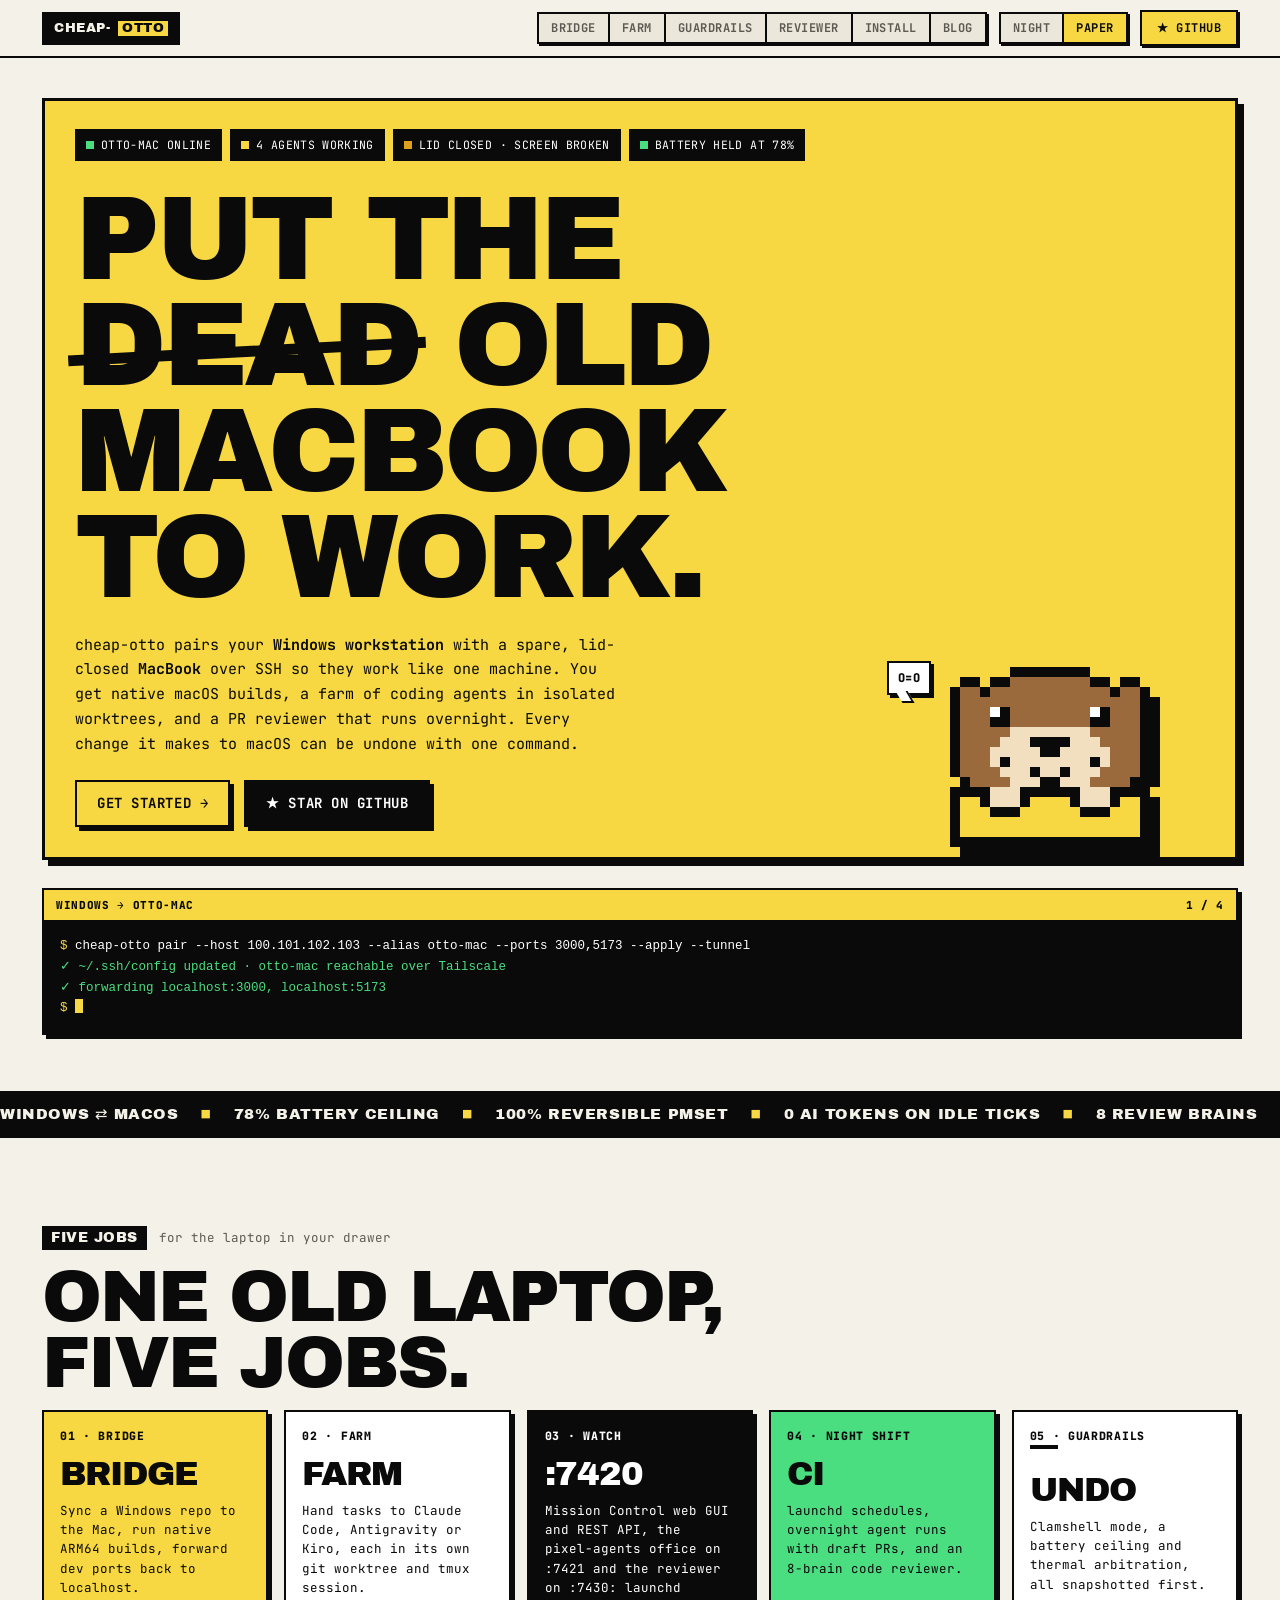
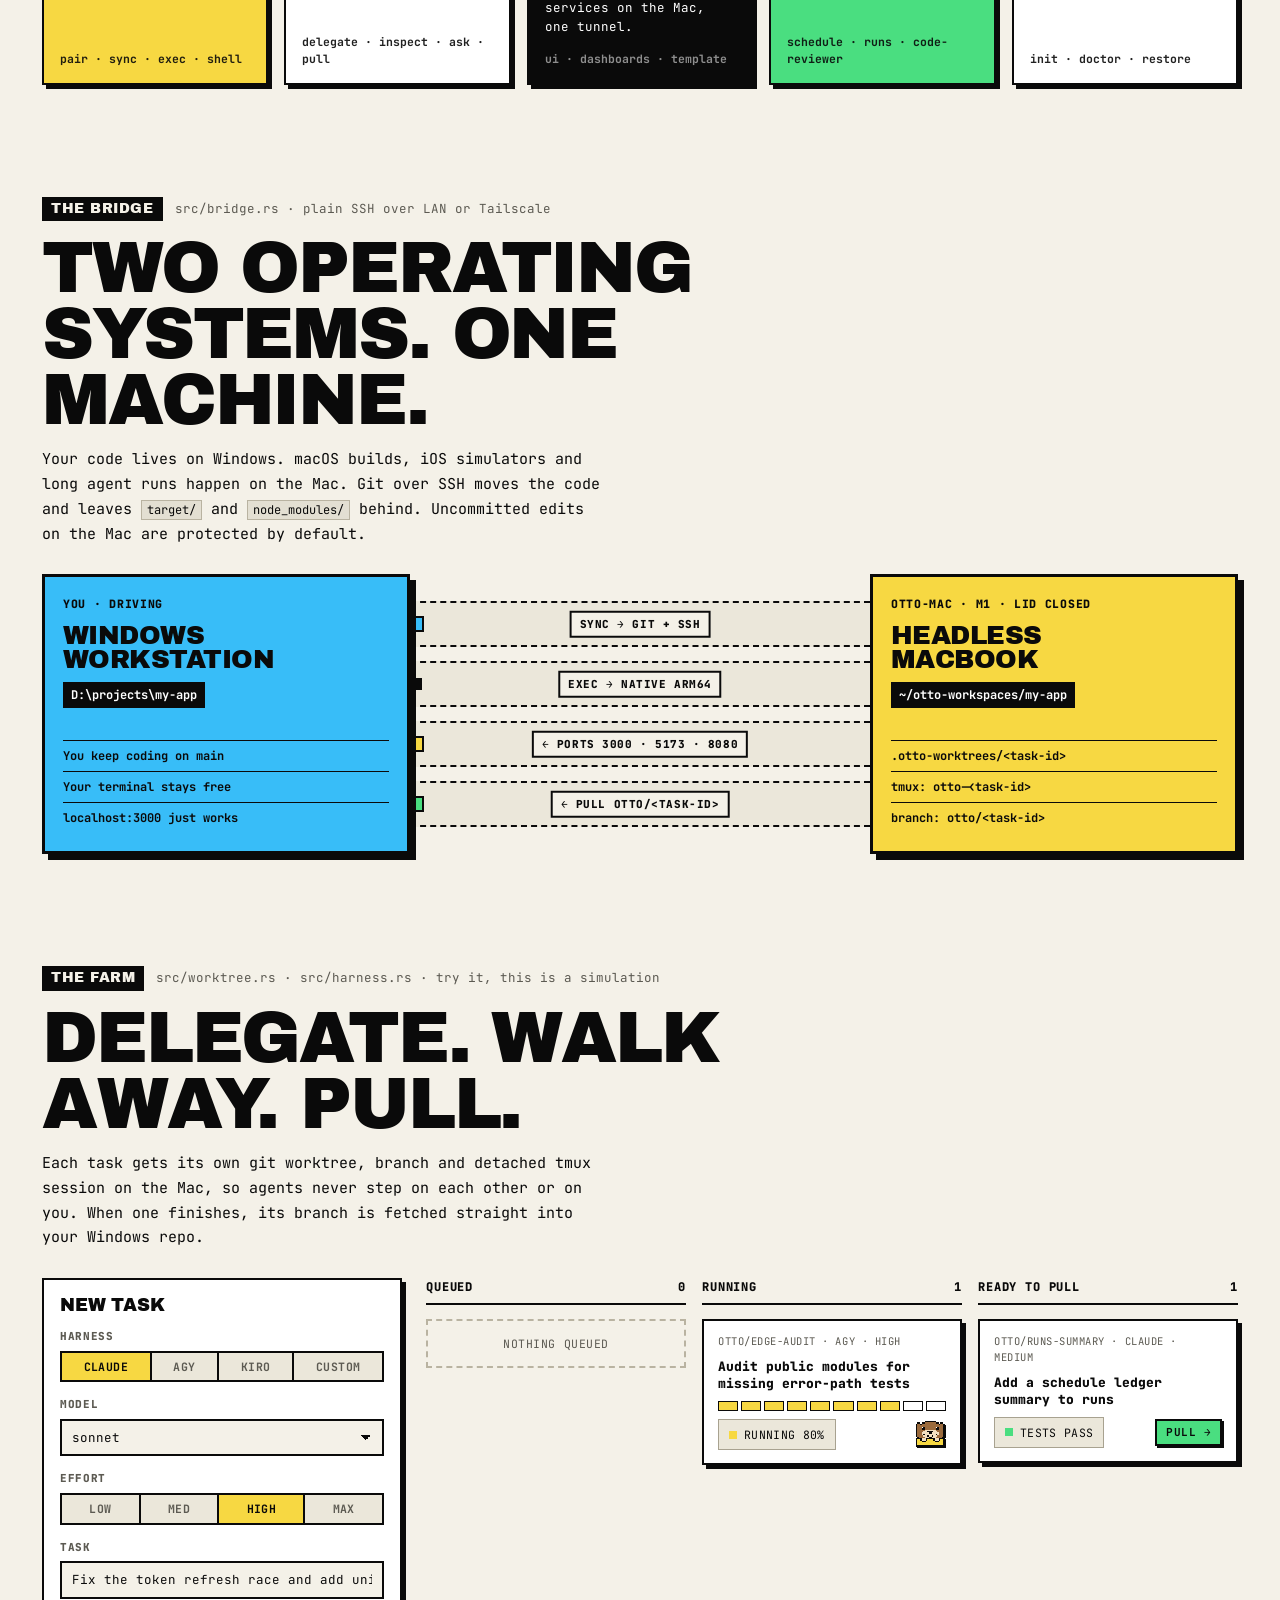
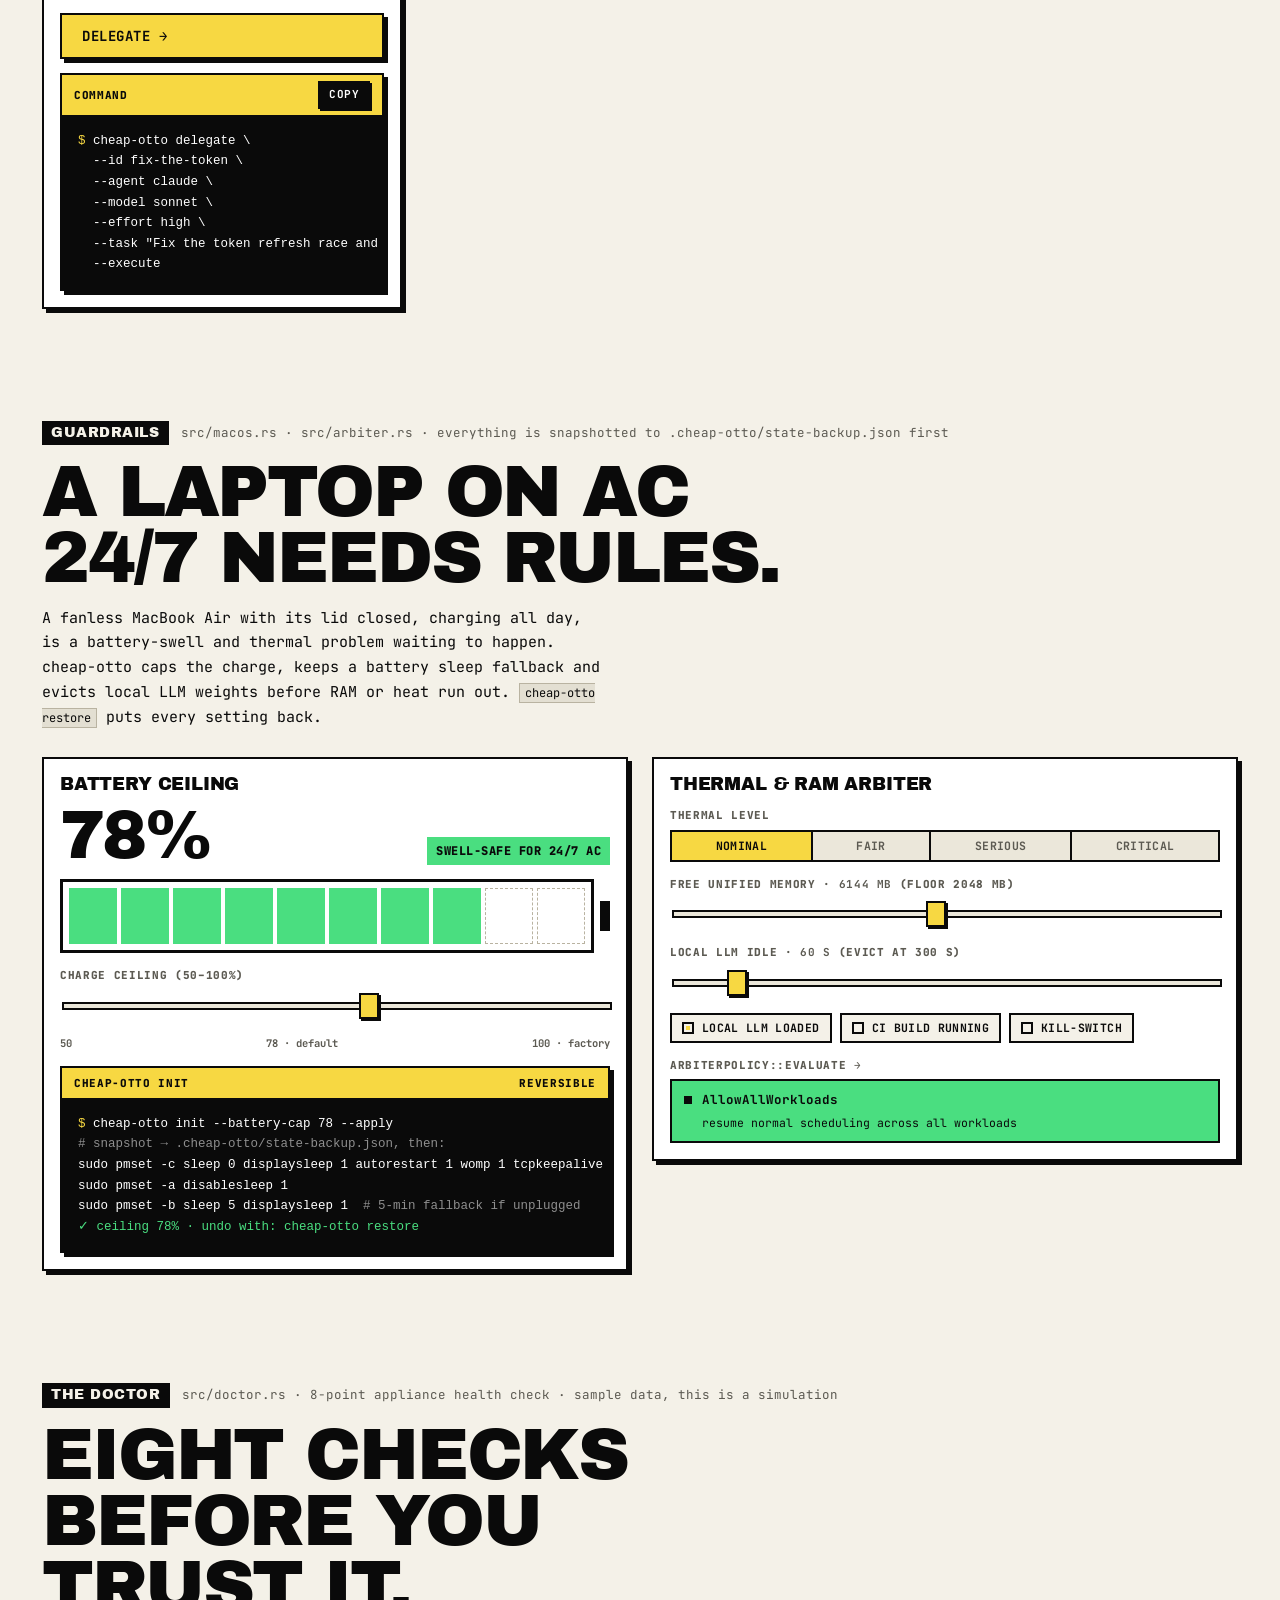
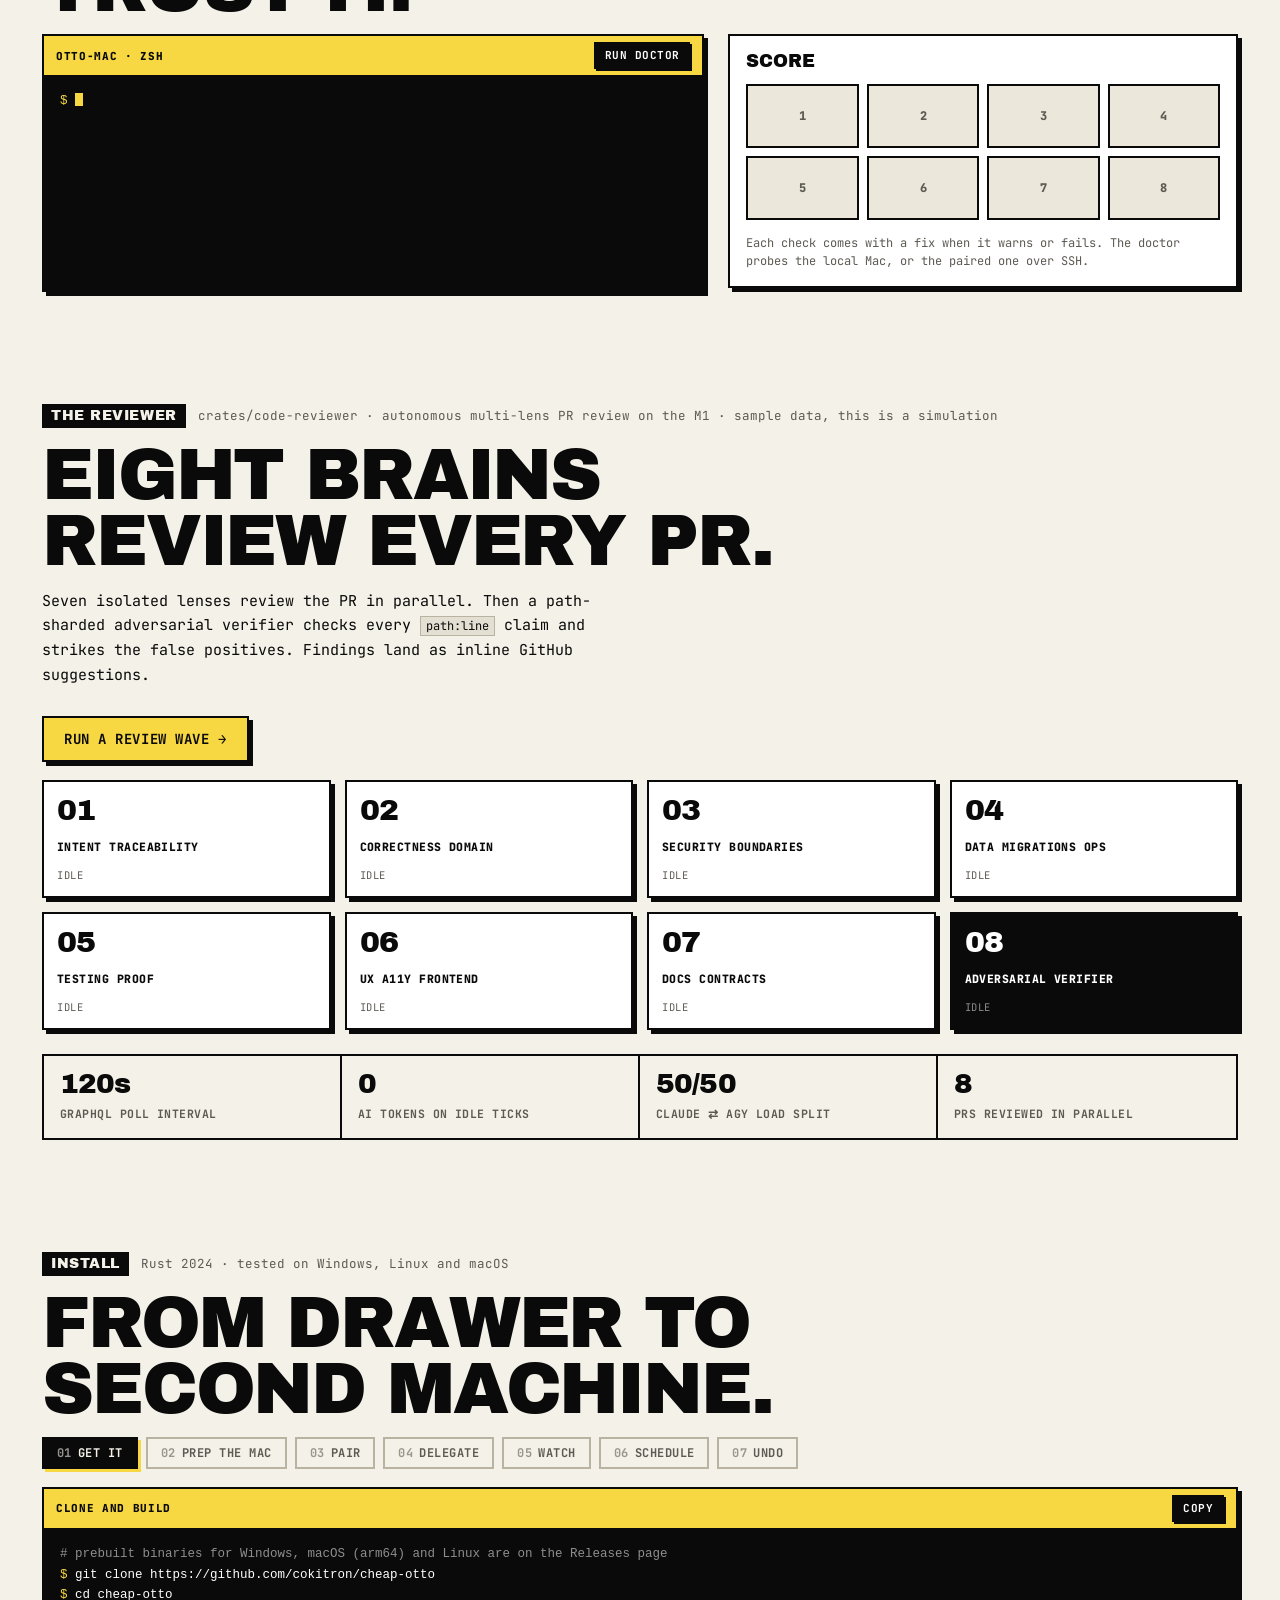
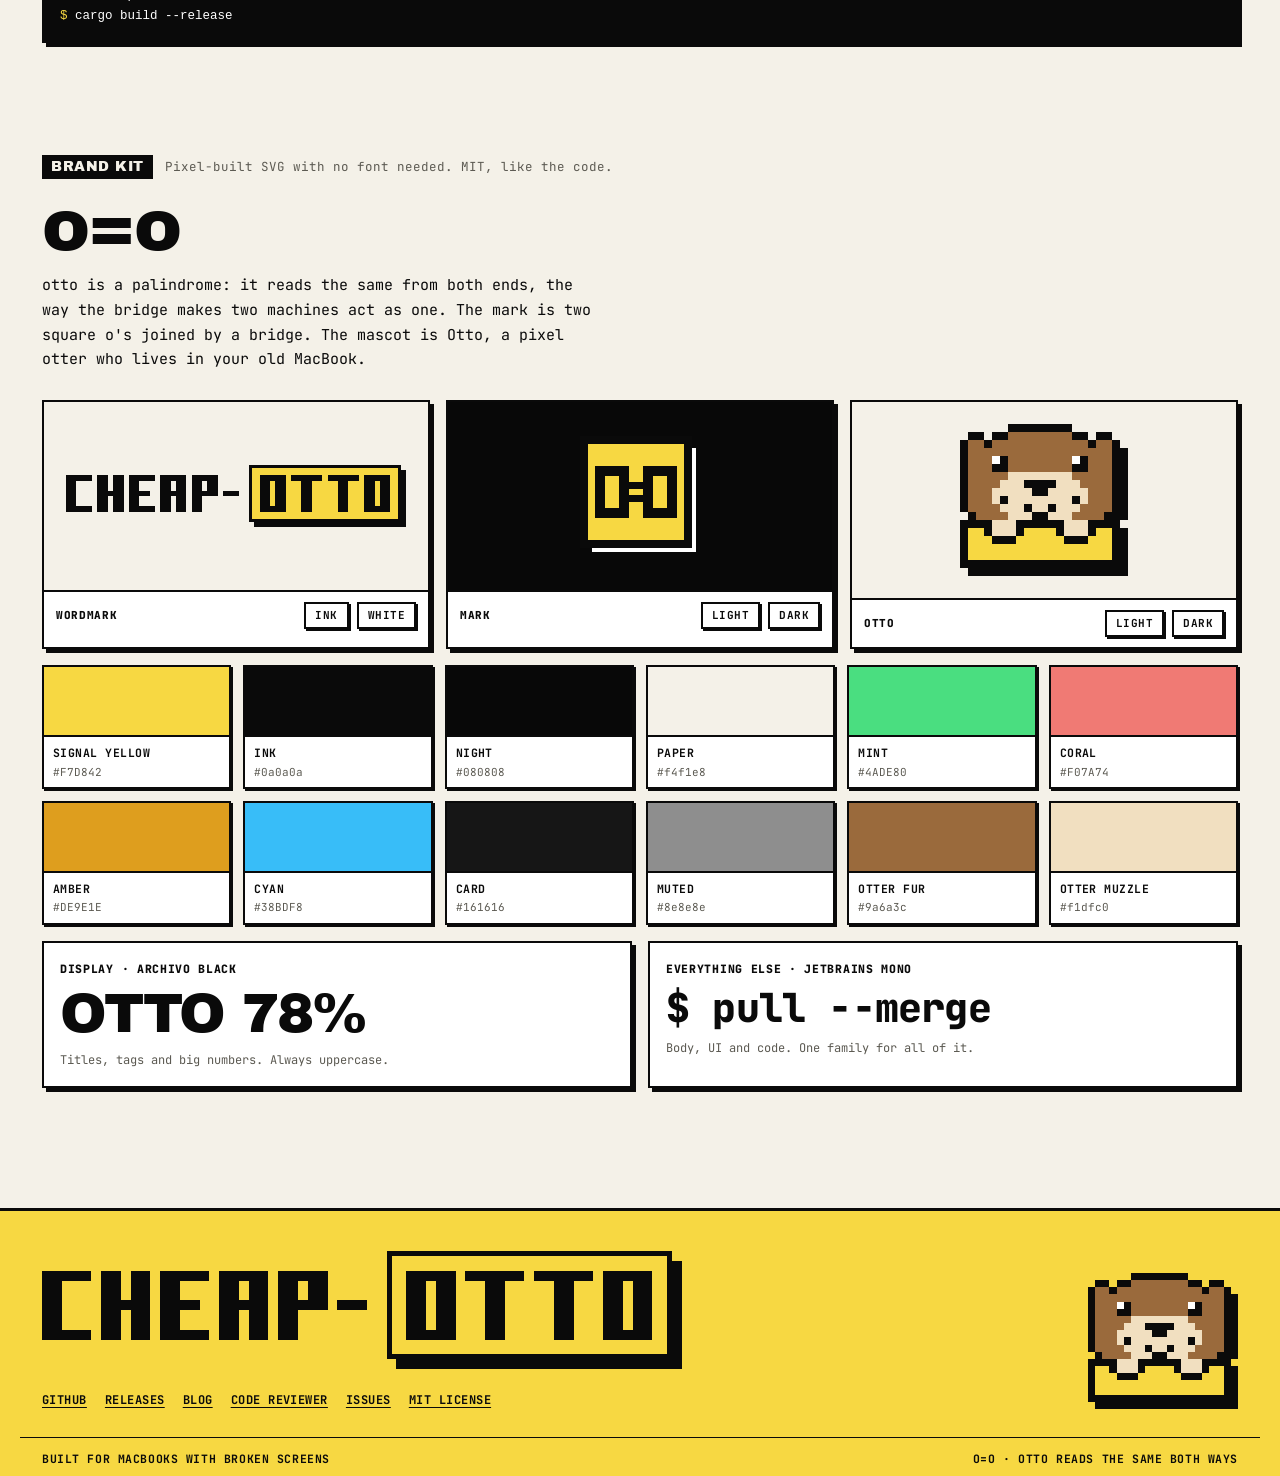
<file: docs/index.html>
<!doctype html>
<html lang="en" data-theme="night">
<head>
<meta charset="utf-8">
<meta name="viewport" content="width=device-width, initial-scale=1">
<title>cheap-otto · Put the old MacBook to work</title>
<meta name="description" content="Turn a spare, lid-closed MacBook into a cross-OS dev bridge, a parallel agent worktree farm and an overnight code reviewer for your Windows workstation. 100% reversible.">
<meta name="theme-color" content="#F7D842">
<meta property="og:title" content="cheap-otto · Put the old MacBook to work">
<meta property="og:description" content="A cross-OS dev bridge, parallel agent worktree farm and overnight code reviewer, running on the MacBook in your drawer.">
<meta property="og:image" content="https://cokitron.github.io/cheap-otto/assets/social-preview.png">
<meta property="og:url" content="https://cokitron.github.io/cheap-otto/">
<meta name="twitter:card" content="summary_large_image">
<link rel="icon" type="image/svg+xml" href="assets/otto-mark.svg">
<link rel="preconnect" href="https://fonts.googleapis.com">
<link rel="preconnect" href="https://fonts.gstatic.com" crossorigin>
<link href="https://fonts.googleapis.com/css2?family=Archivo+Black&family=JetBrains+Mono:wght@400;700;800&display=swap" rel="stylesheet">
<script>
  // Theme before paint: saved choice, else OS preference, else Night Shift.
  (function () {
    var t = null;
    try { t = localStorage.getItem('otto-theme'); } catch (e) {}
    if (t !== 'night' && t !== 'paper') {
      t = window.matchMedia && matchMedia('(prefers-color-scheme: light)').matches ? 'paper' : 'night';
    }
    document.documentElement.setAttribute('data-theme', t);
  })();
</script>
<style>
  /* ===== cheap-otto tokens (mirror of the design system's tokens.json) ===== */
  :root, [data-theme="night"] {
    --bg: #080808; --surface: #121212; --card: #161616; --card-hover: #1e1e1e; --press: #252525;
    --ink: #ffffff; --ink-dark: #0a0a0a; --on-dark: #ffffff; --muted: #8e8e8e; --muted-on-dark: #8e8e8e;
    --rule: #2c2c2c; --line-strong: #3a3a3a; --line-chip: #444444; --code-bg: #222222; --tile-dark: #171717;
    --yellow: #F7D842; --yellow-hover: #ffe159; --amber: #DE9E1E; --coral: #F07A74; --mint: #4ADE80; --cyan: #38BDF8;
    --link: #F7D842; --focus: #F7D842; --otter-fur: #9a6a3c; --otter-muzzle: #f1dfc0;
    --shadow-sm: 2px 2px 0 #ffffff; --shadow: 4px 4px 0 #ffffff; --shadow-lg: 6px 6px 0 #ffffff; --shadow-signal: 3px 3px 0 #F7D842;
    --stroke-hair: 1.5px; --stroke-2: 2px; --stroke-3: 3px; --stroke-rule: 4px;
    --font-display: "Archivo Black", "Arial Black", Impact, system-ui, sans-serif;
    --font-mono: "JetBrains Mono", "IBM Plex Mono", "SFMono-Regular", "Cascadia Mono", Menlo, Consolas, ui-monospace, monospace;
    color-scheme: dark;
  }
  [data-theme="paper"] {
    --bg: #f4f1e8; --surface: #ebe7da; --card: #ffffff; --card-hover: #faf8f2; --press: #e3dfd2;
    --ink: #0a0a0a; --muted: #5c5a52; --rule: #c9c4b4; --line-strong: #b9b3a1; --line-chip: #a8a290; --code-bg: #e3dfd2; --tile-dark: #0a0a0a;
    --link: #0a0a0a; --focus: #0a0a0a;
    --shadow-sm: 2px 2px 0 #0a0a0a; --shadow: 4px 4px 0 #0a0a0a; --shadow-lg: 6px 6px 0 #0a0a0a;
    color-scheme: light;
  }

  * { box-sizing: border-box; border-radius: 0; }
  html { scroll-behavior: smooth; scroll-padding-top: 72px; }
  @media (prefers-reduced-motion: reduce) { html { scroll-behavior: auto; } }
  body {
    margin: 0; background: var(--bg); color: var(--ink);
    font: 13px/1.5 var(--font-mono); -webkit-font-smoothing: antialiased; overflow-x: hidden;
  }
  a { color: var(--link); text-underline-offset: 3px; }
  a:hover { background: var(--yellow); color: var(--ink-dark); text-decoration: none; }
  :focus-visible { outline: 3px solid var(--focus); outline-offset: 2px; }
  code { font-family: var(--font-mono); background: var(--code-bg); border: 1px solid var(--line-strong); padding: 1px 5px; font-size: 12px; }
  img.px { image-rendering: pixelated; }
  .wrap { max-width: 1240px; margin: 0 auto; padding: 0 22px; }
  @media (max-width: 600px) { .wrap { padding: 0 16px; } }
  .sr { position: absolute; width: 1px; height: 1px; overflow: hidden; clip: rect(0 0 0 0); white-space: nowrap; }

  /* ===== atoms ===== */
  .btn {
    font: 700 12px/1.2 var(--font-mono); letter-spacing: .04em; text-transform: uppercase;
    padding: 9px 15px; border: var(--stroke-2) solid var(--ink); background: var(--yellow); color: var(--ink-dark);
    box-shadow: var(--shadow-sm); display: inline-flex; align-items: center; gap: 8px; cursor: pointer; text-decoration: none;
    transition: transform 60ms ease, box-shadow 60ms ease;
  }
  .btn:hover { background: var(--yellow-hover); color: var(--ink-dark); transform: translate(-1px,-1px); box-shadow: 3px 3px 0 var(--ink); }
  .btn:active { transform: translate(2px,2px); box-shadow: 0 0 0 var(--ink); }
  .btn.sec { background: var(--card); color: var(--ink); }
  .btn.sec:hover { background: var(--press); color: var(--ink); }
  .btn.mint { background: var(--mint); }
  .btn.big { font-size: 14px; padding: 13px 20px; box-shadow: var(--shadow); }
  .btn.big:hover { box-shadow: 5px 5px 0 var(--ink); }
  .btn.sm { font-size: 11px; padding: 5px 9px; }
  .btn:disabled { opacity: .45; cursor: not-allowed; transform: none; }
  /* buttons on yellow keep an ink-dark frame in both themes */
  .on-yellow .btn { border-color: var(--ink-dark); box-shadow: 2px 2px 0 var(--ink-dark); }
  .on-yellow .btn.big { box-shadow: 4px 4px 0 var(--ink-dark); }
  .on-yellow .btn:hover { box-shadow: 5px 5px 0 var(--ink-dark); }
  .on-yellow .btn.sec { background: var(--ink-dark); color: #fff; }
  .on-yellow .btn.sec:hover { background: #222; color: #fff; }

  .status { display: inline-flex; align-items: center; gap: 7px; padding: 6px 10px; border: var(--stroke-hair) solid var(--line-chip); background: var(--surface); color: var(--ink); font-size: 11.5px; letter-spacing: .03em; text-transform: uppercase; }
  .sq { width: 8px; height: 8px; display: inline-block; background: var(--mint); flex: none; }
  .sq.warn { background: var(--amber); } .sq.err { background: var(--coral); } .sq.idle { background: var(--muted); }
  .sq.run { background: var(--yellow); animation: blink .9s steps(2,start) infinite; }
  @keyframes blink { to { opacity: .2; } }
  .inv { display: inline-block; background: var(--ink); color: var(--bg); font-weight: 800; padding: 0 6px; line-height: 1.45; }
  .inv.y { background: var(--yellow); color: var(--ink-dark); } .inv.m { background: var(--mint); color: var(--ink-dark); }
  .inv.c { background: var(--coral); color: var(--ink-dark); } .inv.cy { background: var(--cyan); color: var(--ink-dark); }

  .sechead { display: flex; align-items: baseline; gap: 12px; flex-wrap: wrap; margin: 0 0 10px; }
  .sectag { background: var(--ink); color: var(--bg); font: 400 14px/1.3 var(--font-display); letter-spacing: .04em; padding: 3px 9px; text-transform: uppercase; }
  .secsub { color: var(--muted); font-size: 12.5px; }
  .h2 { font: 400 clamp(34px, 6vw, 72px)/.92 var(--font-display); letter-spacing: -.03em; text-transform: uppercase; margin: 14px 0 14px; max-width: 16ch; }
  .lede { font-size: 15px; line-height: 1.65; max-width: 62ch; margin: 0 0 28px; }
  section.block { padding: 88px 0 24px; }
  @media (max-width: 700px) { section.block { padding-top: 64px; } }

  .card { background: var(--card); border: var(--stroke-2) solid var(--ink); box-shadow: var(--shadow); }
  .label { font-size: 11.5px; font-weight: 800; letter-spacing: .06em; text-transform: uppercase; }

  .term { background: var(--tile-dark); color: var(--on-dark); border: var(--stroke-2) solid var(--ink); box-shadow: var(--shadow); font: 12.5px/1.65 var(--font-mono); min-width: 0; }
  .term-bar { display: flex; justify-content: space-between; align-items: center; gap: 10px; padding: 6px 12px; border-bottom: var(--stroke-2) solid var(--ink); background: var(--yellow); color: var(--ink-dark); font-weight: 800; font-size: 11px; letter-spacing: .06em; text-transform: uppercase; }
  .term-bar .btn { border-color: var(--ink-dark); box-shadow: 2px 2px 0 var(--ink-dark); background: var(--ink-dark); color: #fff; }
  .term pre { margin: 0; padding: 14px 16px; overflow-x: auto; white-space: pre; min-height: 3.3em; }
  .term .p { color: var(--yellow); } .term .c { color: var(--muted-on-dark); } .term .ok { color: var(--mint); } .term .err { color: var(--coral); } .term .w { color: var(--amber); } .term .cy { color: var(--cyan); }
  .cursor { display: inline-block; width: .6em; height: 1.1em; background: var(--yellow); vertical-align: -2px; animation: blink 1s steps(2,start) infinite; }

  /* ===== topbar ===== */
  header.top { position: sticky; top: 0; z-index: 50; background: var(--bg); border-bottom: var(--stroke-2) solid var(--ink); }
  .top-in { display: flex; align-items: center; justify-content: space-between; gap: 12px; padding: 10px 22px; max-width: 1240px; margin: 0 auto; }
  .brandmark { display: inline-flex; align-items: center; gap: 8px; background: var(--ink); color: var(--bg); font: 400 13px/1 var(--font-display); letter-spacing: .04em; padding: 7px 10px; text-transform: uppercase; text-decoration: none; border: var(--stroke-2) solid var(--ink); }
  .brandmark:hover { background: var(--ink); color: var(--bg); }
  .brandmark b { background: var(--yellow); color: var(--ink-dark); padding: 1px 4px; font-weight: 400; }
  .modenav { display: inline-flex; border: var(--stroke-2) solid var(--ink); background: var(--surface); box-shadow: var(--shadow-sm); }
  .modenav a, .modenav button { border: 0; border-right: var(--stroke-2) solid var(--ink); background: transparent; color: var(--muted); padding: 7px 12px; font: 700 12px/1.2 var(--font-mono); letter-spacing: .04em; text-transform: uppercase; text-decoration: none; cursor: pointer; }
  .modenav > :last-child { border-right: 0; }
  .modenav a:hover, .modenav button:hover { background: var(--press); color: var(--ink); }
  .modenav .on { background: var(--yellow); color: var(--ink-dark); }
  .top-nav { display: flex; gap: 12px; align-items: center; }
  @media (max-width: 980px) { .top-nav .modenav.sections { display: none; } }
  @media (max-width: 520px) { .top-in { padding: 10px 16px; } .gh-txt { display: none; } }

  /* ===== hero ===== */
  .hero { padding: 40px 0 0; }
  .hero-slab { position: relative; background: var(--yellow); color: var(--ink-dark); border: var(--stroke-3) solid var(--ink); box-shadow: var(--shadow-lg); padding: 28px 30px 0; overflow: hidden; }
  .hero-chips { display: flex; flex-wrap: wrap; gap: 8px; margin-bottom: 26px; }
  .hero-chips .status { background: var(--ink-dark); color: #fff; border-color: var(--ink-dark); }
  .hero-grid { display: grid; grid-template-columns: minmax(0, 1fr) 300px; gap: 24px; align-items: end; }
  .hero h1 { margin: 0; font: 400 clamp(46px, 9.2vw, 124px)/.9 var(--font-display); letter-spacing: -.035em; text-transform: uppercase; }
  .hero h1 .strike { position: relative; white-space: nowrap; }
  .hero h1 .strike::after { content: ""; position: absolute; left: -2%; right: -2%; top: 50%; height: .09em; background: var(--ink-dark); transform: rotate(-3deg); }
  .hero-lede { font-size: 15px; line-height: 1.65; max-width: 60ch; margin: 22px 0 24px; font-weight: 400; }
  .hero-cta { display: flex; flex-wrap: wrap; gap: 14px; margin-bottom: 30px; }
  .hero-art { position: relative; align-self: end; display: flex; flex-direction: column; align-items: center; }
  .hero-art img { width: 210px; height: auto; display: block; animation: peek 2.4s steps(1) infinite; }
  @keyframes peek { 0%, 70% { transform: translateY(0); } 72%, 86% { transform: translateY(-10px); } 88% { transform: translateY(0); } }
  .bubble { position: absolute; top: -6px; left: -18px; background: #fff; color: var(--ink-dark); border: var(--stroke-2) solid var(--ink-dark); box-shadow: 3px 3px 0 var(--ink-dark); font-weight: 800; font-size: 12px; padding: 6px 9px; text-transform: uppercase; letter-spacing: .04em; }
  .bubble::after { content: ""; position: absolute; right: 18px; bottom: -10px; width: 10px; height: 10px; background: #fff; border-right: var(--stroke-2) solid var(--ink-dark); border-bottom: var(--stroke-2) solid var(--ink-dark); transform: skewX(30deg); }
  .hero-floor { height: 0; }
  @media (max-width: 820px) {
    .hero-grid { grid-template-columns: 1fr; }
    .hero-art { align-items: flex-start; }
    .hero-art img { width: 160px; }
    .bubble { left: 150px; top: 10px; }
    .bubble::after { left: -8px; right: auto; bottom: 10px; transform: skewY(30deg) rotate(90deg); }
    .hero-slab { padding: 22px 18px 0; }
  }
  @media (prefers-reduced-motion: reduce) { .hero-art img, .sq.run, .cursor { animation: none; } }

  .hero-term { margin: 28px 0 0; }
  .hero-term pre { min-height: 8.6em; }

  /* ===== ticker ===== */
  .ticker { margin-top: 56px; border-top: var(--stroke-2) solid var(--ink); border-bottom: var(--stroke-2) solid var(--ink); background: var(--ink); color: var(--bg); overflow: hidden; }
  .ticker-track { display: flex; width: max-content; animation: tick 48s linear infinite; }
  .ticker span { font: 400 15px/1 var(--font-display); letter-spacing: .04em; text-transform: uppercase; padding: 14px 0; white-space: nowrap; }
  .ticker span::after { content: "■"; color: var(--yellow); margin: 0 22px; font-size: 11px; vertical-align: 2px; }
  [data-theme="paper"] .ticker span::after { color: var(--yellow); }
  @keyframes tick { to { transform: translateX(-50%); } }
  @media (prefers-reduced-motion: reduce) { .ticker-track { animation: none; flex-wrap: wrap; width: auto; } }

  /* ===== bridge ===== */
  .bridge { display: grid; grid-template-columns: minmax(0, 1fr) minmax(0, 1.25fr) minmax(0, 1fr); gap: 0; align-items: stretch; }
  .machine { padding: 18px; border: var(--stroke-3) solid var(--ink); box-shadow: var(--shadow-lg); color: var(--ink-dark); display: flex; flex-direction: column; gap: 10px; min-height: 280px; position: relative; z-index: 1; }
  .machine.win { background: var(--cyan); }
  .machine.mac { background: var(--yellow); }
  .machine h3 { margin: 0; font: 400 26px/.95 var(--font-display); text-transform: uppercase; letter-spacing: -.02em; }
  .machine .path { font-weight: 700; font-size: 12px; background: var(--ink-dark); color: #fff; padding: 4px 8px; align-self: flex-start; max-width: 100%; overflow-wrap: anywhere; }
  .machine ul { margin: auto 0 0; padding: 0; list-style: none; font-size: 12px; font-weight: 700; }
  .machine li { border-top: var(--stroke-hair) solid var(--ink-dark); padding: 6px 0; }
  .lanes { display: flex; flex-direction: column; justify-content: center; gap: 14px; padding: 14px 0; }
  .lane { position: relative; height: 46px; border-top: var(--stroke-2) dashed var(--ink); border-bottom: var(--stroke-2) dashed var(--ink); background: var(--surface); overflow: hidden; }
  .lane-label { position: absolute; left: 50%; top: 50%; transform: translate(-50%, -50%); background: var(--bg); border: var(--stroke-2) solid var(--ink); padding: 3px 8px; font-size: 11px; font-weight: 800; letter-spacing: .05em; text-transform: uppercase; z-index: 2; white-space: nowrap; }
  .pkt { position: absolute; top: 50%; width: 12px; height: 12px; margin-top: -6px; background: var(--ink); animation: ltr 2.6s linear infinite; }
  .lane.rtl .pkt { animation-name: rtl; }
  .pkt.y { background: var(--yellow); outline: 2px solid var(--ink-dark); } .pkt.cy { background: var(--cyan); outline: 2px solid var(--ink-dark); } .pkt.m { background: var(--mint); outline: 2px solid var(--ink-dark); }
  @keyframes ltr { from { left: -14px; } to { left: 100%; } }
  @keyframes rtl { from { left: 100%; } to { left: -14px; } }
  @media (prefers-reduced-motion: reduce) { .pkt { animation: none; left: 20%; } .pkt:nth-child(3) { left: 70%; } }
  @media (max-width: 860px) {
    .bridge { grid-template-columns: 1fr; }
    .machine { min-height: 0; }
    .lanes { padding: 10px 0; }
  }

  /* ===== jobs (vitals) ===== */
  .vitals { display: grid; grid-template-columns: repeat(5, minmax(0, 1fr)); gap: 16px; }
  @media (max-width: 1100px) { .vitals { grid-template-columns: repeat(3, minmax(0, 1fr)); } }
  @media (max-width: 640px) { .vitals { grid-template-columns: 1fr; } }
  .vital { border: var(--stroke-2) solid var(--ink); box-shadow: var(--shadow); padding: 15px 16px; min-height: 230px; display: flex; flex-direction: column; background: var(--card); color: var(--ink); text-decoration: none; transition: transform 70ms ease, box-shadow 70ms ease; }
  a.vital:hover { transform: translate(-2px,-2px); box-shadow: 6px 6px 0 var(--ink); background: var(--card-hover); color: var(--ink); }
  .vital.y { background: var(--yellow); color: var(--ink-dark); } a.vital.y:hover { background: var(--yellow-hover); color: var(--ink-dark); }
  .vital.m { background: var(--mint); color: var(--ink-dark); } a.vital.m:hover { background: var(--mint); color: var(--ink-dark); }
  .vital.d { background: var(--tile-dark); color: var(--on-dark); } a.vital.d:hover { background: var(--tile-dark); color: var(--on-dark); }
  .vital-val { font: 400 34px/1 var(--font-display); letter-spacing: -.03em; margin: 12px 0 10px; text-transform: uppercase; overflow-wrap: anywhere; }
  .vital-dash { width: 28px; height: var(--stroke-rule); background: currentColor; margin: 0 0 12px; }
  .vital p { margin: 0 0 14px; font-size: 12.5px; line-height: 1.55; }
  .vital .cmds { margin-top: auto; font-size: 11.5px; font-weight: 700; opacity: .9; }
  .vital.d .cmds { color: var(--muted-on-dark); opacity: 1; }

  /* ===== farm ===== */
  .farm { display: grid; grid-template-columns: 360px minmax(0, 1fr); gap: 24px; align-items: start; }
  .farm > *, .guard > *, .doctor > *, .board > * { min-width: 0; }
  @media (max-width: 960px) { .farm { grid-template-columns: 1fr; } }
  .panel { padding: 16px; display: flex; flex-direction: column; gap: 14px; }
  .panel h3 { margin: 0; font: 400 18px/1 var(--font-display); text-transform: uppercase; letter-spacing: -.01em; }
  .field { display: flex; flex-direction: column; gap: 6px; }
  .field > span { font-size: 11px; font-weight: 800; letter-spacing: .06em; text-transform: uppercase; color: var(--muted); }
  .seg { display: flex; flex-wrap: wrap; border: var(--stroke-2) solid var(--ink); background: var(--surface); }
  .seg button { flex: 1 1 auto; border: 0; border-right: var(--stroke-2) solid var(--ink); background: transparent; color: var(--muted); padding: 7px 8px; font: 700 11.5px/1.2 var(--font-mono); text-transform: uppercase; letter-spacing: .03em; cursor: pointer; }
  .seg button:last-child { border-right: 0; }
  .seg button:hover { background: var(--press); color: var(--ink); }
  .seg button[aria-pressed="true"] { background: var(--yellow); color: var(--ink-dark); }
  input[type=text], select { width: 100%; background: var(--bg); color: var(--ink); border: var(--stroke-2) solid var(--ink); padding: 8px 10px; font: 12.5px/1.4 var(--font-mono); }
  select { appearance: none; background-image: linear-gradient(45deg, transparent 50%, var(--ink) 50%), linear-gradient(135deg, var(--ink) 50%, transparent 50%); background-position: calc(100% - 16px) 50%, calc(100% - 11px) 50%; background-size: 5px 5px; background-repeat: no-repeat; }
  .board { display: grid; grid-template-columns: repeat(3, minmax(0, 1fr)); gap: 16px; }
  @media (max-width: 700px) { .board { grid-template-columns: 1fr; } }
  .col-head { display: flex; justify-content: space-between; align-items: baseline; border-bottom: var(--stroke-2) solid var(--ink); padding-bottom: 7px; margin-bottom: 14px; font-size: 12px; font-weight: 800; letter-spacing: .07em; text-transform: uppercase; }
  .col-stack { display: flex; flex-direction: column; gap: 14px; min-height: 120px; }
  .col-empty { border: var(--stroke-2) dashed var(--line-strong); color: var(--muted); padding: 14px; font-size: 11.5px; text-transform: uppercase; letter-spacing: .05em; text-align: center; }
  .ticket { background: var(--card); border: var(--stroke-2) solid var(--ink); box-shadow: var(--shadow); padding: 13px 14px; display: flex; flex-direction: column; gap: 8px; animation: drop 160ms steps(3) both; }
  @keyframes drop { from { transform: translate(-6px, -6px); box-shadow: 10px 10px 0 var(--ink); } }
  .ticket-meta { color: var(--muted); font-size: 10.5px; text-transform: uppercase; letter-spacing: .05em; overflow-wrap: anywhere; }
  .ticket-title { font-weight: 800; font-size: 13px; line-height: 1.35; overflow-wrap: anywhere; }
  .bar { display: flex; gap: 3px; }
  .bar i { flex: 1; height: 10px; border: var(--stroke-hair) solid var(--ink); background: transparent; }
  .bar i.f { background: var(--yellow); }
  .ticket .row { display: flex; align-items: center; justify-content: space-between; gap: 8px; flex-wrap: wrap; }
  .mini-otter { width: 30px; height: auto; animation: bob .5s steps(2) infinite; }
  @keyframes bob { 50% { transform: translateY(-2px); } }

  /* ===== guardrails ===== */
  .guard { display: grid; grid-template-columns: repeat(2, minmax(0, 1fr)); gap: 24px; align-items: start; }
  @media (max-width: 900px) { .guard { grid-template-columns: 1fr; } }
  .battery { display: flex; align-items: center; gap: 6px; }
  .batt-body { flex: 1; display: grid; grid-template-columns: repeat(10, 1fr); gap: 4px; padding: 6px; border: var(--stroke-3) solid var(--ink); height: 74px; }
  .batt-body i { background: transparent; border: var(--stroke-hair) dashed var(--line-strong); }
  .batt-body i.f { border: 0; background: var(--mint); }
  .batt-body.amber i.f { background: var(--amber); } .batt-body.coral i.f { background: var(--coral); }
  .batt-cap { width: 10px; height: 30px; background: var(--ink); }
  .readout { display: flex; align-items: flex-end; justify-content: space-between; gap: 12px; flex-wrap: wrap; }
  .readout .num { font: 400 68px/.85 var(--font-display); letter-spacing: -.04em; }
  .verdict { font-weight: 800; text-transform: uppercase; letter-spacing: .04em; font-size: 12px; padding: 5px 9px; color: var(--ink-dark); background: var(--mint); }
  .verdict.amber { background: var(--amber); } .verdict.coral { background: var(--coral); }
  input[type=range] { width: 100%; appearance: none; height: 28px; background: transparent; cursor: pointer; }
  input[type=range]::-webkit-slider-runnable-track { height: 8px; background: var(--surface); border: var(--stroke-2) solid var(--ink); }
  input[type=range]::-moz-range-track { height: 8px; background: var(--surface); border: var(--stroke-2) solid var(--ink); }
  input[type=range]::-webkit-slider-thumb { appearance: none; width: 20px; height: 26px; margin-top: -11px; background: var(--yellow); border: var(--stroke-2) solid var(--ink); box-shadow: var(--shadow-sm); }
  input[type=range]::-moz-range-thumb { width: 18px; height: 24px; background: var(--yellow); border: var(--stroke-2) solid var(--ink); border-radius: 0; box-shadow: var(--shadow-sm); }
  .scale { display: flex; justify-content: space-between; color: var(--muted); font-size: 10.5px; font-weight: 700; }
  .toggles { display: flex; flex-wrap: wrap; gap: 8px; }
  .toggle { display: inline-flex; align-items: center; gap: 8px; border: var(--stroke-2) solid var(--ink); background: var(--bg); padding: 6px 10px; font: 700 11.5px/1.2 var(--font-mono); text-transform: uppercase; letter-spacing: .03em; color: var(--ink); cursor: pointer; }
  .toggle .box { width: 12px; height: 12px; border: var(--stroke-2) solid var(--ink); }
  .toggle[aria-pressed="true"] .box { background: var(--yellow); box-shadow: inset 0 0 0 2px var(--bg); }
  .actions { display: flex; flex-direction: column; gap: 8px; }
  .action { border: var(--stroke-2) solid var(--ink); padding: 10px 12px; display: grid; grid-template-columns: auto 1fr; gap: 4px 10px; align-items: center; background: var(--card); }
  .action b { font-size: 12.5px; }
  .action small { grid-column: 2; color: var(--muted); font-size: 11.5px; }
  .action.allow { background: var(--mint); color: var(--ink-dark); } .action.allow small { color: var(--ink-dark); }
  .action.evict { background: var(--coral); color: var(--ink-dark); } .action.evict small { color: var(--ink-dark); }
  .action.pause { background: var(--amber); color: var(--ink-dark); } .action.pause small { color: var(--ink-dark); }
  .action .sq { background: var(--ink-dark); }

  /* ===== doctor ===== */
  .doctor { display: grid; grid-template-columns: minmax(0, 1.3fr) minmax(0, 1fr); gap: 24px; align-items: start; }
  @media (max-width: 900px) { .doctor { grid-template-columns: 1fr; } }
  .doctor .term pre { min-height: 17em; }
  .score { display: grid; grid-template-columns: repeat(4, 1fr); gap: 8px; }
  .score i { height: 64px; border: var(--stroke-2) solid var(--ink); background: var(--surface); display: grid; place-items: center; font-style: normal; font-weight: 800; font-size: 12px; color: var(--muted); }
  .score i.pass { background: var(--mint); color: var(--ink-dark); } .score i.warn { background: var(--amber); color: var(--ink-dark); }

  /* ===== reviewer ===== */
  .brains { display: grid; grid-template-columns: repeat(4, minmax(0, 1fr)); gap: 14px; }
  @media (max-width: 900px) { .brains { grid-template-columns: repeat(2, minmax(0, 1fr)); } }
  .brain { border: var(--stroke-2) solid var(--ink); background: var(--card); box-shadow: var(--shadow); padding: 13px; min-height: 118px; display: flex; flex-direction: column; justify-content: space-between; gap: 10px; }
  .brain .n { font: 400 30px/1 var(--font-display); letter-spacing: -.03em; }
  .brain .t { font-size: 11.5px; font-weight: 800; text-transform: uppercase; letter-spacing: .04em; overflow-wrap: anywhere; }
  .brain .s { font-size: 10.5px; color: var(--muted); text-transform: uppercase; letter-spacing: .05em; }
  .brain.run { background: var(--yellow); color: var(--ink-dark); } .brain.run .s { color: var(--ink-dark); }
  .brain.done { background: var(--mint); color: var(--ink-dark); } .brain.done .s { color: var(--ink-dark); }
  .brain.verifier { background: var(--tile-dark); color: var(--on-dark); grid-column: span 1; }
  .brain.verifier .s { color: var(--muted-on-dark); }
  .brain.verifier.run { background: var(--coral); color: var(--ink-dark); } .brain.verifier.run .s { color: var(--ink-dark); }
  .brain.verifier.done { background: var(--mint); color: var(--ink-dark); } .brain.verifier.done .s { color: var(--ink-dark); }
  .facts { display: grid; grid-template-columns: repeat(4, minmax(0, 1fr)); gap: 0; border: var(--stroke-2) solid var(--ink); margin-top: 24px; }
  @media (max-width: 800px) { .facts { grid-template-columns: repeat(2, minmax(0, 1fr)); } }
  .fact { padding: 14px 16px; border-right: var(--stroke-2) solid var(--ink); }
  .fact:last-child { border-right: 0; }
  @media (max-width: 800px) { .fact:nth-child(2) { border-right: 0; } .fact:nth-child(-n+2) { border-bottom: var(--stroke-2) solid var(--ink); } }
  .fact b { display: block; font: 400 28px/1 var(--font-display); letter-spacing: -.03em; margin-bottom: 6px; }
  .fact span { color: var(--muted); font-size: 11.5px; text-transform: uppercase; letter-spacing: .04em; font-weight: 700; }

  /* ===== quickstart ===== */
  .tabs { display: flex; gap: 8px; flex-wrap: wrap; margin-bottom: 18px; }
  .tabs button { background: var(--bg); color: var(--muted); border: var(--stroke-2) solid var(--line-strong); padding: 7px 13px; font: 700 12px/1.2 var(--font-mono); letter-spacing: .04em; text-transform: uppercase; cursor: pointer; }
  .tabs button:hover { border-color: var(--ink); color: var(--ink); }
  .tabs button[aria-selected="true"] { background: var(--ink); color: var(--bg); border-color: var(--ink); box-shadow: var(--shadow-signal); }
  .tabs .n { opacity: .6; margin-right: 6px; }

  /* ===== brand kit ===== */
  .kit { display: grid; grid-template-columns: repeat(3, minmax(0, 1fr)); gap: 16px; }
  @media (max-width: 900px) { .kit { grid-template-columns: 1fr; } }
  .kit-tile { padding: 0; display: flex; flex-direction: column; }
  .kit-art { min-height: 190px; display: grid; place-items: center; padding: 22px; border-bottom: var(--stroke-2) solid var(--ink); }
  .kit-art.light { background: #f4f1e8; } .kit-art.dark { background: #080808; }
  .kit-art img { max-width: 100%; height: auto; }
  .kit-foot { display: flex; justify-content: space-between; align-items: center; gap: 8px; padding: 10px 12px; flex-wrap: wrap; }
  .kit-foot .label { font-size: 11px; }
  .swatches { display: grid; grid-template-columns: repeat(6, minmax(0, 1fr)); gap: 12px; margin-top: 16px; }
  @media (max-width: 760px) { .swatches { grid-template-columns: repeat(3, minmax(0, 1fr)); } }
  .swatch { border: var(--stroke-2) solid var(--ink); box-shadow: var(--shadow-sm); background: var(--card); color: var(--ink); padding: 0; text-align: left; cursor: pointer; font: inherit; }
  .swatch:hover { transform: translate(-1px,-1px); box-shadow: 3px 3px 0 var(--ink); }
  .swatch .chip { height: 70px; border-bottom: var(--stroke-2) solid var(--ink); }
  .swatch .meta { padding: 7px 9px; display: flex; flex-direction: column; gap: 2px; }
  .swatch .meta b { font-size: 11.5px; text-transform: uppercase; letter-spacing: .04em; }
  .swatch .meta span { font-size: 11px; color: var(--muted); }
  .type-row { display: grid; grid-template-columns: repeat(2, minmax(0, 1fr)); gap: 16px; margin-top: 16px; }
  @media (max-width: 760px) { .type-row { grid-template-columns: 1fr; } }
  .type-card { padding: 16px; }
  .type-card .big { font: 400 56px/1 var(--font-display); letter-spacing: -.03em; margin: 8px 0; overflow-wrap: anywhere; }
  .type-card .big.mono { font: 800 40px/1.1 var(--font-mono); letter-spacing: -.02em; }

  /* ===== footer ===== */
  footer { margin-top: 96px; background: var(--yellow); color: var(--ink-dark); border-top: var(--stroke-3) solid var(--ink); }
  .foot-in { display: grid; grid-template-columns: minmax(0, 1fr) auto; gap: 24px; align-items: end; padding: 40px 22px 28px; max-width: 1240px; margin: 0 auto; }
  .foot-word { width: min(100%, 640px); height: auto; display: block; }
  .foot-links { display: flex; flex-wrap: wrap; gap: 8px 18px; margin-top: 22px; font-weight: 700; font-size: 12px; text-transform: uppercase; letter-spacing: .04em; }
  .foot-links a { color: var(--ink-dark); }
  .foot-links a:hover { background: var(--ink-dark); color: var(--yellow); }
  .foot-otter { width: 150px; height: auto; }
  .colophon { border-top: var(--stroke-hair) solid var(--ink-dark); padding: 12px 22px; font-size: 11.5px; font-weight: 700; text-transform: uppercase; letter-spacing: .05em; display: flex; justify-content: space-between; gap: 12px; flex-wrap: wrap; max-width: 1240px; margin: 0 auto; }
  @media (max-width: 640px) { .foot-in { grid-template-columns: 1fr; } .foot-otter { width: 110px; } }

  .toast { position: fixed; left: 50%; bottom: 22px; transform: translate(-50%, calc(100% + 40px)); visibility: hidden; background: var(--ink); color: var(--bg); border: var(--stroke-2) solid var(--ink); box-shadow: var(--shadow-signal); padding: 9px 14px; font-weight: 800; font-size: 12px; text-transform: uppercase; letter-spacing: .05em; z-index: 80; transition: transform 120ms steps(3), visibility 0s 120ms; }
  .toast.show { transform: translate(-50%, 0); visibility: visible; transition: transform 120ms steps(3); }
</style>
</head>
<body>

<header class="top">
  <div class="top-in">
    <a class="brandmark" href="#top" aria-label="cheap-otto home">cheap-<b>otto</b></a>
    <div class="top-nav">
      <nav class="modenav sections" aria-label="Sections">
        <a href="#bridge">Bridge</a><a href="#farm">Farm</a><a href="#guardrails">Guardrails</a><a href="#reviewer">Reviewer</a><a href="#install">Install</a><a href="blog/">Blog</a>
      </nav>
      <div class="modenav" role="group" aria-label="Theme">
        <button type="button" data-theme-btn="night">Night</button><button type="button" data-theme-btn="paper">Paper</button>
      </div>
      <a class="btn" href="https://github.com/cokitron/cheap-otto">★ <span class="gh-txt">GitHub</span></a>
    </div>
  </div>
</header>

<main id="top">
  <!-- ================= HERO ================= -->
  <section class="hero">
    <div class="wrap">
      <div class="hero-slab on-yellow">
        <div class="hero-chips">
          <span class="status"><i class="sq"></i>otto-mac online</span>
          <span class="status"><i class="sq run"></i>4 agents working</span>
          <span class="status"><i class="sq warn"></i>Lid closed · screen broken</span>
          <span class="status"><i class="sq"></i>Battery held at 78%</span>
        </div>
        <div class="hero-grid">
          <div>
            <h1>Put the <span class="strike">dead</span> old MacBook to work.</h1>
            <p class="hero-lede">cheap-otto pairs your <b>Windows workstation</b> with a spare, lid-closed <b>MacBook</b> over SSH so they work like one machine. You get native macOS builds, a farm of coding agents in isolated worktrees, and a PR reviewer that runs overnight. Every change it makes to macOS can be undone with one command.</p>
            <div class="hero-cta">
              <a class="btn big" href="#install">Get started →</a>
              <a class="btn big sec" href="https://github.com/cokitron/cheap-otto">★ Star on GitHub</a>
            </div>
          </div>
          <div class="hero-art" aria-hidden="true">
            <span class="bubble">o=o</span>
            <img class="px" src="assets/otto-pixel.svg" alt="" width="210" height="190">
          </div>
        </div>
      </div>

      <div class="term hero-term" role="region" aria-label="Example session">
        <div class="term-bar"><span>windows → otto-mac</span><span id="typer-step">1 / 4</span></div>
        <pre id="typer" aria-live="off"></pre>
      </div>
    </div>

    <div class="ticker" aria-hidden="true">
      <div class="ticker-track" id="ticker"></div>
    </div>
  </section>

  <!-- ================= JOBS ================= -->
  <section class="block" id="jobs">
    <div class="wrap">
      <div class="sechead"><span class="sectag">Five jobs</span><span class="secsub">for the laptop in your drawer</span></div>
      <h2 class="h2">One old laptop, five jobs.</h2>
      <div class="vitals">
        <a class="vital y" href="#bridge"><span class="label">01 · bridge</span><span class="vital-val">Bridge</span><p>Sync a Windows repo to the Mac, run native ARM64 builds, forward dev ports back to localhost.</p><span class="cmds">pair · sync · exec · shell</span></a>
        <a class="vital" href="#farm"><span class="label">02 · farm</span><span class="vital-val">Farm</span><p>Hand tasks to Claude Code, Antigravity or Kiro, each in its own git worktree and tmux session.</p><span class="cmds">delegate · inspect · ask · pull</span></a>
        <a class="vital d" href="#farm"><span class="label">03 · watch</span><span class="vital-val">:7420</span><p>Mission Control web GUI and REST API, the pixel-agents office on :7421 and the reviewer on :7430: launchd services on the Mac, one tunnel.</p><span class="cmds">ui · dashboards · template</span></a>
        <a class="vital m" href="#reviewer"><span class="label">04 · night shift</span><span class="vital-val">CI</span><p>launchd schedules, overnight agent runs with draft PRs, and an 8-brain code reviewer.</p><span class="cmds">schedule · runs · code-reviewer</span></a>
        <a class="vital" href="#guardrails"><span class="label">05 · guardrails</span><span class="vital-dash" aria-hidden="true"></span><span class="vital-val">Undo</span><p>Clamshell mode, a battery ceiling and thermal arbitration, all snapshotted first.</p><span class="cmds">init · doctor · restore</span></a>
      </div>
    </div>
  </section>

  <!-- ================= BRIDGE ================= -->
  <section class="block" id="bridge">
    <div class="wrap">
      <div class="sechead"><span class="sectag">The bridge</span><span class="secsub">src/bridge.rs · plain SSH over LAN or Tailscale</span></div>
      <h2 class="h2">Two operating systems. One machine.</h2>
      <p class="lede">Your code lives on Windows. macOS builds, iOS simulators and long agent runs happen on the Mac. Git over SSH moves the code and leaves <code>target/</code> and <code>node_modules/</code> behind. Uncommitted edits on the Mac are protected by default.</p>
      <div class="bridge">
        <div class="machine win">
          <span class="label">You · driving</span>
          <h3>Windows<br>workstation</h3>
          <span class="path">D:\projects\my-app</span>
          <ul><li>You keep coding on main</li><li>Your terminal stays free</li><li>localhost:3000 just works</li></ul>
        </div>
        <div class="lanes" aria-label="What crosses the bridge">
          <div class="lane"><span class="lane-label">sync → git + ssh</span><i class="pkt cy"></i><i class="pkt cy" style="animation-delay:-1.3s"></i></div>
          <div class="lane"><span class="lane-label">exec → native arm64</span><i class="pkt" style="animation-delay:-.6s"></i><i class="pkt" style="animation-delay:-1.9s"></i></div>
          <div class="lane rtl"><span class="lane-label">← ports 3000 · 5173 · 8080</span><i class="pkt y"></i><i class="pkt y" style="animation-delay:-1.3s"></i></div>
          <div class="lane rtl"><span class="lane-label">← pull otto/&lt;task-id&gt;</span><i class="pkt m" style="animation-delay:-.9s"></i></div>
        </div>
        <div class="machine mac">
          <span class="label">otto-mac · M1 · lid closed</span>
          <h3>Headless<br>MacBook</h3>
          <span class="path">~/otto-workspaces/my-app</span>
          <ul><li>.otto-worktrees/&lt;task-id&gt;</li><li>tmux: otto-&lt;task-id&gt;</li><li>branch: otto/&lt;task-id&gt;</li></ul>
        </div>
      </div>
    </div>
  </section>

  <!-- ================= FARM ================= -->
  <section class="block" id="farm">
    <div class="wrap">
      <div class="sechead"><span class="sectag">The farm</span><span class="secsub">src/worktree.rs · src/harness.rs · try it, this is a simulation</span></div>
      <h2 class="h2">Delegate. Walk away. Pull.</h2>
      <p class="lede">Each task gets its own git worktree, branch and detached tmux session on the Mac, so agents never step on each other or on you. When one finishes, its branch is fetched straight into your Windows repo.</p>
      <div class="farm">
        <form class="card panel" id="farm-form" autocomplete="off">
          <h3>New task</h3>
          <div class="field"><span>Harness</span>
            <div class="seg" id="harness" role="group" aria-label="Harness">
              <button type="button" data-v="claude" aria-pressed="true">claude</button><button type="button" data-v="agy" aria-pressed="false">agy</button><button type="button" data-v="kiro" aria-pressed="false">kiro</button><button type="button" data-v="custom" aria-pressed="false">custom</button>
            </div>
          </div>
          <label class="field"><span>Model</span><select id="model"></select></label>
          <div class="field"><span>Effort</span>
            <div class="seg" id="effort" role="group" aria-label="Effort">
              <button type="button" data-v="low" aria-pressed="false">low</button><button type="button" data-v="medium" aria-pressed="false">med</button><button type="button" data-v="high" aria-pressed="true">high</button><button type="button" data-v="max" aria-pressed="false">max</button>
            </div>
          </div>
          <label class="field"><span>Task</span><input type="text" id="task" value="Fix the token refresh race and add unit tests" maxlength="90"></label>
          <button class="btn big" type="submit">Delegate →</button>
          <div class="term"><div class="term-bar"><span>command</span><button type="button" class="btn sm" id="copy-farm">Copy</button></div><pre id="farm-cmd"></pre></div>
        </form>
        <div>
          <div class="board">
            <div><div class="col-head"><span>Queued</span><span id="n-queued">0</span></div><div class="col-stack" id="col-queued"></div></div>
            <div><div class="col-head"><span>Running</span><span id="n-running">0</span></div><div class="col-stack" id="col-running"></div></div>
            <div><div class="col-head"><span>Ready to pull</span><span id="n-done">0</span></div><div class="col-stack" id="col-done"></div></div>
          </div>
        </div>
      </div>
    </div>
  </section>

  <!-- ================= GUARDRAILS ================= -->
  <section class="block" id="guardrails">
    <div class="wrap">
      <div class="sechead"><span class="sectag">Guardrails</span><span class="secsub">src/macos.rs · src/arbiter.rs · everything is snapshotted to .cheap-otto/state-backup.json first</span></div>
      <h2 class="h2">A laptop on AC 24/7 needs rules.</h2>
      <p class="lede">A fanless MacBook Air with its lid closed, charging all day, is a battery-swell and thermal problem waiting to happen. cheap-otto caps the charge, keeps a battery sleep fallback and evicts local LLM weights before RAM or heat run out. <code>cheap-otto restore</code> puts every setting back.</p>
      <div class="guard">
        <div class="card panel">
          <h3>Battery ceiling</h3>
          <div class="readout"><span class="num" id="cap-num">78%</span><span class="verdict" id="cap-verdict">Swell-safe for 24/7 AC</span></div>
          <div class="battery" aria-hidden="true"><div class="batt-body" id="batt"></div><div class="batt-cap"></div></div>
          <label class="field"><span>Charge ceiling (50–100%)</span><input type="range" id="cap" min="50" max="100" value="78" step="1" aria-describedby="cap-verdict"></label>
          <div class="scale"><span>50</span><span>78 · default</span><span>100 · factory</span></div>
          <div class="term"><div class="term-bar"><span>cheap-otto init</span><span>reversible</span></div><pre id="cap-cmd"></pre></div>
        </div>
        <div class="card panel">
          <h3>Thermal &amp; RAM arbiter</h3>
          <div class="field"><span>Thermal level</span>
            <div class="seg" id="thermal" role="group" aria-label="Thermal level">
              <button type="button" data-v="0" aria-pressed="true">Nominal</button><button type="button" data-v="1" aria-pressed="false">Fair</button><button type="button" data-v="2" aria-pressed="false">Serious</button><button type="button" data-v="3" aria-pressed="false">Critical</button>
            </div>
          </div>
          <label class="field"><span>Free unified memory · <b id="ram-v">6144 MB</b> (floor 2048 MB)</span><input type="range" id="ram" min="512" max="12288" step="256" value="6144"></label>
          <label class="field"><span>Local LLM idle · <b id="idle-v">60 s</b> (evict at 300 s)</span><input type="range" id="idle" min="0" max="600" step="15" value="60"></label>
          <div class="toggles">
            <button type="button" class="toggle" id="t-llm" aria-pressed="true"><span class="box"></span>Local LLM loaded</button>
            <button type="button" class="toggle" id="t-ci" aria-pressed="false"><span class="box"></span>CI build running</button>
            <button type="button" class="toggle" id="t-kill" aria-pressed="false"><span class="box"></span>Kill-switch</button>
          </div>
          <div class="field"><span>ArbiterPolicy::evaluate →</span><div class="actions" id="actions" aria-live="polite"></div></div>
        </div>
      </div>
    </div>
  </section>

  <!-- ================= DOCTOR ================= -->
  <section class="block" id="doctor">
    <div class="wrap">
      <div class="sechead"><span class="sectag">The doctor</span><span class="secsub">src/doctor.rs · 8-point appliance health check · sample data, this is a simulation</span></div>
      <h2 class="h2">Eight checks before you trust it.</h2>
      <div class="doctor">
        <div class="term"><div class="term-bar"><span>otto-mac · zsh</span><button type="button" class="btn sm" id="run-doctor">Run doctor</button></div><pre id="doctor-out"><span class="p">$</span> <span class="cursor"></span></pre></div>
        <div class="card panel">
          <h3>Score</h3>
          <div class="score" id="score"></div>
          <p style="margin:0;color:var(--muted);font-size:12px">Each check comes with a fix when it warns or fails. The doctor probes the local Mac, or the paired one over SSH.</p>
        </div>
      </div>
    </div>
  </section>

  <!-- ================= REVIEWER ================= -->
  <section class="block" id="reviewer">
    <div class="wrap">
      <div class="sechead"><span class="sectag">The reviewer</span><span class="secsub">crates/code-reviewer · autonomous multi-lens PR review on the M1 · sample data, this is a simulation</span></div>
      <h2 class="h2">Eight brains review every PR.</h2>
      <p class="lede">Seven isolated lenses review the PR in parallel. Then a path-sharded adversarial verifier checks every <code>path:line</code> claim and strikes the false positives. Findings land as inline GitHub suggestions.</p>
      <div style="margin-bottom:18px"><button type="button" class="btn big" id="run-wave">Run a review wave →</button></div>
      <div class="brains" id="brains"></div>
      <div class="facts">
        <div class="fact"><b>120s</b><span>GraphQL poll interval</span></div>
        <div class="fact"><b>0</b><span>AI tokens on idle ticks</span></div>
        <div class="fact"><b>50/50</b><span>claude ⇄ agy load split</span></div>
        <div class="fact"><b>8</b><span>PRs reviewed in parallel</span></div>
      </div>
    </div>
  </section>

  <!-- ================= INSTALL ================= -->
  <section class="block" id="install">
    <div class="wrap">
      <div class="sechead"><span class="sectag">Install</span><span class="secsub">Rust 2024 · tested on Windows, Linux and macOS</span></div>
      <h2 class="h2">From drawer to second machine.</h2>
      <div class="tabs" role="tablist" id="qs-tabs"></div>
      <div class="term"><div class="term-bar"><span id="qs-title">prepare the mac</span><button type="button" class="btn sm" id="copy-qs">Copy</button></div><pre id="qs-code"></pre></div>
    </div>
  </section>

  <!-- ================= BRAND KIT ================= -->
  <section class="block" id="brand">
    <div class="wrap">
      <div class="sechead"><span class="sectag">Brand kit</span><span class="secsub">Pixel-built SVG with no font needed. MIT, like the code.</span></div>
      <h2 class="h2" style="text-transform:none">o=o</h2>
      <p class="lede">otto is a palindrome: it reads the same from both ends, the way the bridge makes two machines act as one. The mark is two square o's joined by a bridge. The mascot is Otto, a pixel otter who lives in your old MacBook.</p>
      <div class="kit">
        <div class="card kit-tile"><div class="kit-art light"><img src="assets/otto-wordmark-ink.svg" alt="cheap-otto wordmark, ink" width="472" height="96"></div><div class="kit-foot"><span class="label">Wordmark</span><span><a class="btn sm sec" href="assets/otto-wordmark-ink.svg" download>Ink</a> <a class="btn sm sec" href="assets/otto-wordmark-white.svg" download>White</a></span></div></div>
        <div class="card kit-tile"><div class="kit-art dark"><img src="assets/otto-mark-on-dark.svg" alt="o=o mark" width="120" height="120"></div><div class="kit-foot"><span class="label">Mark</span><span><a class="btn sm sec" href="assets/otto-mark.svg" download>Light</a> <a class="btn sm sec" href="assets/otto-mark-on-dark.svg" download>Dark</a></span></div></div>
        <div class="card kit-tile"><div class="kit-art light"><img class="px" src="assets/otto-pixel.svg" alt="Otto the pixel otter" width="168" height="152"></div><div class="kit-foot"><span class="label">Otto</span><span><a class="btn sm sec" href="assets/otto-pixel.svg" download>Light</a> <a class="btn sm sec" href="assets/otto-pixel-on-dark.svg" download>Dark</a></span></div></div>
      </div>
      <div class="swatches" id="swatches"></div>
      <div class="type-row">
        <div class="card type-card"><span class="label">Display · Archivo Black</span><div class="big">OTTO 78%</div><span style="color:var(--muted);font-size:12px">Titles, tags and big numbers. Always uppercase.</span></div>
        <div class="card type-card"><span class="label">Everything else · JetBrains Mono</span><div class="big mono">$ pull --merge</div><span style="color:var(--muted);font-size:12px">Body, UI and code. One family for all of it.</span></div>
      </div>
    </div>
  </section>
</main>

<footer>
  <div class="foot-in">
    <div>
      <img class="foot-word" src="assets/otto-wordmark-ink.svg" alt="cheap-otto" width="472" height="96">
      <div class="foot-links">
        <a href="https://github.com/cokitron/cheap-otto">GitHub</a>
        <a href="https://github.com/cokitron/cheap-otto/releases">Releases</a>
        <a href="blog/">Blog</a>
        <a href="https://github.com/cokitron/cheap-otto/blob/main/crates/code-reviewer/README.md">Code reviewer</a>
        <a href="https://github.com/cokitron/cheap-otto/issues">Issues</a>
        <a href="https://github.com/cokitron/cheap-otto/blob/main/LICENSE">MIT license</a>
      </div>
    </div>
    <img class="foot-otter px" src="assets/otto-pixel.svg" alt="" width="150" height="136">
  </div>
  <div class="colophon"><span>Built for MacBooks with broken screens</span><span>o=o · otto reads the same both ways</span></div>
</footer>

<div class="toast" id="toast" role="status" aria-live="polite"></div>

<script>
(function () {
  'use strict';
  var $ = function (s, r) { return (r || document).querySelector(s); };
  var $$ = function (s, r) { return Array.prototype.slice.call((r || document).querySelectorAll(s)); };
  var reduced = window.matchMedia && matchMedia('(prefers-reduced-motion: reduce)').matches;
  var esc = function (s) { return String(s).replace(/[&<>"]/g, function (c) { return { '&': '&amp;', '<': '&lt;', '>': '&gt;', '"': '&quot;' }[c]; }); };

  /* ---------- theme ---------- */
  function setTheme(t) {
    document.documentElement.setAttribute('data-theme', t);
    $$('[data-theme-btn]').forEach(function (b) { b.classList.toggle('on', b.dataset.themeBtn === t); b.setAttribute('aria-pressed', b.dataset.themeBtn === t); });
    try { localStorage.setItem('otto-theme', t); } catch (e) {}
  }
  $$('[data-theme-btn]').forEach(function (b) { b.addEventListener('click', function () { setTheme(b.dataset.themeBtn); }); });
  setTheme(document.documentElement.getAttribute('data-theme') || 'night');

  /* ---------- toast + copy ---------- */
  var toastT;
  function toast(msg) { var t = $('#toast'); t.textContent = msg; t.classList.add('show'); clearTimeout(toastT); toastT = setTimeout(function () { t.classList.remove('show'); }, 1400); }
  function copy(text) {
    var done = function () { toast('Copied'); };
    if (navigator.clipboard && navigator.clipboard.writeText) navigator.clipboard.writeText(text).then(done, function () { toast('Copy failed'); });
    else { var ta = document.createElement('textarea'); ta.value = text; document.body.appendChild(ta); ta.select(); try { document.execCommand('copy'); done(); } catch (e) {} ta.remove(); }
  }

  /* ---------- ticker ---------- */
  var facts = ['Windows ⇄ macOS', '78% battery ceiling', '100% reversible pmset', '0 AI tokens on idle ticks', '8 review brains', 'tmux · launchd · tailscale', 'Broken screens welcome', 'cargo test on Windows, Linux, macOS', 'claude · agy · kiro · custom', 'Fanless thermal arbiter'];
  var tk = $('#ticker');
  var once = facts.map(function (f) { return '<span>' + esc(f) + '</span>'; }).join('');
  tk.innerHTML = once + once;

  /* ---------- hero typer ---------- */
  var scenes = [
    [['p', 'cheap-otto pair --host 100.101.102.103 --alias otto-mac --ports 3000,5173 --apply --tunnel'], ['ok', '✓ ~/.ssh/config updated · otto-mac reachable over Tailscale'], ['ok', '✓ forwarding localhost:3000, localhost:5173']],
    [['p', 'cheap-otto sync --execute'], ['c', '# my-app @ main → ~/otto-workspaces/my-app (target/ and node_modules/ excluded)'], ['ok', '✓ synced in 2.1s · remote edits protected']],
    [['p', 'cheap-otto delegate --id fix-auth-race --agent claude --model sonnet --effort high --execute'], ['c', '# worktree .otto-worktrees/fix-auth-race · tmux otto-fix-auth-race'], ['w', '■ running · verify: cargo test --all-targets']],
    [['p', 'cheap-otto pull --id fix-auth-race --execute --merge'], ['ok', '✓ fetched otto/fix-auth-race into D:\\projects\\my-app'], ['ok', '✓ merged into main · go get a coffee']]
  ];
  var typer = $('#typer'), stepEl = $('#typer-step');
  function renderLines(lines, partial) {
    return lines.map(function (l, i) {
      var txt = (i === lines.length - 1 && partial != null) ? l[1].slice(0, partial) : l[1];
      if (l[0] === 'p') return '<span class="p">$</span> ' + esc(txt);
      return '<span class="' + l[0] + '">' + esc(txt) + '</span>';
    }).join('\n');
  }
  function runScene(i) {
    var sc = scenes[i]; stepEl.textContent = (i + 1) + ' / ' + scenes.length;
    if (reduced) { typer.innerHTML = renderLines(sc); setTimeout(function () { runScene((i + 1) % scenes.length); }, 4200); return; }
    var cmd = sc[0][1], n = 0;
    (function type() {
      typer.innerHTML = renderLines([sc[0]], n) + '<span class="cursor"></span>';
      if (n < cmd.length) { n += 1 + (Math.random() < .3 ? 1 : 0); setTimeout(type, 26); return; }
      var k = 1;
      (function out() {
        typer.innerHTML = renderLines(sc.slice(0, k + 1)) + (k + 1 >= sc.length ? '\n<span class="p">$</span> <span class="cursor"></span>' : '');
        if (k + 1 < sc.length) { k++; setTimeout(out, 420); } else setTimeout(function () { runScene((i + 1) % scenes.length); }, 2600);
      })();
    })();
  }
  runScene(0);

  /* ---------- farm simulator ---------- */
  var MODELS = { claude: ['sonnet', 'opus'], agy: ['gemini-4-carbon-high'], kiro: ['default'], custom: ['(none)'] };
  var state = { harness: 'claude', effort: 'high' };
  function seg(id, key, onChange) {
    $$('#' + id + ' button').forEach(function (b) {
      b.addEventListener('click', function () {
        $$('#' + id + ' button').forEach(function (x) { x.setAttribute('aria-pressed', x === b); });
        state[key] = b.dataset.v; if (onChange) onChange(); renderCmd();
      });
    });
  }
  function fillModels() { $('#model').innerHTML = MODELS[state.harness].map(function (m) { return '<option>' + m + '</option>'; }).join(''); }
  function slug(s) { return (s.toLowerCase().replace(/[^a-z0-9]+/g, '-').replace(/^-|-$/g, '').split('-').slice(0, 3).join('-')) || 'task'; }
  function farmCmd() {
    var id = slug($('#task').value), m = $('#model').value;
    var parts = ['cheap-otto delegate', '--id ' + id, '--agent ' + state.harness];
    if (m !== '(none)' && m !== 'default') parts.push('--model ' + m);
    parts.push('--effort ' + state.effort, '--task "' + $('#task').value.replace(/"/g, "'") + '"', '--execute');
    return { id: id, text: parts.join(' \\\n  ') };
  }
  function renderCmd() { var c = farmCmd(); $('#farm-cmd').innerHTML = '<span class="p">$</span> ' + esc(c.text); }
  seg('harness', 'harness', fillModels); seg('effort', 'effort');
  fillModels(); renderCmd();
  $('#model').addEventListener('change', renderCmd); $('#task').addEventListener('input', renderCmd);
  $('#copy-farm').addEventListener('click', function () { copy(farmCmd().text.replace(/ \\\n {2}/g, ' ')); });

  var tickets = [], uid = 0;
  function counts() {
    ['queued', 'running', 'done'].forEach(function (s) {
      var list = tickets.filter(function (t) { return t.s === s; });
      $('#n-' + s).textContent = list.length;
      var col = $('#col-' + s);
      if (!list.length) col.innerHTML = '<div class="col-empty">' + (s === 'queued' ? 'Nothing queued' : s === 'running' ? 'No agents working' : 'Nothing to pull yet') + '</div>';
    });
  }
  function ticketHTML(t) {
    var meta = 'otto/' + esc(t.id) + ' · ' + esc(t.h) + ' · ' + esc(t.e);
    var body;
    if (t.s === 'queued') body = '<div class="row"><span class="status"><i class="sq idle"></i>Queued</span></div>';
    else if (t.s === 'running') {
      var bars = ''; for (var i = 0; i < 10; i++) bars += '<i class="' + (i < t.p ? 'f' : '') + '"></i>';
      body = '<div class="bar" aria-label="' + (t.p * 10) + '% done">' + bars + '</div><div class="row"><span class="status"><i class="sq run"></i>Running ' + (t.p * 10) + '%</span><img class="mini-otter px" src="assets/otto-pixel.svg" alt=""></div>';
    } else if (t.merged) body = '<div class="row"><span class="inv m">Merged into main</span></div>';
    else body = '<div class="row"><span class="status"><i class="sq"></i>Tests pass</span><button type="button" class="btn sm mint" data-pull="' + t.n + '">Pull →</button></div>';
    return '<div class="ticket" data-n="' + t.n + '"><div class="ticket-meta">' + meta + '</div><div class="ticket-title">' + esc(t.task) + '</div>' + body + '</div>';
  }
  function render() {
    ['queued', 'running', 'done'].forEach(function (s) {
      $('#col-' + s).innerHTML = tickets.filter(function (t) { return t.s === s; }).map(ticketHTML).join('');
    });
    counts();
  }
  function schedule() {
    var running = tickets.filter(function (t) { return t.s === 'running'; }).length;
    tickets.forEach(function (t) { if (t.s === 'queued' && running < 3) { t.s = 'running'; t.p = 0; running++; } });
  }
  function tick() {
    var changed = false;
    tickets.forEach(function (t) {
      if (t.s === 'running') { t.p += Math.random() < .55 ? 1 : 0; changed = true; if (t.p >= 10) { t.s = 'done'; } }
    });
    schedule();
    if (changed) render();
  }
  setInterval(tick, reduced ? 1400 : 650);
  function addTicket(h, e, task, id, s, p) {
    var base = id, k = 2; while (tickets.some(function (t) { return t.id === id; })) { id = base + '-' + k++; }
    tickets.push({ n: ++uid, h: h, e: e, task: task, id: id, s: s || 'queued', p: p || 0 });
    if (tickets.length > 9) tickets.splice(tickets.findIndex(function (t) { return t.s === 'done'; }), 1);
  }
  addTicket('agy', 'high', 'Audit public modules for missing error-path tests', 'edge-audit', 'running', 6);
  addTicket('claude', 'medium', 'Add a schedule ledger summary to runs', 'runs-summary', 'done', 10);
  render();
  $('#farm-form').addEventListener('submit', function (ev) {
    ev.preventDefault();
    var c = farmCmd();
    addTicket(state.harness, state.effort, $('#task').value || 'Untitled task', c.id);
    schedule(); render(); toast('Delegated to otto-mac');
  });
  $('#col-done').addEventListener('click', function (ev) {
    var b = ev.target.closest('[data-pull]'); if (!b) return;
    var t = tickets.find(function (x) { return x.n === +b.dataset.pull; }); if (!t) return;
    t.merged = true; render();
    $('#farm-cmd').innerHTML = '<span class="p">$</span> ' + esc('cheap-otto pull --id ' + t.id + ' --execute --merge') + '\n<span class="ok">' + esc('✓ fetched otto/' + t.id + ' · merged into main') + '</span>';
  });

  /* ---------- battery ---------- */
  var batt = $('#batt'); batt.innerHTML = new Array(11).join('<i></i>');
  function renderCap() {
    var v = +$('#cap').value, cells = $$('#batt i'), f = Math.round(v / 10);
    cells.forEach(function (c, i) { c.classList.toggle('f', i < f); });
    var tone = v <= 80 ? '' : v <= 90 ? 'amber' : 'coral';
    batt.className = 'batt-body ' + tone;
    $('#cap-num').textContent = v + '%';
    var vd = $('#cap-verdict');
    vd.className = 'verdict ' + tone;
    vd.textContent = v <= 80 ? 'Swell-safe for 24/7 AC' : v <= 90 ? 'Fine on a desk, risky 24/7' : 'Factory-full on AC: swell risk';
    $('#cap-cmd').innerHTML = '<span class="p">$</span> ' + esc('cheap-otto init --battery-cap ' + v + ' --apply') + '\n' +
      '<span class="c"># snapshot → .cheap-otto/state-backup.json, then:</span>\n' +
      esc('sudo pmset -c sleep 0 displaysleep 1 autorestart 1 womp 1 tcpkeepalive 1') + '\n' +
      esc('sudo pmset -a disablesleep 1') + '\n' +
      esc('sudo pmset -b sleep 5 displaysleep 1') + '  <span class="c"># 5-min fallback if unplugged</span>\n' +
      '<span class="ok">' + esc('✓ ceiling ' + v + '% · undo with: cheap-otto restore') + '</span>';
  }
  $('#cap').addEventListener('input', renderCap); renderCap();

  /* ---------- arbiter (mirrors ArbiterPolicy::evaluate in src/arbiter.rs) ---------- */
  var arb = { thermal: 0 };
  var LEVELS = ['Nominal', 'Fair', 'Serious', 'Critical'];
  $$('#thermal button').forEach(function (b) { b.addEventListener('click', function () { $$('#thermal button').forEach(function (x) { x.setAttribute('aria-pressed', x === b); }); arb.thermal = +b.dataset.v; renderArb(); }); });
  ['t-llm', 't-ci', 't-kill'].forEach(function (id) { $('#' + id).addEventListener('click', function () { var b = $('#' + id); b.setAttribute('aria-pressed', b.getAttribute('aria-pressed') !== 'true'); renderArb(); }); });
  $('#ram').addEventListener('input', renderArb); $('#idle').addEventListener('input', renderArb);
  function on(id) { return $('#' + id).getAttribute('aria-pressed') === 'true'; }
  function evaluate(s) {
    var MIN = 2048, IDLE = 300, a = [];
    var has = function () { return a.some(function (x) { return x.k === 'EvictLocalLlm'; }); };
    if (s.kill) { a.push({ k: 'PauseBackgroundQueues', r: 'mobile kill-switch engaged by operator' }); if (s.llm) a.push({ k: 'EvictLocalLlm', r: 'mobile kill-switch engaged' }); return a; }
    if (s.thermal >= 2) { a.push({ k: 'PauseBackgroundQueues', r: 'fanless thermal guard triggered (' + LEVELS[s.thermal] + '); cooling down' }); if (s.llm) a.push({ k: 'EvictLocalLlm', r: 'thermal pressure relief' }); return a; }
    if (s.ci && s.llm) a.push({ k: 'EvictLocalLlm', r: 'CI build started; freeing unified RAM headroom' });
    if (s.ram < MIN && s.llm && !has()) a.push({ k: 'EvictLocalLlm', r: 'available unified memory (' + s.ram + ' MB) below safety floor (' + MIN + ' MB)' });
    if (s.llm && s.idle >= IDLE && !has()) a.push({ k: 'EvictLocalLlm', r: 'local LLM idle for ' + s.idle + 's (threshold: ' + IDLE + 's)' });
    if (!a.length) a.push({ k: 'AllowAllWorkloads', r: 'resume normal scheduling across all workloads' });
    return a;
  }
  function renderArb() {
    var s = { thermal: arb.thermal, ram: +$('#ram').value, idle: +$('#idle').value, llm: on('t-llm'), ci: on('t-ci'), kill: on('t-kill') };
    $('#ram-v').textContent = s.ram + ' MB'; $('#idle-v').textContent = s.idle + ' s';
    var cls = { AllowAllWorkloads: 'allow', EvictLocalLlm: 'evict', PauseBackgroundQueues: 'pause' };
    $('#actions').innerHTML = evaluate(s).map(function (x) { return '<div class="action ' + cls[x.k] + '"><i class="sq"></i><b>' + x.k + '</b><small>' + esc(x.r) + '</small></div>'; }).join('');
  }
  renderArb();

  /* ---------- doctor ---------- */
  var CHECKS = [
    ['pass', 'AC Power Connected', 'on AC · 78% ceiling'],
    ['pass', 'Clamshell Lid-Sleep Disabled', 'disablesleep 1'],
    ['pass', 'Battery Swell Protection', 'ceiling 78% (50..=100)'],
    ['pass', 'Passive Thermal Headroom', 'Nominal'],
    ['pass', 'Tailscale Private Mesh', '100.101.102.103'],
    ['warn', 'Container Engine (OrbStack)', 'not found · brew install orbstack'],
    ['pass', 'NVMe Storage Headroom', '142 GB free'],
    ['pass', 'Local AI Gateway', 'idle · evicts after 300s']
  ];
  function scoreGrid(n) {
    $('#score').innerHTML = CHECKS.map(function (c, i) { return '<i class="' + (i < n ? c[0] : '') + '" title="' + esc(c[1]) + '">' + (i < n ? (c[0] === 'pass' ? '✓' : '!') : (i + 1)) + '</i>'; }).join('');
  }
  scoreGrid(0);
  var running = false;
  $('#run-doctor').addEventListener('click', function () {
    if (running) return; running = true;
    var out = $('#doctor-out'), lines = ['<span class="p">$</span> cheap-otto doctor', '<span class="c"># probing otto-mac over ssh…</span>'];
    out.innerHTML = lines.join('\n'); scoreGrid(0);
    var i = 0;
    (function next() {
      if (i < CHECKS.length) {
        var c = CHECKS[i];
        var tag = c[0] === 'pass' ? '<span class="ok">[PASS]</span>' : '<span class="w">[WARN]</span>';
        lines.push(tag + ' ' + esc(c[1]) + ' <span class="c">· ' + esc(c[2]) + '</span>');
        out.innerHTML = lines.join('\n'); i++; scoreGrid(i);
        setTimeout(next, reduced ? 60 : 260);
      } else {
        lines.push('', '<span class="ok">7 passed</span> · <span class="w">1 warning</span> · <span class="ok">0 failed</span> → appliance ready', '<span class="p">$</span> <span class="cursor"></span>');
        out.innerHTML = lines.join('\n'); running = false;
      }
    })();
  });

  /* ---------- reviewer wave ---------- */
  var BRAINS = ['intent-traceability', 'correctness-domain', 'security-boundaries', 'data-migrations-ops', 'testing-proof', 'ux-a11y-frontend', 'docs-contracts', 'adversarial-verifier'];
  $('#brains').innerHTML = BRAINS.map(function (b, i) {
    return '<div class="brain' + (i === 7 ? ' verifier' : '') + '" id="brain-' + i + '"><span class="n">0' + (i + 1) + '</span><span class="t">' + b.replace(/-/g, ' ') + '</span><span class="s">idle</span></div>';
  }).join('');
  var waving = false;
  $('#run-wave').addEventListener('click', function () {
    if (waving) return; waving = true;
    var els = BRAINS.map(function (_, i) { return $('#brain-' + i); });
    els.forEach(function (e) { e.classList.remove('run', 'done'); $('.s', e).textContent = 'queued'; });
    for (var i = 0; i < 7; i++) { els[i].classList.add('run'); $('.s', els[i]).textContent = 'reviewing'; }
    var left = 7;
    for (var j = 0; j < 7; j++) (function (j) {
      setTimeout(function () {
        els[j].classList.remove('run'); els[j].classList.add('done');
        $('.s', els[j]).textContent = j === 2 ? '1 finding' : j === 4 ? '2 findings' : 'clean';
        if (--left === 0) {
          els[7].classList.add('run'); $('.s', els[7]).textContent = 'verifying 3 claims';
          setTimeout(function () { els[7].classList.remove('run'); els[7].classList.add('done'); $('.s', els[7]).textContent = '2 confirmed · 1 struck'; waving = false; }, reduced ? 200 : 1600);
        }
      }, reduced ? 150 : 500 + Math.random() * 1800);
    })(j);
  });

  /* ---------- quickstart ---------- */
  var QS = [
    ['Get it', 'clone and build', ['<span class="c"># prebuilt binaries for Windows, macOS (arm64) and Linux are on the Releases page</span>', 'git clone https://github.com/cokitron/cheap-otto', 'cd cheap-otto', 'cargo build --release']],
    ['Prep the Mac', 'prepare the mac', ['<span class="c"># snapshot pmset to .cheap-otto/state-backup.json, then apply clamshell + 78% ceiling</span>', 'cargo run -p cheap-otto -- init --battery-cap 78 --apply', 'cargo run -p cheap-otto -- doctor']],
    ['Pair', 'pair windows ⇄ mac', ['cargo run -p cheap-otto -- pair --host 192.168.1.42 --user admin --alias otto-mac --ports 3000,5173,8080 --apply', 'cargo run -p cheap-otto -- sync --execute', 'cargo run -p cheap-otto -- exec --cmd "cargo test --all-targets" --execute']],
    ['Delegate', 'delegate + pull', ['cheap-otto harnesses --remote', 'cheap-otto delegate --id fix-auth-race --agent claude --model sonnet --effort high --verify "cargo test --all-targets" --task "Fix the token refresh race condition and add unit tests" --execute', 'cheap-otto ask --id fix-auth-race --model opus --prompt "Summarize your root-cause fix and edge cases" --execute', 'cheap-otto pull --id fix-auth-race --execute --merge']],
    ['Watch', 'mission control', ['<span class="c"># Mission Control :7420 and Pixel Office :7421 (when `pixel-agents` is installed) via `cheap-otto ui`, Reviewer :7430 via `code-reviewer m1 sync`, one tunnel</span>', 'cargo run -p cheap-otto -- ui --execute', 'cargo run -p cheap-otto -- dashboards status --execute', 'cargo run -p cheap-otto -- attach --id fix-auth-race --execute', 'cargo run -p cheap-otto -- logs --id fix-auth-race --follow --execute']],
    ['Schedule', 'night shift', ['cargo run -p cheap-otto -- schedule add --id main-ci --every 15m --on-change --ci "cargo fmt --all -- --check && cargo clippy --all-targets -- -D warnings && cargo test" --execute', 'cargo run -p cheap-otto -- schedule add --id nightly-audit --daily 02:00 --agent claude --task "Audit dependencies and add missing edge-case unit tests" --draft-pr --execute', 'cargo run -p cheap-otto -- runs --execute']],
    ['Undo', 'put it all back', ['<span class="c"># restore factory sleep settings and unload every launchd schedule</span>', 'cargo run -p cheap-otto -- restore --unload-schedules --remote --apply']]
  ];
  var qsIdx = 0;
  $('#qs-tabs').innerHTML = QS.map(function (q, i) { return '<button role="tab" aria-selected="' + (i === 0) + '" data-i="' + i + '"><span class="n">0' + (i + 1) + '</span>' + q[0] + '</button>'; }).join('');
  function renderQS() {
    var q = QS[qsIdx];
    $('#qs-title').textContent = q[1];
    $('#qs-code').innerHTML = q[2].map(function (l) { return l.indexOf('<span') === 0 ? l : '<span class="p">$</span> ' + esc(l); }).join('\n');
    $$('#qs-tabs button').forEach(function (b) { b.setAttribute('aria-selected', +b.dataset.i === qsIdx); });
  }
  $('#qs-tabs').addEventListener('click', function (e) { var b = e.target.closest('button'); if (!b) return; qsIdx = +b.dataset.i; renderQS(); });
  $('#qs-tabs').addEventListener('keydown', function (e) {
    if (e.key !== 'ArrowRight' && e.key !== 'ArrowLeft') return;
    qsIdx = (qsIdx + (e.key === 'ArrowRight' ? 1 : QS.length - 1)) % QS.length; renderQS(); $$('#qs-tabs button')[qsIdx].focus();
  });
  $('#copy-qs').addEventListener('click', function () { copy(QS[qsIdx][2].filter(function (l) { return l.indexOf('<span') !== 0; }).join('\n')); });
  renderQS();

  /* ---------- swatches ---------- */
  var SW = [['Signal yellow', '#F7D842'], ['Ink', '#0a0a0a'], ['Night', '#080808'], ['Paper', '#f4f1e8'], ['Mint', '#4ADE80'], ['Coral', '#F07A74'], ['Amber', '#DE9E1E'], ['Cyan', '#38BDF8'], ['Card', '#161616'], ['Muted', '#8e8e8e'], ['Otter fur', '#9a6a3c'], ['Otter muzzle', '#f1dfc0']];
  $('#swatches').innerHTML = SW.map(function (s) { return '<button type="button" class="swatch" data-hex="' + s[1] + '"><div class="chip" style="background:' + s[1] + '"></div><div class="meta"><b>' + s[0] + '</b><span>' + s[1] + '</span></div></button>'; }).join('');
  $('#swatches').addEventListener('click', function (e) { var b = e.target.closest('[data-hex]'); if (b) copy(b.dataset.hex); });
})();
</script>
</body>
</html>
</file>
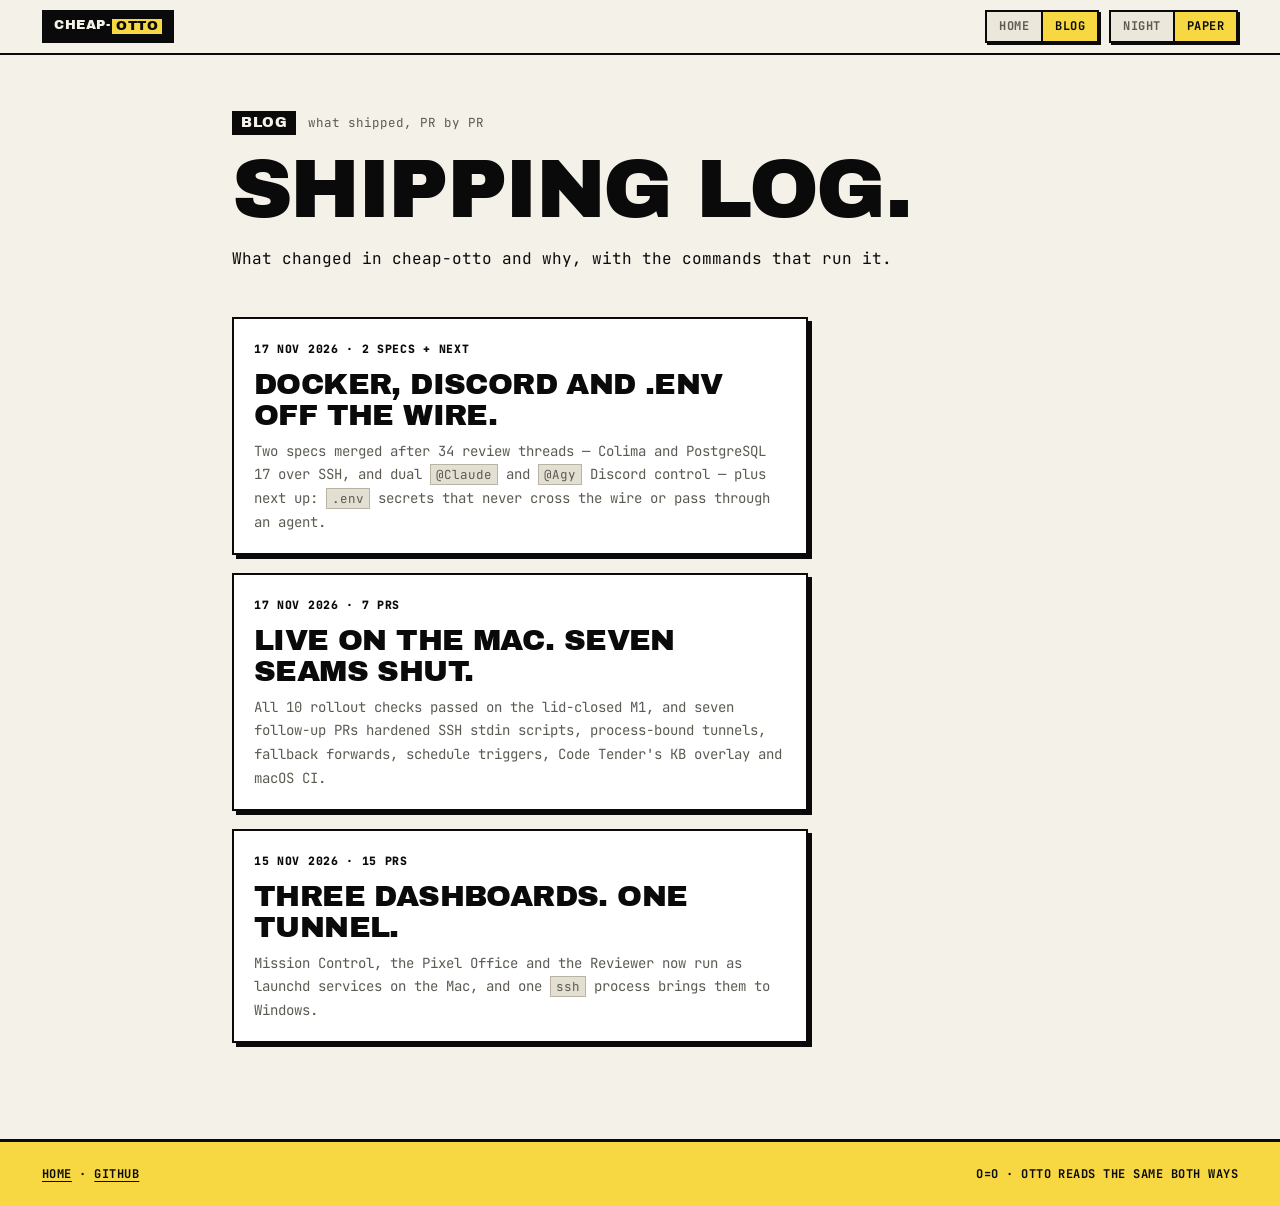
<file: docs/blog/index.html>
<!doctype html>
<html lang="en" data-theme="night">
<head>
<meta charset="utf-8">
<meta name="viewport" content="width=device-width, initial-scale=1">
<title>Blog · cheap-otto</title>
<meta name="description" content="What shipped in cheap-otto, PR by PR.">
<meta name="theme-color" content="#F7D842">
<link rel="icon" type="image/svg+xml" href="../assets/otto-mark.svg">
<link rel="preconnect" href="https://fonts.googleapis.com">
<link rel="preconnect" href="https://fonts.gstatic.com" crossorigin>
<link href="https://fonts.googleapis.com/css2?family=Archivo+Black&family=JetBrains+Mono:wght@400;700;800&display=swap" rel="stylesheet">
<script>
  (function () {
    var t = null;
    try { t = localStorage.getItem('otto-theme'); } catch (e) {}
    if (t !== 'night' && t !== 'paper') { t = window.matchMedia && matchMedia('(prefers-color-scheme: light)').matches ? 'paper' : 'night'; }
    document.documentElement.setAttribute('data-theme', t);
  })();
</script>
<link rel="stylesheet" href="blog.css">
</head>
<body>

<header class="top">
  <div class="top-in">
    <a class="brandmark" href="../" aria-label="cheap-otto home">cheap-<b>otto</b></a>
    <div class="top-nav">
      <nav class="modenav" aria-label="Site"><a href="../">Home</a><a href="./" class="on" aria-current="page">Blog</a></nav>
      <div class="modenav" role="group" aria-label="Theme"><button type="button" data-theme-btn="night">Night</button><button type="button" data-theme-btn="paper">Paper</button></div>
    </div>
  </div>
</header>

<main class="wrap">
  <div class="post-head">
    <div class="sechead"><span class="sectag">Blog</span><span class="secsub">what shipped, PR by PR</span></div>
    <h1>Shipping log.</h1>
    <p class="lede">What changed in cheap-otto and why, with the commands that run it.</p>
  </div>
  <ul class="posts">
    <li><a class="card post-card" href="2026-11-17-docker-discord-and-env-off-the-wire.html"><span class="label"><time datetime="2026-11-17">17 Nov 2026</time> · 2 specs + next</span><span class="t">Docker, Discord and .env off the wire.</span><p>Two specs merged after 34 review threads — Colima and PostgreSQL 17 over SSH, and dual <code>@Claude</code> and <code>@Agy</code> Discord control — plus next up: <code>.env</code> secrets that never cross the wire or pass through an agent.</p></a></li>
    <li><a class="card post-card" href="2026-11-17-live-on-the-mac.html"><span class="label"><time datetime="2026-11-17">17 Nov 2026</time> · 7 PRs</span><span class="t">Live on the Mac. Seven seams shut.</span><p>All 10 rollout checks passed on the lid-closed M1, and seven follow-up PRs hardened SSH stdin scripts, process-bound tunnels, fallback forwards, schedule triggers, Code Tender's KB overlay and macOS CI.</p></a></li>
    <li><a class="card post-card" href="2026-11-15-three-dashboards-one-tunnel.html"><span class="label"><time datetime="2026-11-15">15 Nov 2026</time> · 15 PRs</span><span class="t">Three dashboards. One tunnel.</span><p>Mission Control, the Pixel Office and the Reviewer now run as launchd services on the Mac, and one <code>ssh</code> process brings them to Windows.</p></a></li>
  </ul>
</main>

<footer>
  <div class="foot-in">
    <span><a href="../">Home</a> · <a href="https://github.com/cokitron/cheap-otto">GitHub</a></span>
    <span>o=o · otto reads the same both ways</span>
  </div>
</footer>

<script>
(function () {
  var btns = Array.prototype.slice.call(document.querySelectorAll('[data-theme-btn]'));
  function setTheme(t) {
    document.documentElement.setAttribute('data-theme', t);
    btns.forEach(function (b) { b.classList.toggle('on', b.dataset.themeBtn === t); b.setAttribute('aria-pressed', b.dataset.themeBtn === t); });
    try { localStorage.setItem('otto-theme', t); } catch (e) {}
  }
  btns.forEach(function (b) { b.addEventListener('click', function () { setTheme(b.dataset.themeBtn); }); });
  setTheme(document.documentElement.getAttribute('data-theme') || 'night');
})();
</script>
</body>
</html>
</file>
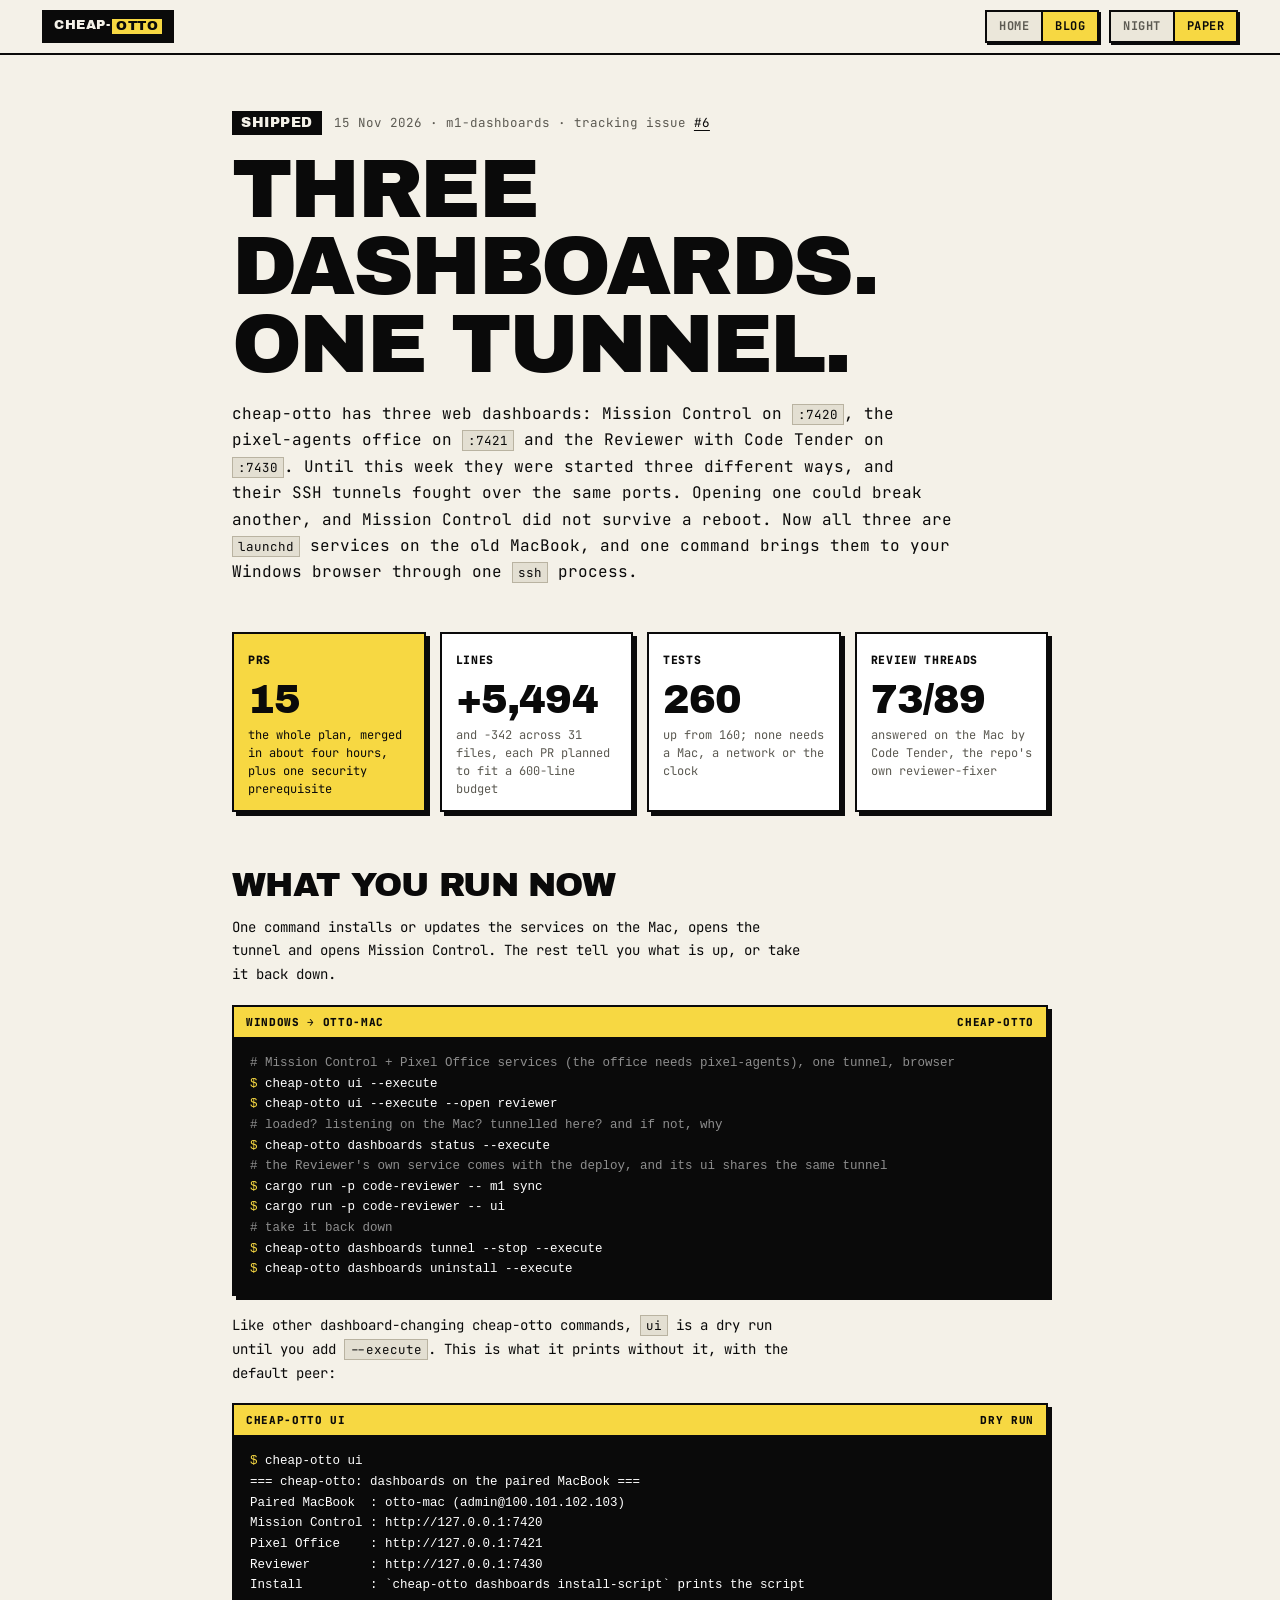
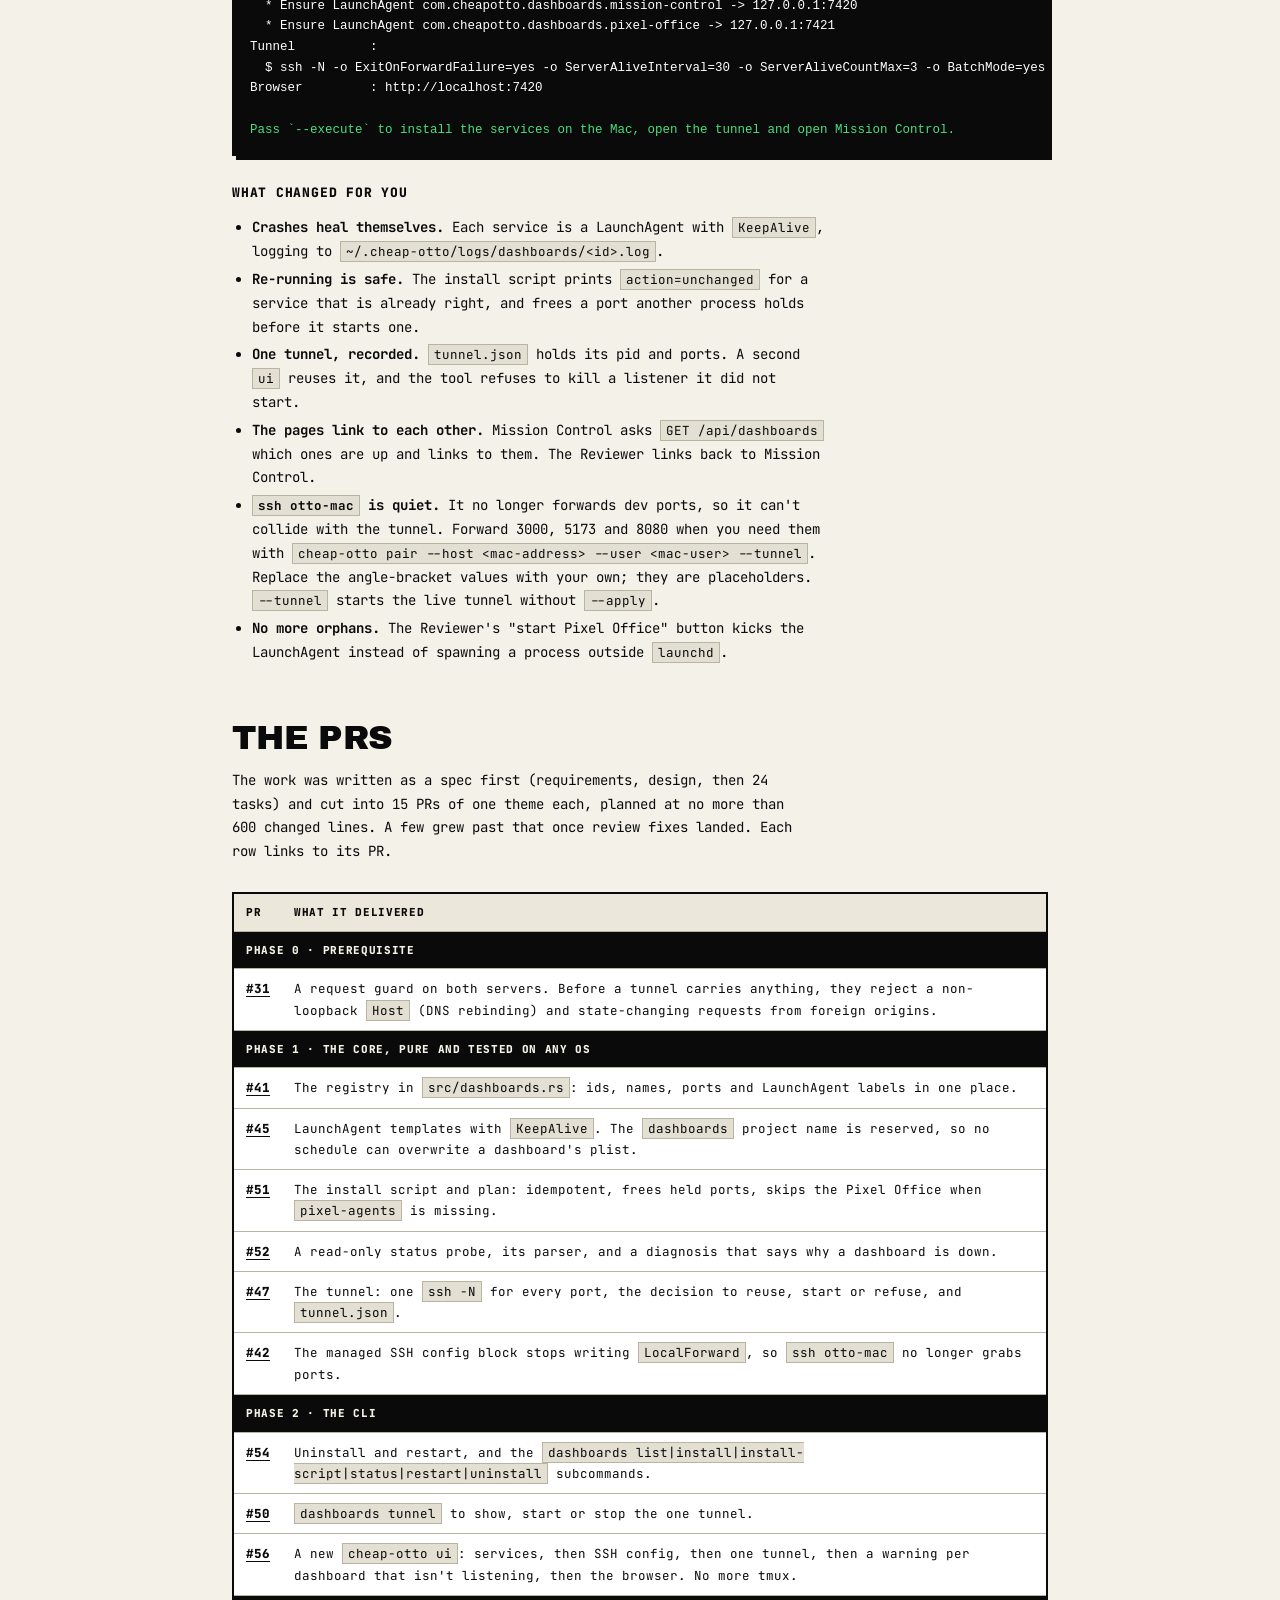
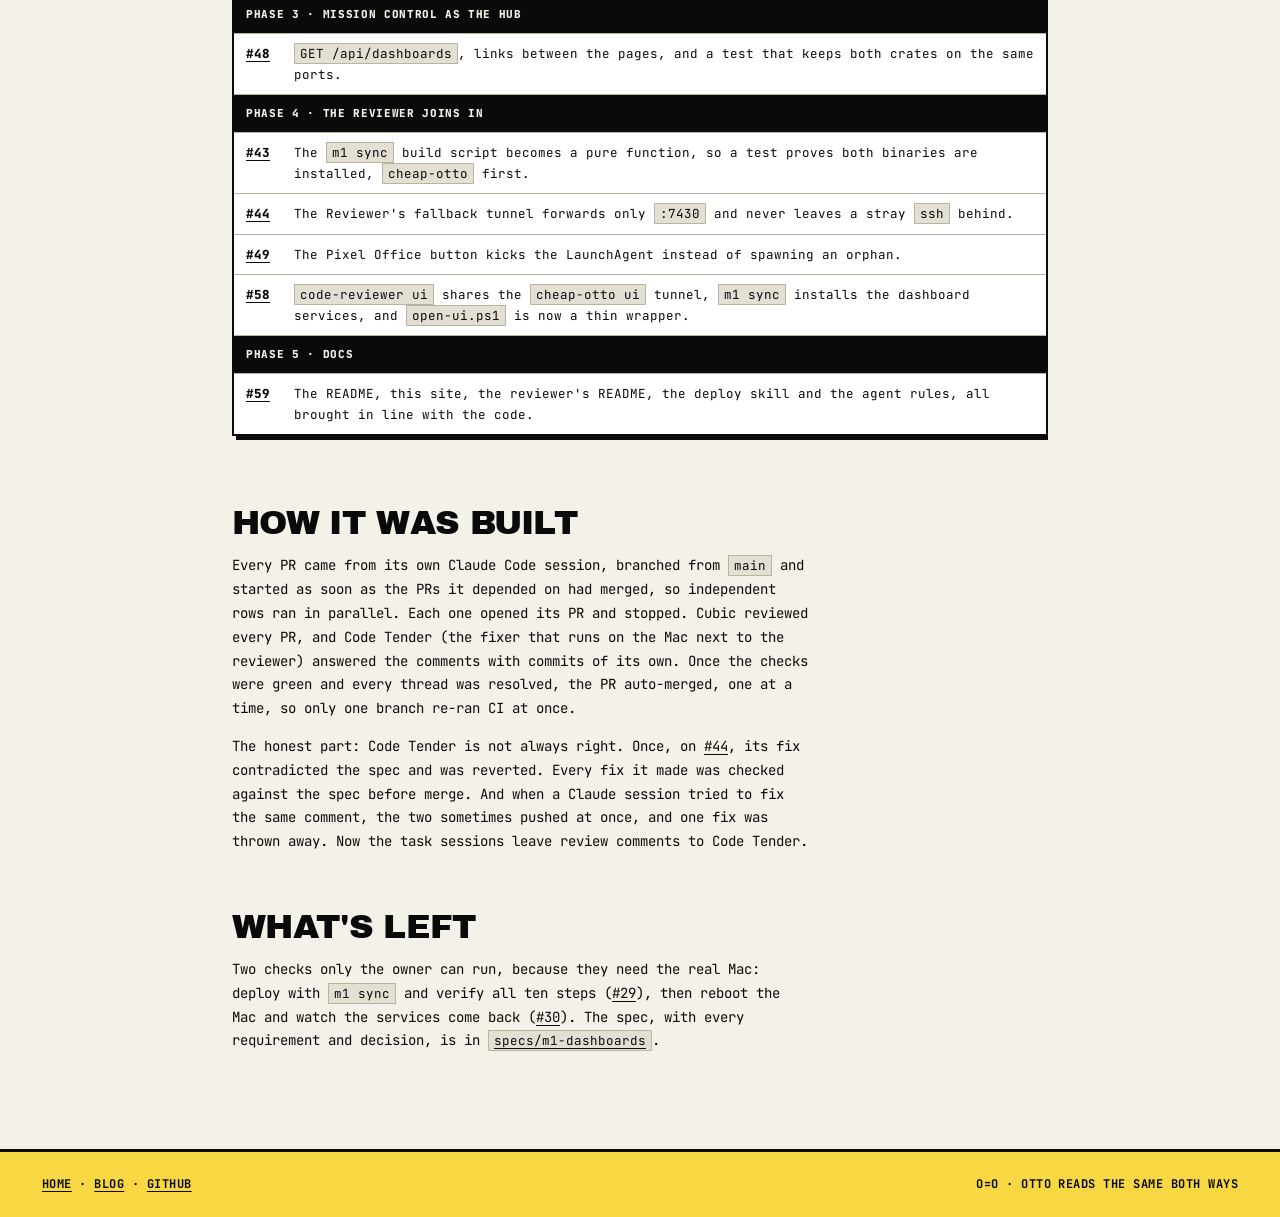
<file: docs/blog/2026-11-15-three-dashboards-one-tunnel.html>
<!doctype html>
<html lang="en" data-theme="night">
<head>
<meta charset="utf-8">
<meta name="viewport" content="width=device-width, initial-scale=1">
<title>Three dashboards, one tunnel · cheap-otto blog</title>
<meta name="description" content="15 PRs in one afternoon moved Mission Control, the Pixel Office and the Reviewer onto launchd services on the Mac, behind one SSH tunnel.">
<meta name="theme-color" content="#F7D842">
<meta property="og:title" content="Three dashboards, one tunnel · cheap-otto">
<meta property="og:description" content="15 PRs, one afternoon: every cheap-otto dashboard now runs as a launchd service on the old MacBook, behind one SSH tunnel.">
<meta property="og:image" content="https://cokitron.github.io/cheap-otto/assets/social-preview.png">
<meta property="og:url" content="https://cokitron.github.io/cheap-otto/blog/2026-11-15-three-dashboards-one-tunnel.html">
<meta name="twitter:card" content="summary_large_image">
<link rel="icon" type="image/svg+xml" href="../assets/otto-mark.svg">
<link rel="preconnect" href="https://fonts.googleapis.com">
<link rel="preconnect" href="https://fonts.gstatic.com" crossorigin>
<link href="https://fonts.googleapis.com/css2?family=Archivo+Black&family=JetBrains+Mono:wght@400;700;800&display=swap" rel="stylesheet">
<script>
  (function () {
    var t = null;
    try { t = localStorage.getItem('otto-theme'); } catch (e) {}
    if (t !== 'night' && t !== 'paper') { t = window.matchMedia && matchMedia('(prefers-color-scheme: light)').matches ? 'paper' : 'night'; }
    document.documentElement.setAttribute('data-theme', t);
  })();
</script>
<link rel="stylesheet" href="blog.css">
</head>
<body>

<header class="top">
  <div class="top-in">
    <a class="brandmark" href="../" aria-label="cheap-otto home">cheap-<b>otto</b></a>
    <div class="top-nav">
      <nav class="modenav" aria-label="Site"><a href="../">Home</a><a href="./" class="on">Blog</a></nav>
      <div class="modenav" role="group" aria-label="Theme"><button type="button" data-theme-btn="night">Night</button><button type="button" data-theme-btn="paper">Paper</button></div>
    </div>
  </div>
</header>

<main class="wrap">
  <article>
    <div class="post-head">
      <div class="sechead"><span class="sectag">Shipped</span><span class="secsub"><time datetime="2026-11-15">15 Nov 2026</time> · m1-dashboards · tracking issue <a href="https://github.com/cokitron/cheap-otto/issues/6">#6</a></span></div>
      <h1>Three dashboards. One tunnel.</h1>
      <p class="lede">cheap-otto has three web dashboards: Mission Control on <code>:7420</code>, the pixel-agents office on <code>:7421</code> and the Reviewer with Code Tender on <code>:7430</code>. Until this week they were started three different ways, and their SSH tunnels fought over the same ports. Opening one could break another, and Mission Control did not survive a reboot. Now all three are <code>launchd</code> services on the old MacBook, and one command brings them to your Windows browser through one <code>ssh</code> process.</p>
    </div>

    <div class="stats">
      <div class="card stat y"><span class="label">PRs</span><span class="num">15</span><p>the whole plan, merged in about four hours, plus one security prerequisite</p></div>
      <div class="card stat"><span class="label">Lines</span><span class="num">+5,494</span><p>and −342 across 31 files, each PR planned to fit a 600-line budget</p></div>
      <div class="card stat"><span class="label">Tests</span><span class="num">260</span><p>up from 160; none needs a Mac, a network or the clock</p></div>
      <div class="card stat"><span class="label">Review threads</span><span class="num">73/89</span><p>answered on the Mac by Code Tender, the repo's own reviewer-fixer</p></div>
    </div>

    <h2>What you run now</h2>
    <p>One command installs or updates the services on the Mac, opens the tunnel and opens Mission Control. The rest tell you what is up, or take it back down.</p>
    <div class="term"><div class="term-bar"><span>windows → otto-mac</span><span>cheap-otto</span></div><pre><span class="c"># Mission Control + Pixel Office services (the office needs pixel-agents), one tunnel, browser</span>
<span class="p">$</span> cheap-otto ui --execute
<span class="p">$</span> cheap-otto ui --execute --open reviewer
<span class="c"># loaded? listening on the Mac? tunnelled here? and if not, why</span>
<span class="p">$</span> cheap-otto dashboards status --execute
<span class="c"># the Reviewer's own service comes with the deploy, and its ui shares the same tunnel</span>
<span class="p">$</span> cargo run -p code-reviewer -- m1 sync
<span class="p">$</span> cargo run -p code-reviewer -- ui
<span class="c"># take it back down</span>
<span class="p">$</span> cheap-otto dashboards tunnel --stop --execute
<span class="p">$</span> cheap-otto dashboards uninstall --execute</pre></div>
    <p>Like other dashboard-changing cheap-otto commands, <code>ui</code> is a dry run until you add <code>--execute</code>. This is what it prints without it, with the default peer:</p>
    <div class="term"><div class="term-bar"><span>cheap-otto ui</span><span>dry run</span></div><pre><span class="p">$</span> cheap-otto ui
=== cheap-otto: dashboards on the paired MacBook ===
Paired MacBook  : otto-mac (admin@100.101.102.103)
Mission Control : http://127.0.0.1:7420
Pixel Office    : http://127.0.0.1:7421
Reviewer        : http://127.0.0.1:7430
Install         : `cheap-otto dashboards install-script` prints the script
  * Ensure LaunchAgent com.cheapotto.dashboards.mission-control -> 127.0.0.1:7420
  * Ensure LaunchAgent com.cheapotto.dashboards.pixel-office -> 127.0.0.1:7421
Tunnel          :
  $ ssh -N -o ExitOnForwardFailure=yes -o ServerAliveInterval=30 -o ServerAliveCountMax=3 -o BatchMode=yes -o ConnectTimeout=10 -p 22 -L 127.0.0.1:7420:127.0.0.1:7420 -L 127.0.0.1:7421:127.0.0.1:7421 -L 127.0.0.1:7430:127.0.0.1:7430 admin@100.101.102.103
Browser         : http://localhost:7420

<span class="ok">Pass `--execute` to install the services on the Mac, open the tunnel and open Mission Control.</span></pre></div>

    <h3>What changed for you</h3>
    <ul class="tight">
      <li><strong>Crashes heal themselves.</strong> Each service is a LaunchAgent with <code>KeepAlive</code>, logging to <code>~/.cheap-otto/logs/dashboards/&lt;id&gt;.log</code>.</li>
      <li><strong>Re-running is safe.</strong> The install script prints <code>action=unchanged</code> for a service that is already right, and frees a port another process holds before it starts one.</li>
      <li><strong>One tunnel, recorded.</strong> <code>tunnel.json</code> holds its pid and ports. A second <code>ui</code> reuses it, and the tool refuses to kill a listener it did not start.</li>
      <li><strong>The pages link to each other.</strong> Mission Control asks <code>GET /api/dashboards</code> which ones are up and links to them. The Reviewer links back to Mission Control.</li>
      <li><strong><code>ssh otto-mac</code> is quiet.</strong> It no longer forwards dev ports, so it can't collide with the tunnel. Forward 3000, 5173 and 8080 when you need them with <code>cheap-otto pair --host &lt;mac-address&gt; --user &lt;mac-user&gt; --tunnel</code>. Replace the angle-bracket values with your own; they are placeholders. <code>--tunnel</code> starts the live tunnel without <code>--apply</code>.</li>
      <li><strong>No more orphans.</strong> The Reviewer's "start Pixel Office" button kicks the LaunchAgent instead of spawning a process outside <code>launchd</code>.</li>
    </ul>

    <h2>The PRs</h2>
    <p>The work was written as a spec first (requirements, design, then 24 tasks) and cut into 15 PRs of one theme each, planned at no more than 600 changed lines. A few grew past that once review fixes landed. Each row links to its PR.</p>
    <div class="scroll-x">
    <table class="ledger">
      <thead><tr><th>PR</th><th>What it delivered</th></tr></thead>
      <tbody>
        <tr class="phase"><td colspan="2">Phase 0 · prerequisite</td></tr>
        <tr><td><a href="https://github.com/cokitron/cheap-otto/pull/31">#31</a></td><td>A request guard on both servers. Before a tunnel carries anything, they reject a non-loopback <code>Host</code> (DNS rebinding) and state-changing requests from foreign origins.</td></tr>
        <tr class="phase"><td colspan="2">Phase 1 · the core, pure and tested on any OS</td></tr>
        <tr><td><a href="https://github.com/cokitron/cheap-otto/pull/41">#41</a></td><td>The registry in <code>src/dashboards.rs</code>: ids, names, ports and LaunchAgent labels in one place.</td></tr>
        <tr><td><a href="https://github.com/cokitron/cheap-otto/pull/45">#45</a></td><td>LaunchAgent templates with <code>KeepAlive</code>. The <code>dashboards</code> project name is reserved, so no schedule can overwrite a dashboard's plist.</td></tr>
        <tr><td><a href="https://github.com/cokitron/cheap-otto/pull/51">#51</a></td><td>The install script and plan: idempotent, frees held ports, skips the Pixel Office when <code>pixel-agents</code> is missing.</td></tr>
        <tr><td><a href="https://github.com/cokitron/cheap-otto/pull/52">#52</a></td><td>A read-only status probe, its parser, and a diagnosis that says why a dashboard is down.</td></tr>
        <tr><td><a href="https://github.com/cokitron/cheap-otto/pull/47">#47</a></td><td>The tunnel: one <code>ssh -N</code> for every port, the decision to reuse, start or refuse, and <code>tunnel.json</code>.</td></tr>
        <tr><td><a href="https://github.com/cokitron/cheap-otto/pull/42">#42</a></td><td>The managed SSH config block stops writing <code>LocalForward</code>, so <code>ssh otto-mac</code> no longer grabs ports.</td></tr>
        <tr class="phase"><td colspan="2">Phase 2 · the CLI</td></tr>
        <tr><td><a href="https://github.com/cokitron/cheap-otto/pull/54">#54</a></td><td>Uninstall and restart, and the <code>dashboards list|install|install-script|status|restart|uninstall</code> subcommands.</td></tr>
        <tr><td><a href="https://github.com/cokitron/cheap-otto/pull/50">#50</a></td><td><code>dashboards tunnel</code> to show, start or stop the one tunnel.</td></tr>
        <tr><td><a href="https://github.com/cokitron/cheap-otto/pull/56">#56</a></td><td>A new <code>cheap-otto ui</code>: services, then SSH config, then one tunnel, then a warning per dashboard that isn't listening, then the browser. No more tmux.</td></tr>
        <tr class="phase"><td colspan="2">Phase 3 · Mission Control as the hub</td></tr>
        <tr><td><a href="https://github.com/cokitron/cheap-otto/pull/48">#48</a></td><td><code>GET /api/dashboards</code>, links between the pages, and a test that keeps both crates on the same ports.</td></tr>
        <tr class="phase"><td colspan="2">Phase 4 · the Reviewer joins in</td></tr>
        <tr><td><a href="https://github.com/cokitron/cheap-otto/pull/43">#43</a></td><td>The <code>m1 sync</code> build script becomes a pure function, so a test proves both binaries are installed, <code>cheap-otto</code> first.</td></tr>
        <tr><td><a href="https://github.com/cokitron/cheap-otto/pull/44">#44</a></td><td>The Reviewer's fallback tunnel forwards only <code>:7430</code> and never leaves a stray <code>ssh</code> behind.</td></tr>
        <tr><td><a href="https://github.com/cokitron/cheap-otto/pull/49">#49</a></td><td>The Pixel Office button kicks the LaunchAgent instead of spawning an orphan.</td></tr>
        <tr><td><a href="https://github.com/cokitron/cheap-otto/pull/58">#58</a></td><td><code>code-reviewer ui</code> shares the <code>cheap-otto ui</code> tunnel, <code>m1 sync</code> installs the dashboard services, and <code>open-ui.ps1</code> is now a thin wrapper.</td></tr>
        <tr class="phase"><td colspan="2">Phase 5 · docs</td></tr>
        <tr><td><a href="https://github.com/cokitron/cheap-otto/pull/59">#59</a></td><td>The README, this site, the reviewer's README, the deploy skill and the agent rules, all brought in line with the code.</td></tr>
      </tbody>
    </table>
    </div>

    <h2>How it was built</h2>
    <p>Every PR came from its own Claude Code session, branched from <code>main</code> and started as soon as the PRs it depended on had merged, so independent rows ran in parallel. Each one opened its PR and stopped. Cubic reviewed every PR, and Code Tender (the fixer that runs on the Mac next to the reviewer) answered the comments with commits of its own. Once the checks were green and every thread was resolved, the PR auto-merged, one at a time, so only one branch re-ran CI at once.</p>
    <p>The honest part: Code Tender is not always right. Once, on <a href="https://github.com/cokitron/cheap-otto/pull/44">#44</a>, its fix contradicted the spec and was reverted. Every fix it made was checked against the spec before merge. And when a Claude session tried to fix the same comment, the two sometimes pushed at once, and one fix was thrown away. Now the task sessions leave review comments to Code Tender.</p>

    <h2>What's left</h2>
    <p>Two checks only the owner can run, because they need the real Mac: deploy with <code>m1 sync</code> and verify all ten steps (<a href="https://github.com/cokitron/cheap-otto/issues/29">#29</a>), then reboot the Mac and watch the services come back (<a href="https://github.com/cokitron/cheap-otto/issues/30">#30</a>). The spec, with every requirement and decision, is in <a href="https://github.com/cokitron/cheap-otto/tree/main/specs/m1-dashboards"><code>specs/m1-dashboards</code></a>.</p>
  </article>
</main>

<footer>
  <div class="foot-in">
    <span><a href="../">Home</a> · <a href="./">Blog</a> · <a href="https://github.com/cokitron/cheap-otto">GitHub</a></span>
    <span>o=o · otto reads the same both ways</span>
  </div>
</footer>

<script>
(function () {
  var btns = Array.prototype.slice.call(document.querySelectorAll('[data-theme-btn]'));
  function setTheme(t) {
    document.documentElement.setAttribute('data-theme', t);
    btns.forEach(function (b) { b.classList.toggle('on', b.dataset.themeBtn === t); b.setAttribute('aria-pressed', b.dataset.themeBtn === t); });
    try { localStorage.setItem('otto-theme', t); } catch (e) {}
  }
  btns.forEach(function (b) { b.addEventListener('click', function () { setTheme(b.dataset.themeBtn); }); });
  setTheme(document.documentElement.getAttribute('data-theme') || 'night');
})();
</script>
</body>
</html>
</file>
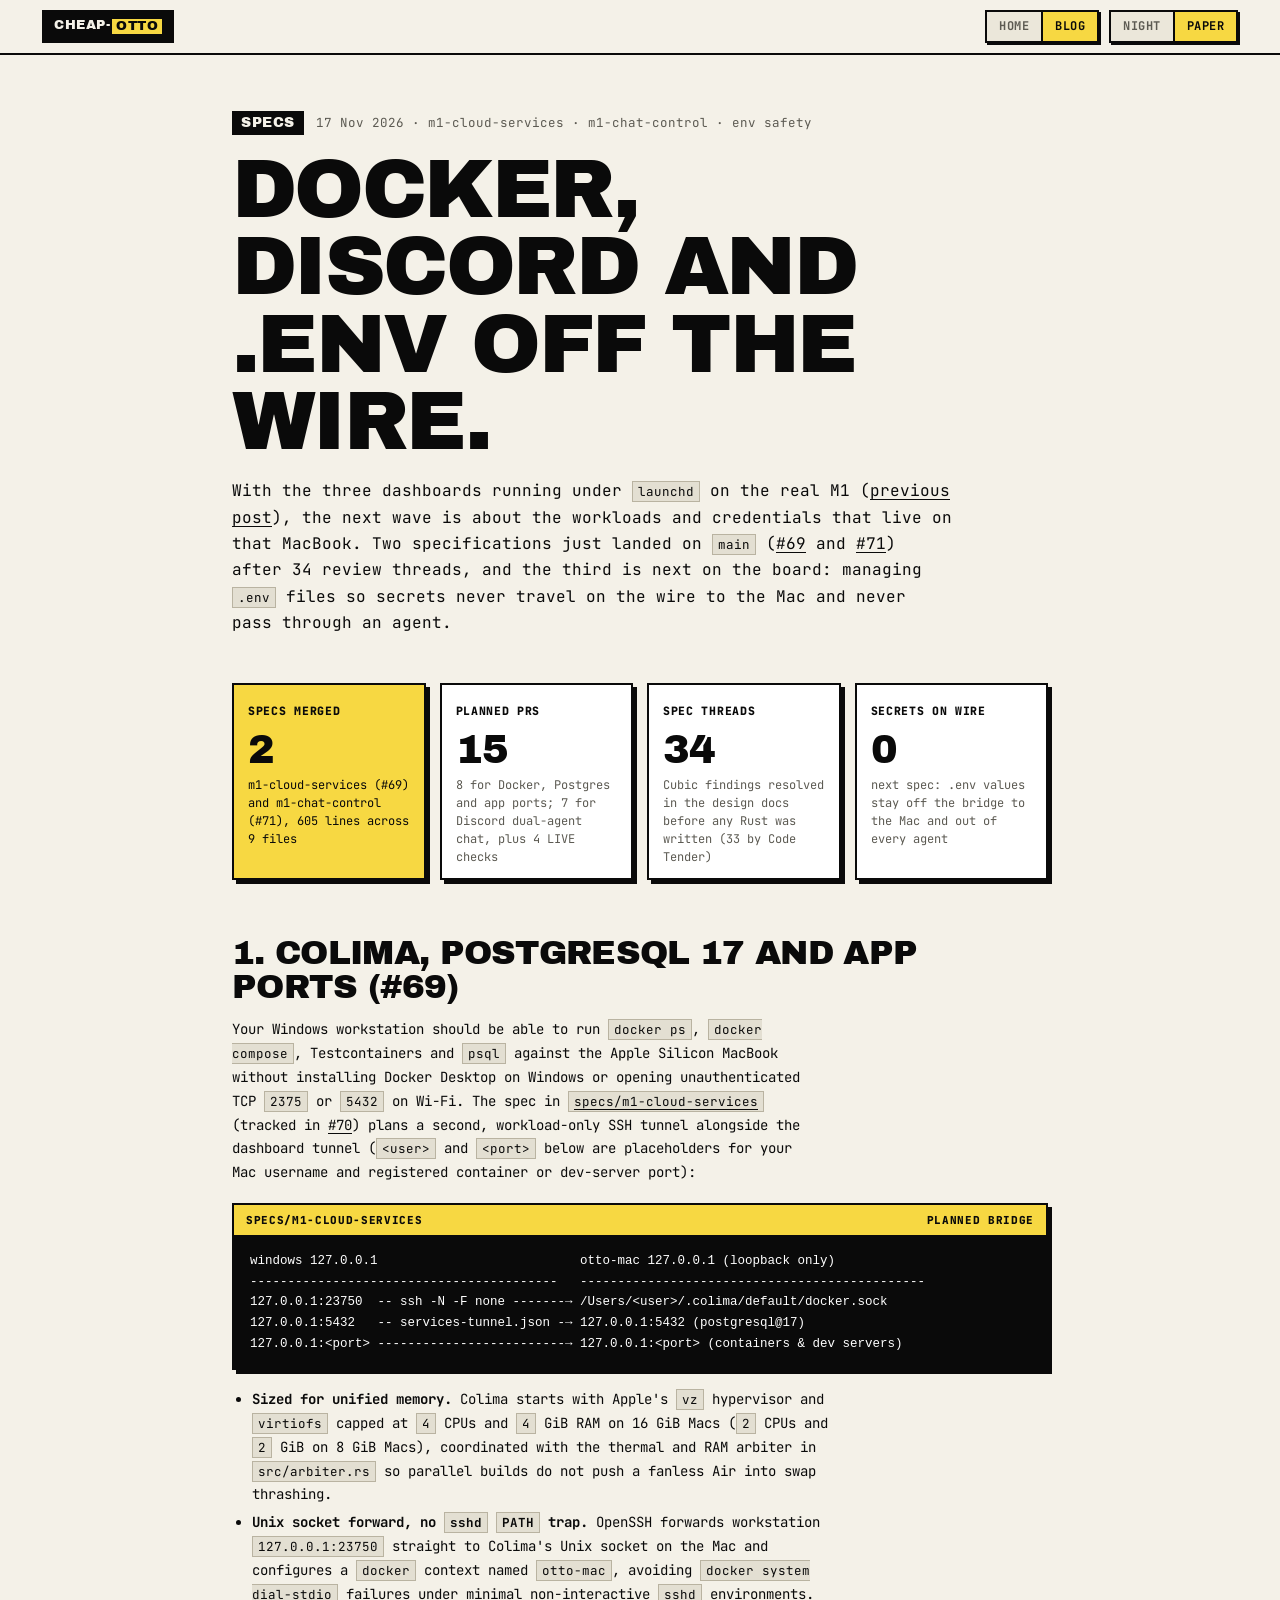
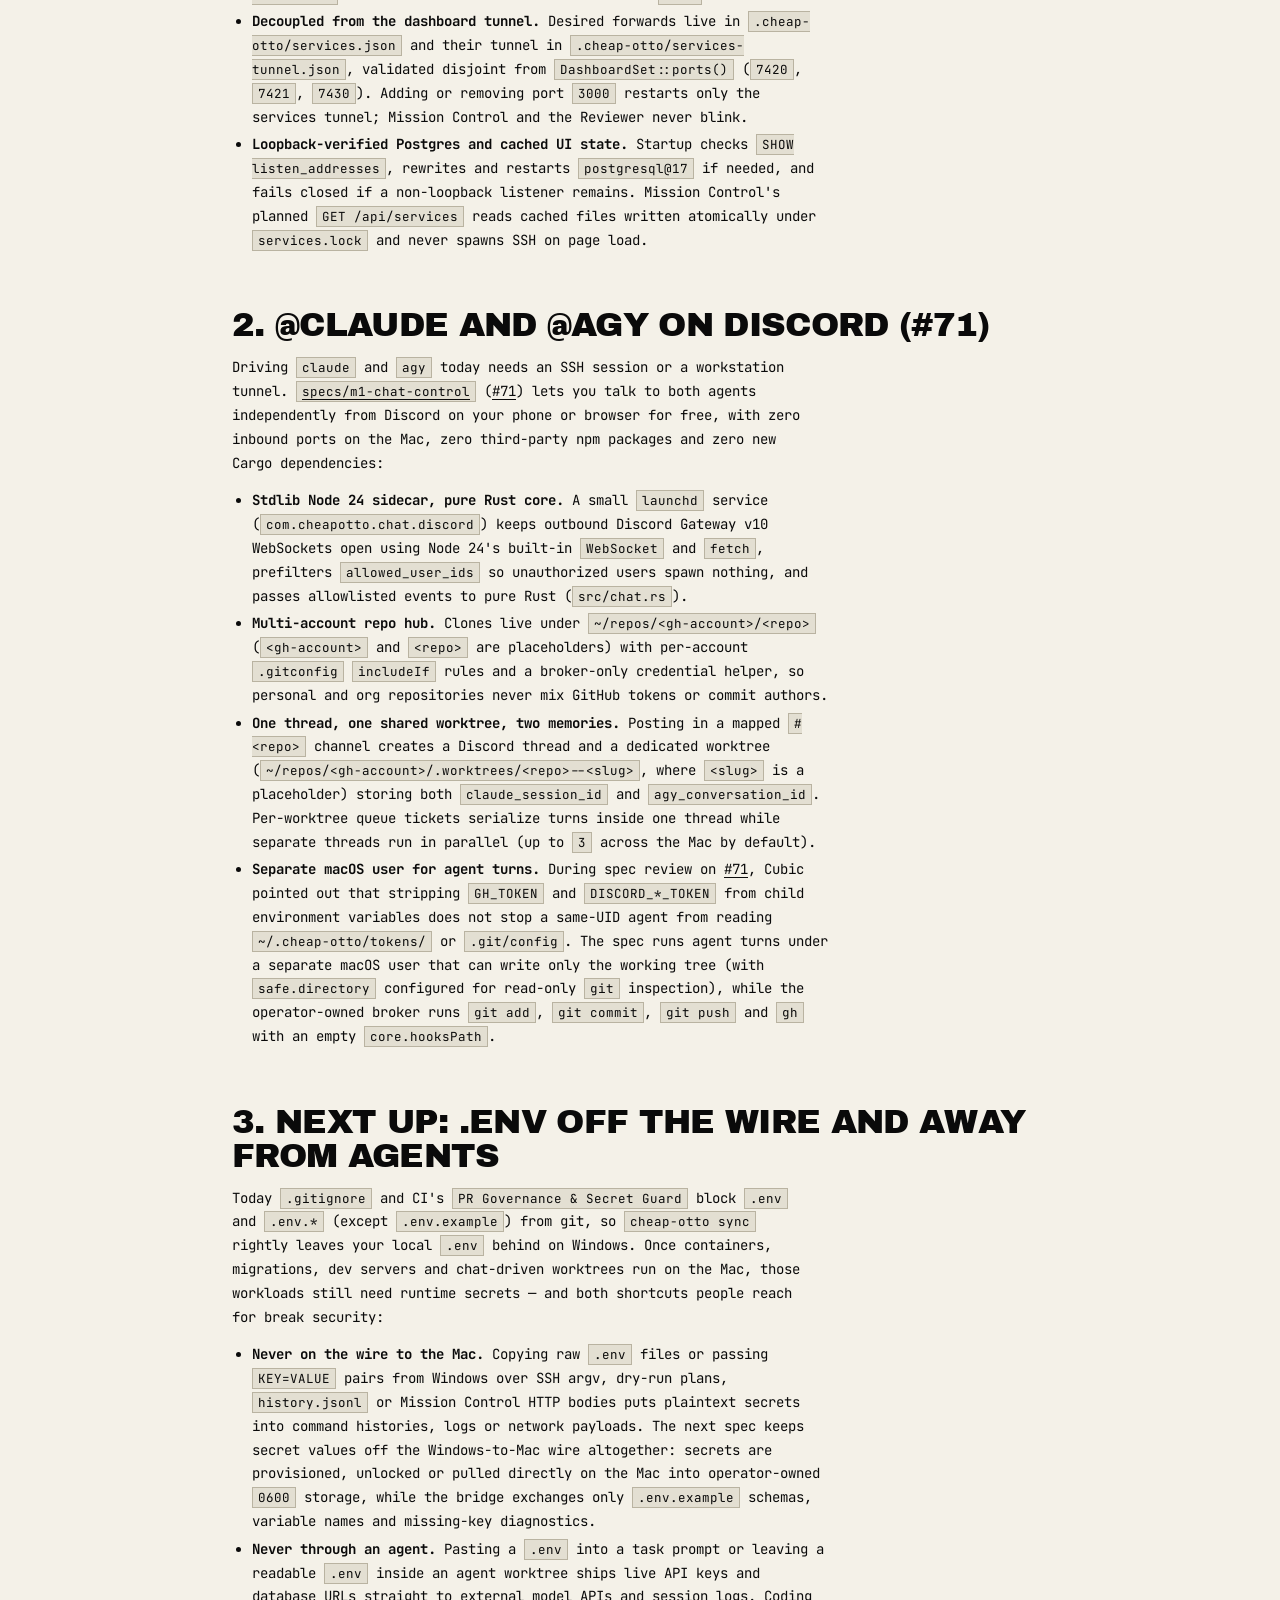
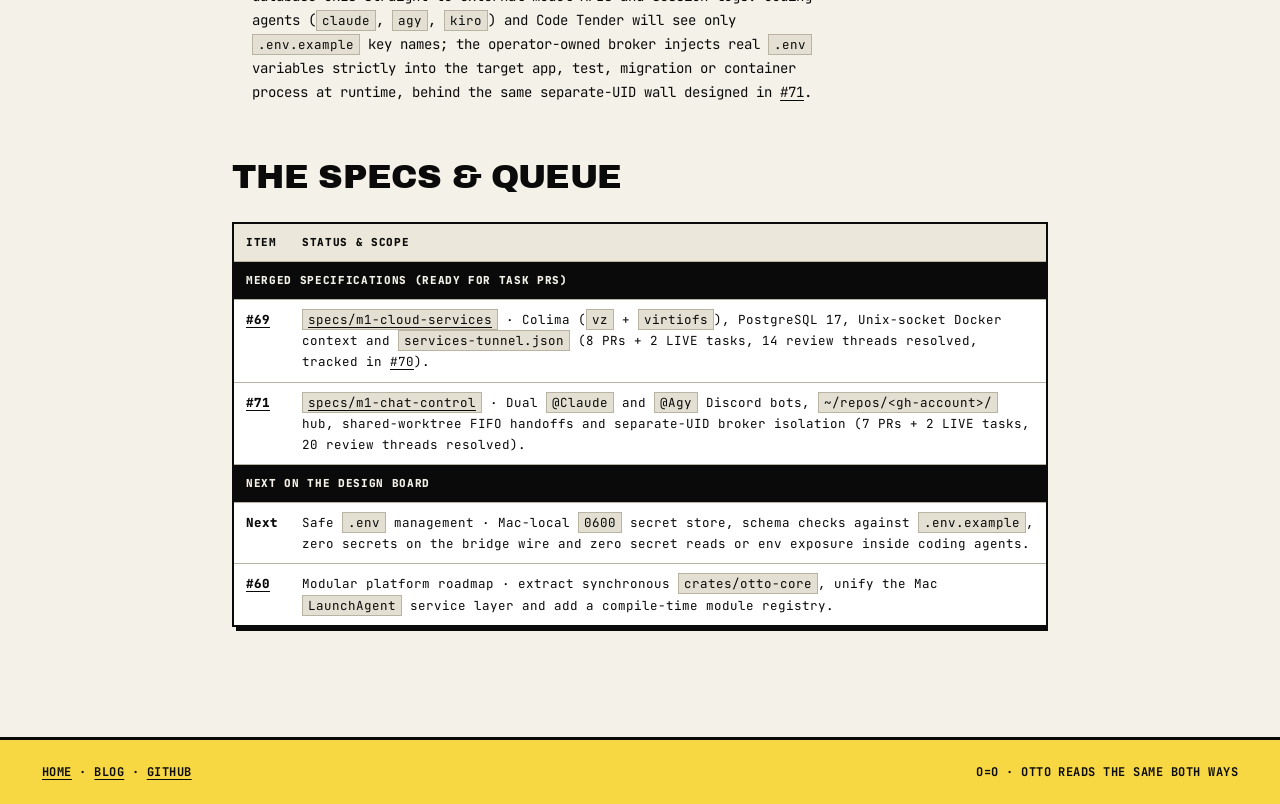
<file: docs/blog/2026-11-17-docker-discord-and-env-off-the-wire.html>
<!doctype html>
<html lang="en" data-theme="night">
<head>
<meta charset="utf-8">
<meta name="viewport" content="width=device-width, initial-scale=1">
<title>Docker, Discord and .env off the wire · cheap-otto blog</title>
<meta name="description" content="Two specs merged on main — Colima + PostgreSQL 17 over SSH and dual @Claude/@Agy Discord chat across multi-account worktrees — plus next up: keeping .env secrets off the wire and out of every agent.">
<meta name="theme-color" content="#F7D842">
<meta property="og:title" content="Docker, Discord and .env off the wire · cheap-otto">
<meta property="og:description" content="Two specs merged after 34 review threads (Docker + Postgres over SSH, and @Claude + @Agy on Discord), and next up: .env secrets that never cross the wire or pass through an agent.">
<meta property="og:image" content="https://cokitron.github.io/cheap-otto/assets/social-preview.png">
<meta property="og:url" content="https://cokitron.github.io/cheap-otto/blog/2026-11-17-docker-discord-and-env-off-the-wire.html">
<meta name="twitter:card" content="summary_large_image">
<link rel="icon" type="image/svg+xml" href="../assets/otto-mark.svg">
<link rel="preconnect" href="https://fonts.googleapis.com">
<link rel="preconnect" href="https://fonts.gstatic.com" crossorigin>
<link href="https://fonts.googleapis.com/css2?family=Archivo+Black&family=JetBrains+Mono:wght@400;700;800&display=swap" rel="stylesheet">
<script>
  (function () {
    var t = null;
    try { t = localStorage.getItem('otto-theme'); } catch (e) {}
    if (t !== 'night' && t !== 'paper') { t = window.matchMedia && matchMedia('(prefers-color-scheme: light)').matches ? 'paper' : 'night'; }
    document.documentElement.setAttribute('data-theme', t);
  })();
</script>
<link rel="stylesheet" href="blog.css">
</head>
<body>

<header class="top">
  <div class="top-in">
    <a class="brandmark" href="../" aria-label="cheap-otto home">cheap-<b>otto</b></a>
    <div class="top-nav">
      <nav class="modenav" aria-label="Site"><a href="../">Home</a><a href="./" class="on">Blog</a></nav>
      <div class="modenav" role="group" aria-label="Theme"><button type="button" data-theme-btn="night">Night</button><button type="button" data-theme-btn="paper">Paper</button></div>
    </div>
  </div>
</header>

<main class="wrap">
  <article>
    <div class="post-head">
      <div class="sechead"><span class="sectag">Specs</span><span class="secsub"><time datetime="2026-11-17">17 Nov 2026</time> · m1-cloud-services · m1-chat-control · env safety</span></div>
      <h1>Docker, Discord and .env off the wire.</h1>
      <p class="lede">With the three dashboards running under <code>launchd</code> on the real M1 (<a href="2026-11-17-live-on-the-mac.html">previous post</a>), the next wave is about the workloads and credentials that live on that MacBook. Two specifications just landed on <code>main</code> (<a href="https://github.com/cokitron/cheap-otto/pull/69">#69</a> and <a href="https://github.com/cokitron/cheap-otto/pull/71">#71</a>) after 34 review threads, and the third is next on the board: managing <code>.env</code> files so secrets never travel on the wire to the Mac and never pass through an agent.</p>
    </div>

    <div class="stats">
      <div class="card stat y"><span class="label">Specs merged</span><span class="num">2</span><p>m1-cloud-services (#69) and m1-chat-control (#71), 605 lines across 9 files</p></div>
      <div class="card stat"><span class="label">Planned PRs</span><span class="num">15</span><p>8 for Docker, Postgres and app ports; 7 for Discord dual-agent chat, plus 4 LIVE checks</p></div>
      <div class="card stat"><span class="label">Spec threads</span><span class="num">34</span><p>Cubic findings resolved in the design docs before any Rust was written (33 by Code Tender)</p></div>
      <div class="card stat"><span class="label">Secrets on wire</span><span class="num">0</span><p>next spec: .env values stay off the bridge to the Mac and out of every agent</p></div>
    </div>

    <h2>1. Colima, PostgreSQL 17 and app ports (#69)</h2>
    <p>Your Windows workstation should be able to run <code>docker ps</code>, <code>docker compose</code>, Testcontainers and <code>psql</code> against the Apple Silicon MacBook without installing Docker Desktop on Windows or opening unauthenticated TCP <code>2375</code> or <code>5432</code> on Wi-Fi. The spec in <a href="https://github.com/cokitron/cheap-otto/tree/main/specs/m1-cloud-services"><code>specs/m1-cloud-services</code></a> (tracked in <a href="https://github.com/cokitron/cheap-otto/issues/70">#70</a>) plans a second, workload-only SSH tunnel alongside the dashboard tunnel (<code>&lt;user&gt;</code> and <code>&lt;port&gt;</code> below are placeholders for your Mac username and registered container or dev-server port):</p>
    <div class="term"><div class="term-bar"><span>specs/m1-cloud-services</span><span>planned bridge</span></div><pre>windows 127.0.0.1                           otto-mac 127.0.0.1 (loopback only)
-----------------------------------------   ----------------------------------------------
127.0.0.1:23750  -- ssh -N -F none -------→ /Users/&lt;user&gt;/.colima/default/docker.sock
127.0.0.1:5432   -- services-tunnel.json -→ 127.0.0.1:5432 (postgresql@17)
127.0.0.1:&lt;port&gt; -------------------------→ 127.0.0.1:&lt;port&gt; (containers &amp; dev servers)</pre></div>
    <ul class="tight">
      <li><strong>Sized for unified memory.</strong> Colima starts with Apple's <code>vz</code> hypervisor and <code>virtiofs</code> capped at <code>4</code> CPUs and <code>4</code> GiB RAM on 16 GiB Macs (<code>2</code> CPUs and <code>2</code> GiB on 8 GiB Macs), coordinated with the thermal and RAM arbiter in <code>src/arbiter.rs</code> so parallel builds do not push a fanless Air into swap thrashing.</li>
      <li><strong>Unix socket forward, no <code>sshd</code> <code>PATH</code> trap.</strong> OpenSSH forwards workstation <code>127.0.0.1:23750</code> straight to Colima's Unix socket on the Mac and configures a <code>docker</code> context named <code>otto-mac</code>, avoiding <code>docker system dial-stdio</code> failures under minimal non-interactive <code>sshd</code> environments.</li>
      <li><strong>Decoupled from the dashboard tunnel.</strong> Desired forwards live in <code>.cheap-otto/services.json</code> and their tunnel in <code>.cheap-otto/services-tunnel.json</code>, validated disjoint from <code>DashboardSet::ports()</code> (<code>7420</code>, <code>7421</code>, <code>7430</code>). Adding or removing port <code>3000</code> restarts only the services tunnel; Mission Control and the Reviewer never blink.</li>
      <li><strong>Loopback-verified Postgres and cached UI state.</strong> Startup checks <code>SHOW listen_addresses</code>, rewrites and restarts <code>postgresql@17</code> if needed, and fails closed if a non-loopback listener remains. Mission Control's planned <code>GET /api/services</code> reads cached files written atomically under <code>services.lock</code> and never spawns SSH on page load.</li>
    </ul>

    <h2>2. @Claude and @Agy on Discord (#71)</h2>
    <p>Driving <code>claude</code> and <code>agy</code> today needs an SSH session or a workstation tunnel. <a href="https://github.com/cokitron/cheap-otto/tree/main/specs/m1-chat-control"><code>specs/m1-chat-control</code></a> (<a href="https://github.com/cokitron/cheap-otto/pull/71">#71</a>) lets you talk to both agents independently from Discord on your phone or browser for free, with zero inbound ports on the Mac, zero third-party npm packages and zero new Cargo dependencies:</p>
    <ul class="tight">
      <li><strong>Stdlib Node 24 sidecar, pure Rust core.</strong> A small <code>launchd</code> service (<code>com.cheapotto.chat.discord</code>) keeps outbound Discord Gateway v10 WebSockets open using Node 24's built-in <code>WebSocket</code> and <code>fetch</code>, prefilters <code>allowed_user_ids</code> so unauthorized users spawn nothing, and passes allowlisted events to pure Rust (<code>src/chat.rs</code>).</li>
      <li><strong>Multi-account repo hub.</strong> Clones live under <code>~/repos/&lt;gh-account&gt;/&lt;repo&gt;</code> (<code>&lt;gh-account&gt;</code> and <code>&lt;repo&gt;</code> are placeholders) with per-account <code>.gitconfig</code> <code>includeIf</code> rules and a broker-only credential helper, so personal and org repositories never mix GitHub tokens or commit authors.</li>
      <li><strong>One thread, one shared worktree, two memories.</strong> Posting in a mapped <code>#&lt;repo&gt;</code> channel creates a Discord thread and a dedicated worktree (<code>~/repos/&lt;gh-account&gt;/.worktrees/&lt;repo&gt;--&lt;slug&gt;</code>, where <code>&lt;slug&gt;</code> is a placeholder) storing both <code>claude_session_id</code> and <code>agy_conversation_id</code>. Per-worktree queue tickets serialize turns inside one thread while separate threads run in parallel (up to <code>3</code> across the Mac by default).</li>
      <li><strong>Separate macOS user for agent turns.</strong> During spec review on <a href="https://github.com/cokitron/cheap-otto/pull/71">#71</a>, Cubic pointed out that stripping <code>GH_TOKEN</code> and <code>DISCORD_*_TOKEN</code> from child environment variables does not stop a same-UID agent from reading <code>~/.cheap-otto/tokens/</code> or <code>.git/config</code>. The spec runs agent turns under a separate macOS user that can write only the working tree (with <code>safe.directory</code> configured for read-only <code>git</code> inspection), while the operator-owned broker runs <code>git add</code>, <code>git commit</code>, <code>git push</code> and <code>gh</code> with an empty <code>core.hooksPath</code>.</li>
    </ul>

    <h2>3. Next up: .env off the wire and away from agents</h2>
    <p>Today <code>.gitignore</code> and CI's <code>PR Governance &amp; Secret Guard</code> block <code>.env</code> and <code>.env.*</code> (except <code>.env.example</code>) from git, so <code>cheap-otto sync</code> rightly leaves your local <code>.env</code> behind on Windows. Once containers, migrations, dev servers and chat-driven worktrees run on the Mac, those workloads still need runtime secrets — and both shortcuts people reach for break security:</p>
    <ul class="tight">
      <li><strong>Never on the wire to the Mac.</strong> Copying raw <code>.env</code> files or passing <code>KEY=VALUE</code> pairs from Windows over SSH argv, dry-run plans, <code>history.jsonl</code> or Mission Control HTTP bodies puts plaintext secrets into command histories, logs or network payloads. The next spec keeps secret values off the Windows-to-Mac wire altogether: secrets are provisioned, unlocked or pulled directly on the Mac into operator-owned <code>0600</code> storage, while the bridge exchanges only <code>.env.example</code> schemas, variable names and missing-key diagnostics.</li>
      <li><strong>Never through an agent.</strong> Pasting a <code>.env</code> into a task prompt or leaving a readable <code>.env</code> inside an agent worktree ships live API keys and database URLs straight to external model APIs and session logs. Coding agents (<code>claude</code>, <code>agy</code>, <code>kiro</code>) and Code Tender will see only <code>.env.example</code> key names; the operator-owned broker injects real <code>.env</code> variables strictly into the target app, test, migration or container process at runtime, behind the same separate-UID wall designed in <a href="https://github.com/cokitron/cheap-otto/pull/71">#71</a>.</li>
    </ul>

    <h2>The specs &amp; queue</h2>
    <div class="scroll-x">
    <table class="ledger">
      <thead><tr><th>Item</th><th>Status &amp; scope</th></tr></thead>
      <tbody>
        <tr class="phase"><td colspan="2">Merged specifications (ready for task PRs)</td></tr>
        <tr><td><a href="https://github.com/cokitron/cheap-otto/pull/69">#69</a></td><td><a href="https://github.com/cokitron/cheap-otto/tree/main/specs/m1-cloud-services"><code>specs/m1-cloud-services</code></a> · Colima (<code>vz</code> + <code>virtiofs</code>), PostgreSQL 17, Unix-socket Docker context and <code>services-tunnel.json</code> (8 PRs + 2 LIVE tasks, 14 review threads resolved, tracked in <a href="https://github.com/cokitron/cheap-otto/issues/70">#70</a>).</td></tr>
        <tr><td><a href="https://github.com/cokitron/cheap-otto/pull/71">#71</a></td><td><a href="https://github.com/cokitron/cheap-otto/tree/main/specs/m1-chat-control"><code>specs/m1-chat-control</code></a> · Dual <code>@Claude</code> and <code>@Agy</code> Discord bots, <code>~/repos/&lt;gh-account&gt;/</code> hub, shared-worktree FIFO handoffs and separate-UID broker isolation (7 PRs + 2 LIVE tasks, 20 review threads resolved).</td></tr>
        <tr class="phase"><td colspan="2">Next on the design board</td></tr>
        <tr><td>Next</td><td>Safe <code>.env</code> management · Mac-local <code>0600</code> secret store, schema checks against <code>.env.example</code>, zero secrets on the bridge wire and zero secret reads or env exposure inside coding agents.</td></tr>
        <tr><td><a href="https://github.com/cokitron/cheap-otto/issues/60">#60</a></td><td>Modular platform roadmap · extract synchronous <code>crates/otto-core</code>, unify the Mac <code>LaunchAgent</code> service layer and add a compile-time module registry.</td></tr>
      </tbody>
    </table>
    </div>
  </article>
</main>

<footer>
  <div class="foot-in">
    <span><a href="../">Home</a> · <a href="./">Blog</a> · <a href="https://github.com/cokitron/cheap-otto">GitHub</a></span>
    <span>o=o · otto reads the same both ways</span>
  </div>
</footer>

<script>
(function () {
  var btns = Array.prototype.slice.call(document.querySelectorAll('[data-theme-btn]'));
  function setTheme(t) {
    document.documentElement.setAttribute('data-theme', t);
    btns.forEach(function (b) { b.classList.toggle('on', b.dataset.themeBtn === t); b.setAttribute('aria-pressed', b.dataset.themeBtn === t); });
    try { localStorage.setItem('otto-theme', t); } catch (e) {}
  }
  btns.forEach(function (b) { b.addEventListener('click', function () { setTheme(b.dataset.themeBtn); }); });
  setTheme(document.documentElement.getAttribute('data-theme') || 'night');
})();
</script>
</body>
</html>
</file>
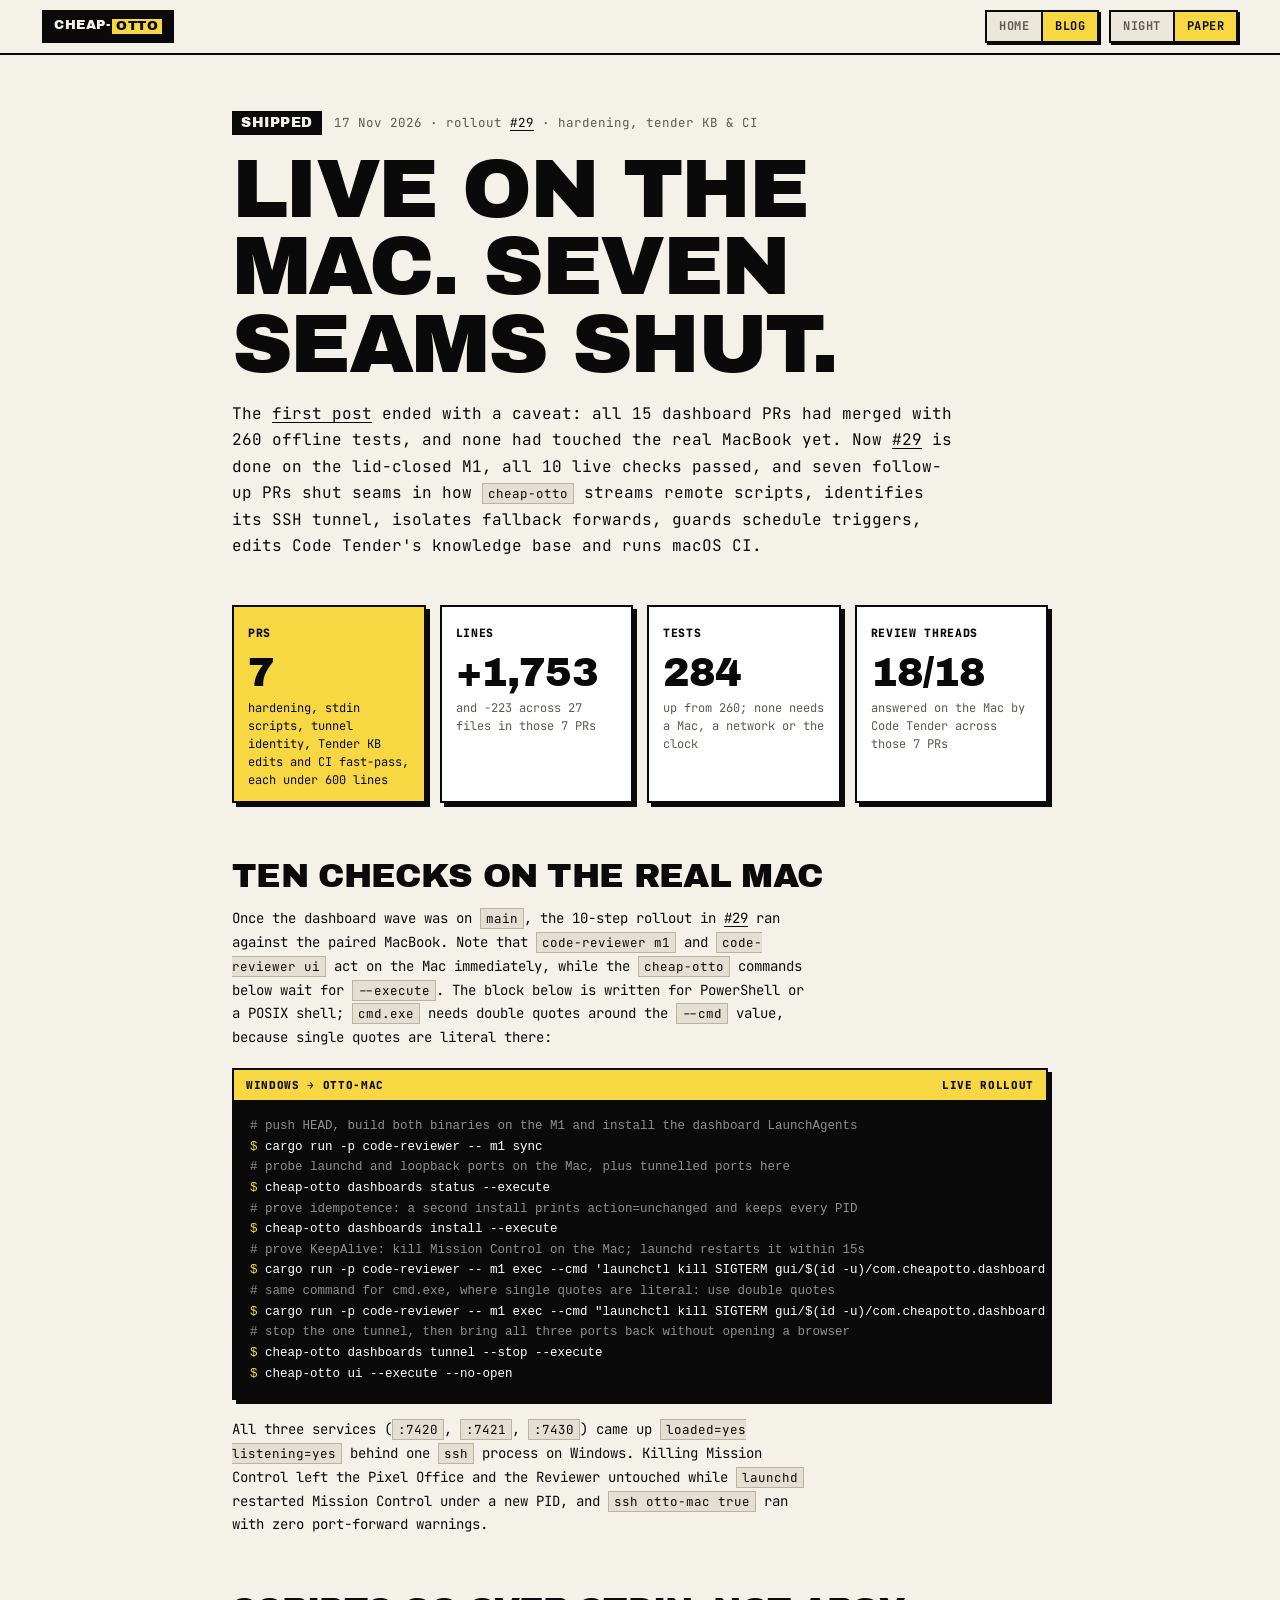
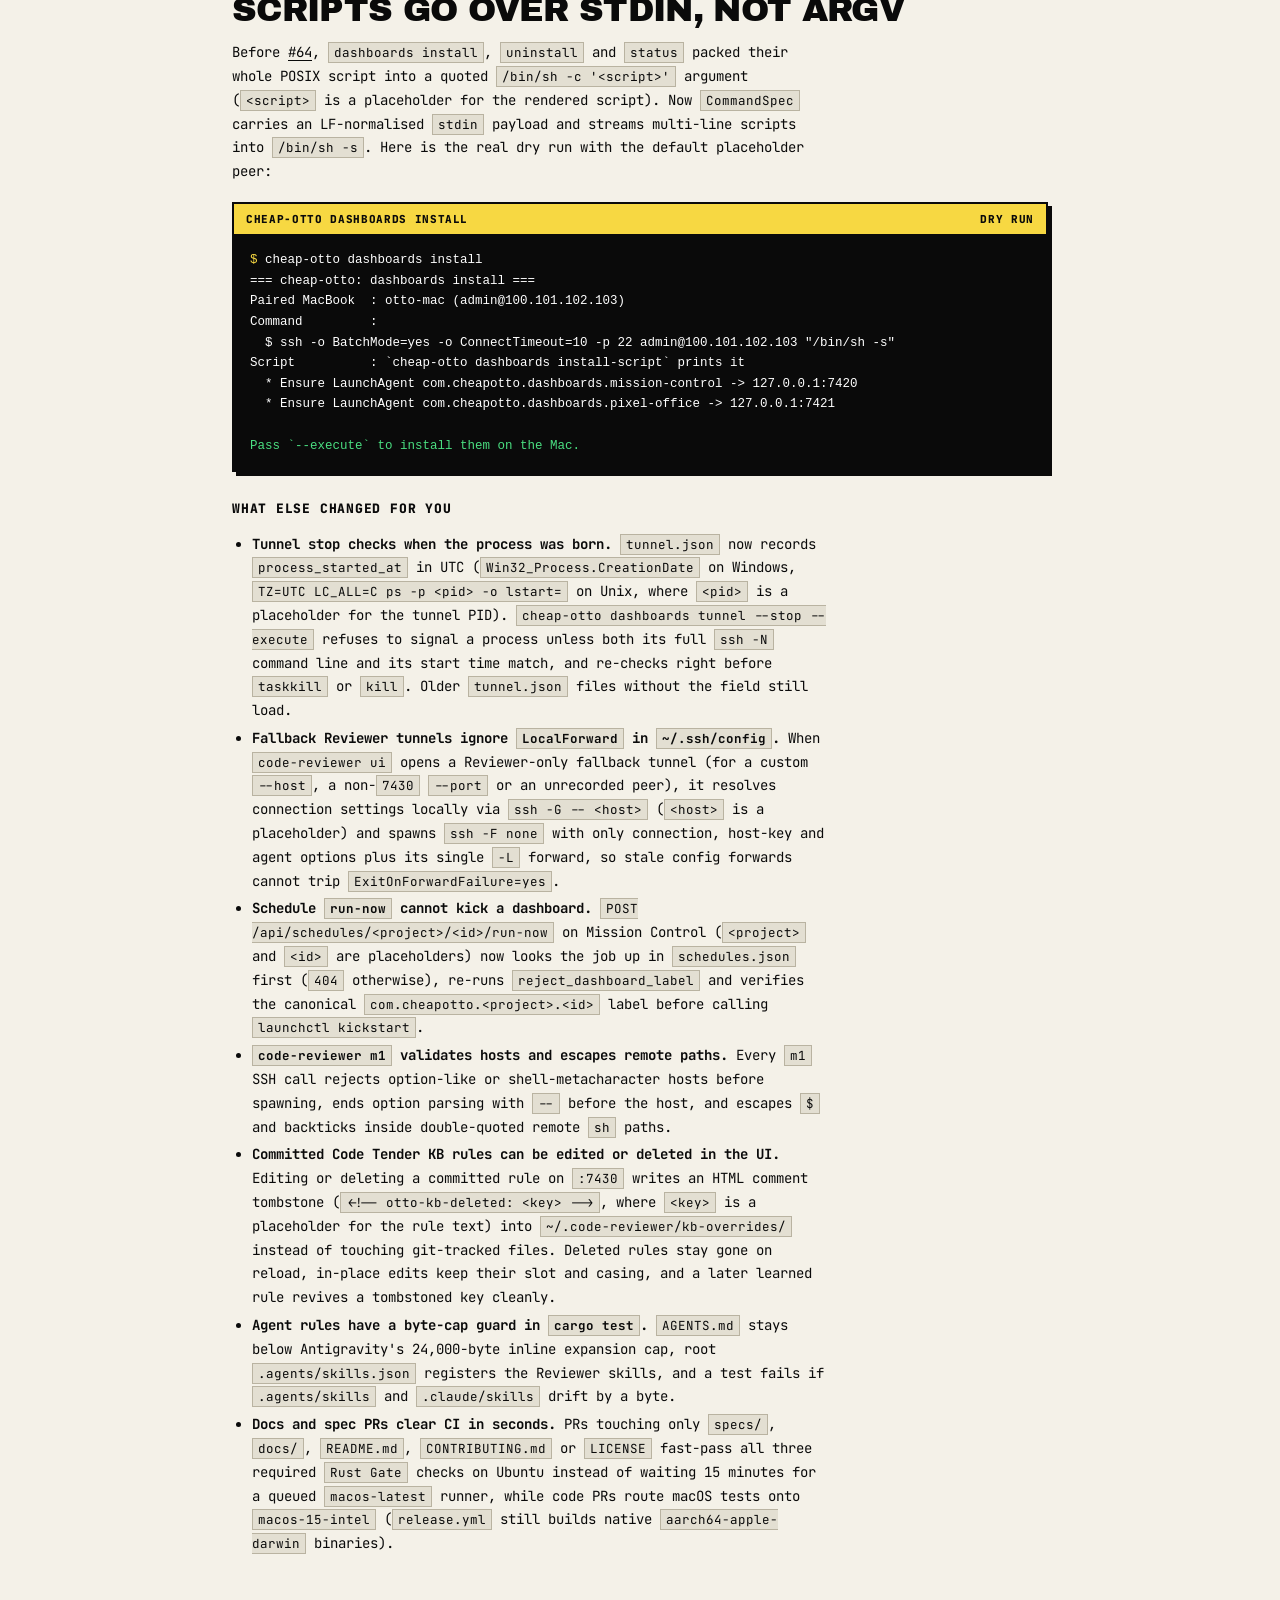
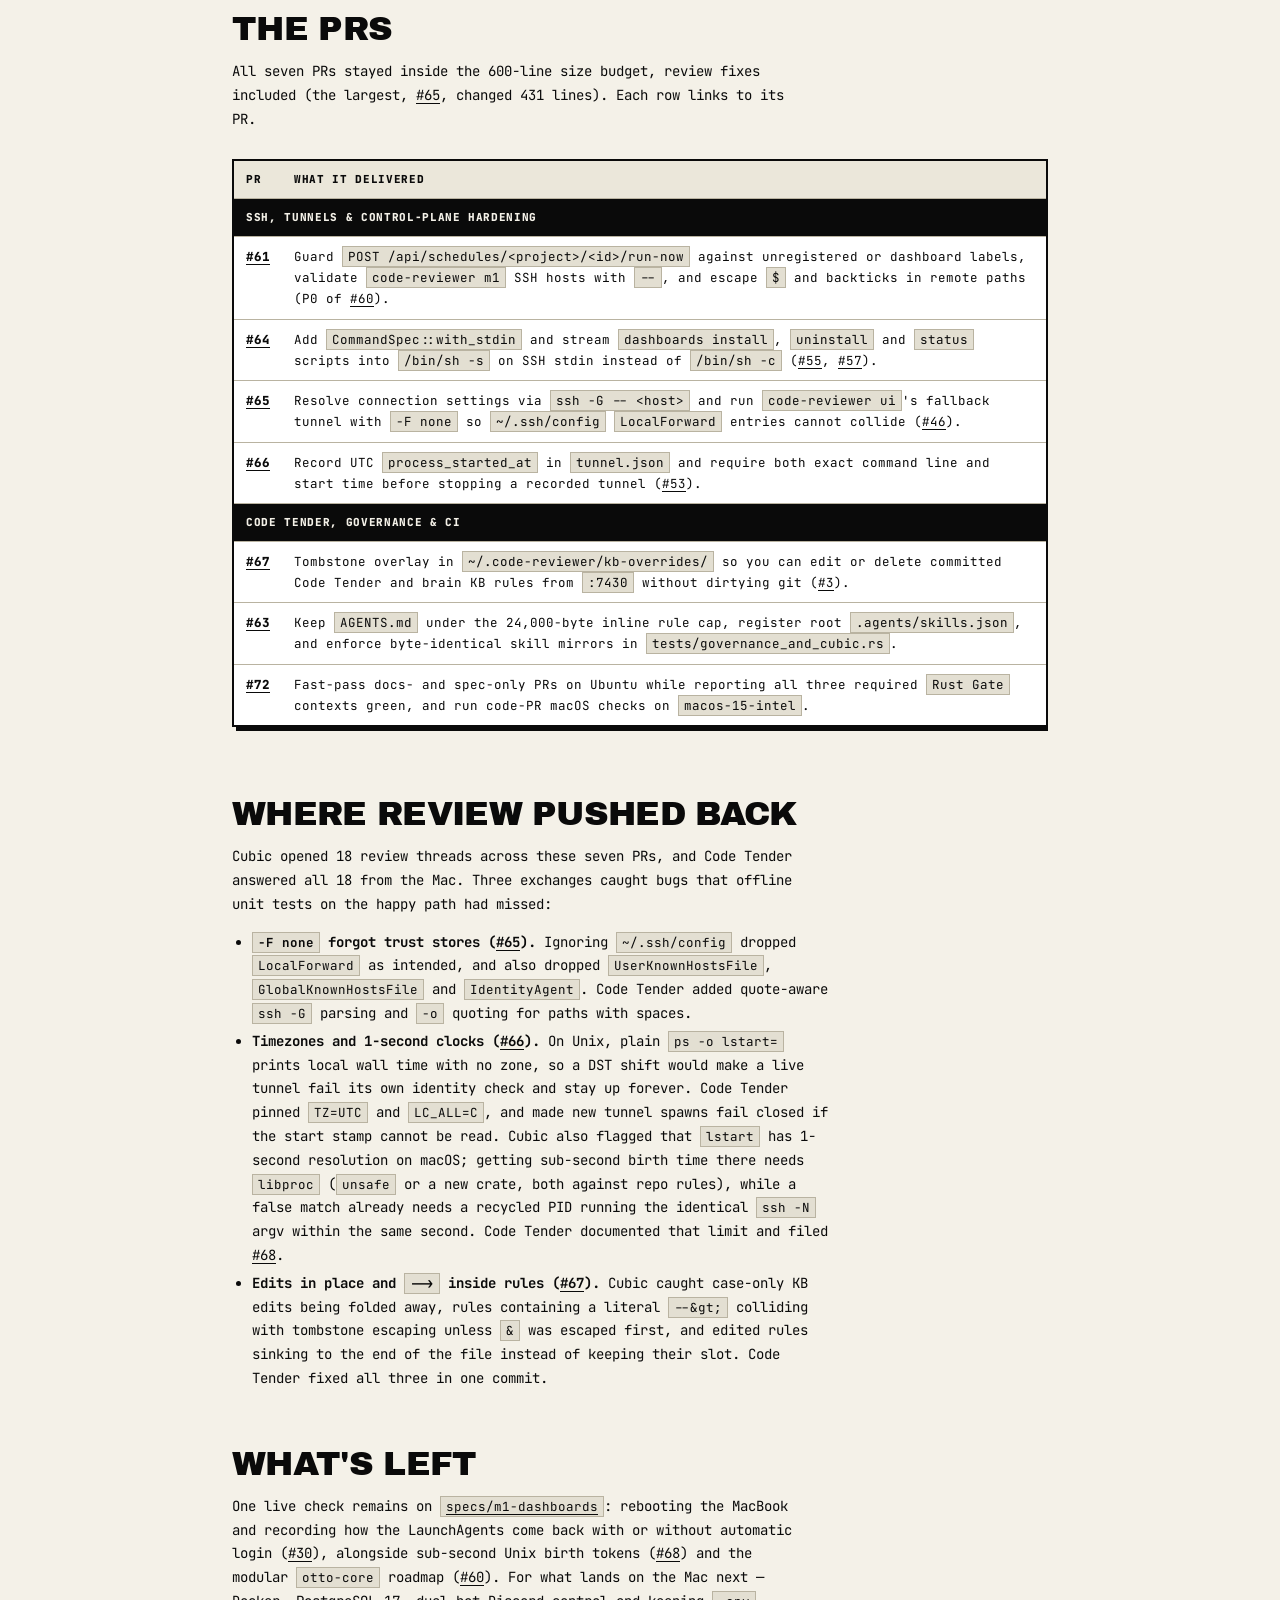
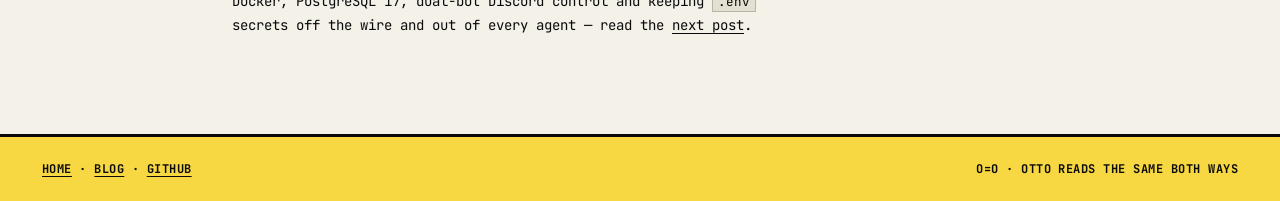
<file: docs/blog/2026-11-17-live-on-the-mac.html>
<!doctype html>
<html lang="en" data-theme="night">
<head>
<meta charset="utf-8">
<meta name="viewport" content="width=device-width, initial-scale=1">
<title>Live on the Mac, seven seams shut · cheap-otto blog</title>
<meta name="description" content="The three launchd dashboards passed their 10-step rollout on the real MacBook, and 7 PRs shut seams across SSH stdin scripts, process-bound tunnels, schedule run-now, Code Tender KB edits and macOS CI.">
<meta name="theme-color" content="#F7D842">
<meta property="og:title" content="Live on the Mac, seven seams shut · cheap-otto">
<meta property="og:description" content="10 live checks passed on the old MacBook, and 7 PRs hardened SSH stdin scripts, process-bound tunnels, fallback forwards, Code Tender's KB overlay and CI.">
<meta property="og:image" content="https://cokitron.github.io/cheap-otto/assets/social-preview.png">
<meta property="og:url" content="https://cokitron.github.io/cheap-otto/blog/2026-11-17-live-on-the-mac.html">
<meta name="twitter:card" content="summary_large_image">
<link rel="icon" type="image/svg+xml" href="../assets/otto-mark.svg">
<link rel="preconnect" href="https://fonts.googleapis.com">
<link rel="preconnect" href="https://fonts.gstatic.com" crossorigin>
<link href="https://fonts.googleapis.com/css2?family=Archivo+Black&family=JetBrains+Mono:wght@400;700;800&display=swap" rel="stylesheet">
<script>
  (function () {
    var t = null;
    try { t = localStorage.getItem('otto-theme'); } catch (e) {}
    if (t !== 'night' && t !== 'paper') { t = window.matchMedia && matchMedia('(prefers-color-scheme: light)').matches ? 'paper' : 'night'; }
    document.documentElement.setAttribute('data-theme', t);
  })();
</script>
<link rel="stylesheet" href="blog.css">
</head>
<body>

<header class="top">
  <div class="top-in">
    <a class="brandmark" href="../" aria-label="cheap-otto home">cheap-<b>otto</b></a>
    <div class="top-nav">
      <nav class="modenav" aria-label="Site"><a href="../">Home</a><a href="./" class="on">Blog</a></nav>
      <div class="modenav" role="group" aria-label="Theme"><button type="button" data-theme-btn="night">Night</button><button type="button" data-theme-btn="paper">Paper</button></div>
    </div>
  </div>
</header>

<main class="wrap">
  <article>
    <div class="post-head">
      <div class="sechead"><span class="sectag">Shipped</span><span class="secsub"><time datetime="2026-11-17">17 Nov 2026</time> · rollout <a href="https://github.com/cokitron/cheap-otto/issues/29">#29</a> · hardening, tender KB &amp; CI</span></div>
      <h1>Live on the Mac. Seven seams shut.</h1>
      <p class="lede">The <a href="2026-11-15-three-dashboards-one-tunnel.html">first post</a> ended with a caveat: all 15 dashboard PRs had merged with 260 offline tests, and none had touched the real MacBook yet. Now <a href="https://github.com/cokitron/cheap-otto/issues/29">#29</a> is done on the lid-closed M1, all 10 live checks passed, and seven follow-up PRs shut seams in how <code>cheap-otto</code> streams remote scripts, identifies its SSH tunnel, isolates fallback forwards, guards schedule triggers, edits Code Tender's knowledge base and runs macOS CI.</p>
    </div>

    <div class="stats">
      <div class="card stat y"><span class="label">PRs</span><span class="num">7</span><p>hardening, stdin scripts, tunnel identity, Tender KB edits and CI fast-pass, each under 600 lines</p></div>
      <div class="card stat"><span class="label">Lines</span><span class="num">+1,753</span><p>and −223 across 27 files in those 7 PRs</p></div>
      <div class="card stat"><span class="label">Tests</span><span class="num">284</span><p>up from 260; none needs a Mac, a network or the clock</p></div>
      <div class="card stat"><span class="label">Review threads</span><span class="num">18/18</span><p>answered on the Mac by Code Tender across those 7 PRs</p></div>
    </div>

    <h2>Ten checks on the real Mac</h2>
    <p>Once the dashboard wave was on <code>main</code>, the 10-step rollout in <a href="https://github.com/cokitron/cheap-otto/issues/29">#29</a> ran against the paired MacBook. Note that <code>code-reviewer m1</code> and <code>code-reviewer ui</code> act on the Mac immediately, while the <code>cheap-otto</code> commands below wait for <code>--execute</code>. The block below is written for PowerShell or a POSIX shell; <code>cmd.exe</code> needs double quotes around the <code>--cmd</code> value, because single quotes are literal there:</p>
    <div class="term"><div class="term-bar"><span>windows → otto-mac</span><span>live rollout</span></div><pre><span class="c"># push HEAD, build both binaries on the M1 and install the dashboard LaunchAgents</span>
<span class="p">$</span> cargo run -p code-reviewer -- m1 sync
<span class="c"># probe launchd and loopback ports on the Mac, plus tunnelled ports here</span>
<span class="p">$</span> cheap-otto dashboards status --execute
<span class="c"># prove idempotence: a second install prints action=unchanged and keeps every PID</span>
<span class="p">$</span> cheap-otto dashboards install --execute
<span class="c"># prove KeepAlive: kill Mission Control on the Mac; launchd restarts it within 15s</span>
<span class="p">$</span> cargo run -p code-reviewer -- m1 exec --cmd 'launchctl kill SIGTERM gui/$(id -u)/com.cheapotto.dashboards.mission-control'
<span class="c"># same command for cmd.exe, where single quotes are literal: use double quotes</span>
<span class="p">$</span> cargo run -p code-reviewer -- m1 exec --cmd "launchctl kill SIGTERM gui/$(id -u)/com.cheapotto.dashboards.mission-control"
<span class="c"># stop the one tunnel, then bring all three ports back without opening a browser</span>
<span class="p">$</span> cheap-otto dashboards tunnel --stop --execute
<span class="p">$</span> cheap-otto ui --execute --no-open</pre></div>
    <p>All three services (<code>:7420</code>, <code>:7421</code>, <code>:7430</code>) came up <code>loaded=yes listening=yes</code> behind one <code>ssh</code> process on Windows. Killing Mission Control left the Pixel Office and the Reviewer untouched while <code>launchd</code> restarted Mission Control under a new PID, and <code>ssh otto-mac true</code> ran with zero port-forward warnings.</p>

    <h2>Scripts go over stdin, not argv</h2>
    <p>Before <a href="https://github.com/cokitron/cheap-otto/pull/64">#64</a>, <code>dashboards install</code>, <code>uninstall</code> and <code>status</code> packed their whole POSIX script into a quoted <code>/bin/sh -c '&lt;script&gt;'</code> argument (<code>&lt;script&gt;</code> is a placeholder for the rendered script). Now <code>CommandSpec</code> carries an LF-normalised <code>stdin</code> payload and streams multi-line scripts into <code>/bin/sh -s</code>. Here is the real dry run with the default placeholder peer:</p>
    <div class="term"><div class="term-bar"><span>cheap-otto dashboards install</span><span>dry run</span></div><pre><span class="p">$</span> cheap-otto dashboards install
=== cheap-otto: dashboards install ===
Paired MacBook  : otto-mac (admin@100.101.102.103)
Command         :
  $ ssh -o BatchMode=yes -o ConnectTimeout=10 -p 22 admin@100.101.102.103 "/bin/sh -s"
Script          : `cheap-otto dashboards install-script` prints it
  * Ensure LaunchAgent com.cheapotto.dashboards.mission-control -&gt; 127.0.0.1:7420
  * Ensure LaunchAgent com.cheapotto.dashboards.pixel-office -&gt; 127.0.0.1:7421

<span class="ok">Pass `--execute` to install them on the Mac.</span></pre></div>

    <h3>What else changed for you</h3>
    <ul class="tight">
      <li><strong>Tunnel stop checks when the process was born.</strong> <code>tunnel.json</code> now records <code>process_started_at</code> in UTC (<code>Win32_Process.CreationDate</code> on Windows, <code>TZ=UTC LC_ALL=C ps -p &lt;pid&gt; -o lstart=</code> on Unix, where <code>&lt;pid&gt;</code> is a placeholder for the tunnel PID). <code>cheap-otto dashboards tunnel --stop --execute</code> refuses to signal a process unless both its full <code>ssh -N</code> command line and its start time match, and re-checks right before <code>taskkill</code> or <code>kill</code>. Older <code>tunnel.json</code> files without the field still load.</li>
      <li><strong>Fallback Reviewer tunnels ignore <code>LocalForward</code> in <code>~/.ssh/config</code>.</strong> When <code>code-reviewer ui</code> opens a Reviewer-only fallback tunnel (for a custom <code>--host</code>, a non-<code>7430</code> <code>--port</code> or an unrecorded peer), it resolves connection settings locally via <code>ssh -G -- &lt;host&gt;</code> (<code>&lt;host&gt;</code> is a placeholder) and spawns <code>ssh -F none</code> with only connection, host-key and agent options plus its single <code>-L</code> forward, so stale config forwards cannot trip <code>ExitOnForwardFailure=yes</code>.</li>
      <li><strong>Schedule <code>run-now</code> cannot kick a dashboard.</strong> <code>POST /api/schedules/&lt;project&gt;/&lt;id&gt;/run-now</code> on Mission Control (<code>&lt;project&gt;</code> and <code>&lt;id&gt;</code> are placeholders) now looks the job up in <code>schedules.json</code> first (<code>404</code> otherwise), re-runs <code>reject_dashboard_label</code> and verifies the canonical <code>com.cheapotto.&lt;project&gt;.&lt;id&gt;</code> label before calling <code>launchctl kickstart</code>.</li>
      <li><strong><code>code-reviewer m1</code> validates hosts and escapes remote paths.</strong> Every <code>m1</code> SSH call rejects option-like or shell-metacharacter hosts before spawning, ends option parsing with <code>--</code> before the host, and escapes <code>$</code> and backticks inside double-quoted remote <code>sh</code> paths.</li>
      <li><strong>Committed Code Tender KB rules can be edited or deleted in the UI.</strong> Editing or deleting a committed rule on <code>:7430</code> writes an HTML comment tombstone (<code>&lt;!-- otto-kb-deleted: &lt;key&gt; --&gt;</code>, where <code>&lt;key&gt;</code> is a placeholder for the rule text) into <code>~/.code-reviewer/kb-overrides/</code> instead of touching git-tracked files. Deleted rules stay gone on reload, in-place edits keep their slot and casing, and a later learned rule revives a tombstoned key cleanly.</li>
      <li><strong>Agent rules have a byte-cap guard in <code>cargo test</code>.</strong> <code>AGENTS.md</code> stays below Antigravity's 24,000-byte inline expansion cap, root <code>.agents/skills.json</code> registers the Reviewer skills, and a test fails if <code>.agents/skills</code> and <code>.claude/skills</code> drift by a byte.</li>
      <li><strong>Docs and spec PRs clear CI in seconds.</strong> PRs touching only <code>specs/</code>, <code>docs/</code>, <code>README.md</code>, <code>CONTRIBUTING.md</code> or <code>LICENSE</code> fast-pass all three required <code>Rust Gate</code> checks on Ubuntu instead of waiting 15 minutes for a queued <code>macos-latest</code> runner, while code PRs route macOS tests onto <code>macos-15-intel</code> (<code>release.yml</code> still builds native <code>aarch64-apple-darwin</code> binaries).</li>
    </ul>

    <h2>The PRs</h2>
    <p>All seven PRs stayed inside the 600-line size budget, review fixes included (the largest, <a href="https://github.com/cokitron/cheap-otto/pull/65">#65</a>, changed 431 lines). Each row links to its PR.</p>
    <div class="scroll-x">
    <table class="ledger">
      <thead><tr><th>PR</th><th>What it delivered</th></tr></thead>
      <tbody>
        <tr class="phase"><td colspan="2">SSH, tunnels &amp; control-plane hardening</td></tr>
        <tr><td><a href="https://github.com/cokitron/cheap-otto/pull/61">#61</a></td><td>Guard <code>POST /api/schedules/&lt;project&gt;/&lt;id&gt;/run-now</code> against unregistered or dashboard labels, validate <code>code-reviewer m1</code> SSH hosts with <code>--</code>, and escape <code>$</code> and backticks in remote paths (P0 of <a href="https://github.com/cokitron/cheap-otto/issues/60">#60</a>).</td></tr>
        <tr><td><a href="https://github.com/cokitron/cheap-otto/pull/64">#64</a></td><td>Add <code>CommandSpec::with_stdin</code> and stream <code>dashboards install</code>, <code>uninstall</code> and <code>status</code> scripts into <code>/bin/sh -s</code> on SSH stdin instead of <code>/bin/sh -c</code> (<a href="https://github.com/cokitron/cheap-otto/issues/55">#55</a>, <a href="https://github.com/cokitron/cheap-otto/issues/57">#57</a>).</td></tr>
        <tr><td><a href="https://github.com/cokitron/cheap-otto/pull/65">#65</a></td><td>Resolve connection settings via <code>ssh -G -- &lt;host&gt;</code> and run <code>code-reviewer ui</code>'s fallback tunnel with <code>-F none</code> so <code>~/.ssh/config</code> <code>LocalForward</code> entries cannot collide (<a href="https://github.com/cokitron/cheap-otto/issues/46">#46</a>).</td></tr>
        <tr><td><a href="https://github.com/cokitron/cheap-otto/pull/66">#66</a></td><td>Record UTC <code>process_started_at</code> in <code>tunnel.json</code> and require both exact command line and start time before stopping a recorded tunnel (<a href="https://github.com/cokitron/cheap-otto/issues/53">#53</a>).</td></tr>
        <tr class="phase"><td colspan="2">Code Tender, governance &amp; CI</td></tr>
        <tr><td><a href="https://github.com/cokitron/cheap-otto/pull/67">#67</a></td><td>Tombstone overlay in <code>~/.code-reviewer/kb-overrides/</code> so you can edit or delete committed Code Tender and brain KB rules from <code>:7430</code> without dirtying git (<a href="https://github.com/cokitron/cheap-otto/issues/3">#3</a>).</td></tr>
        <tr><td><a href="https://github.com/cokitron/cheap-otto/pull/63">#63</a></td><td>Keep <code>AGENTS.md</code> under the 24,000-byte inline rule cap, register root <code>.agents/skills.json</code>, and enforce byte-identical skill mirrors in <code>tests/governance_and_cubic.rs</code>.</td></tr>
        <tr><td><a href="https://github.com/cokitron/cheap-otto/pull/72">#72</a></td><td>Fast-pass docs- and spec-only PRs on Ubuntu while reporting all three required <code>Rust Gate</code> contexts green, and run code-PR macOS checks on <code>macos-15-intel</code>.</td></tr>
      </tbody>
    </table>
    </div>

    <h2>Where review pushed back</h2>
    <p>Cubic opened 18 review threads across these seven PRs, and Code Tender answered all 18 from the Mac. Three exchanges caught bugs that offline unit tests on the happy path had missed:</p>
    <ul class="tight">
      <li><strong><code>-F none</code> forgot trust stores (<a href="https://github.com/cokitron/cheap-otto/pull/65">#65</a>).</strong> Ignoring <code>~/.ssh/config</code> dropped <code>LocalForward</code> as intended, and also dropped <code>UserKnownHostsFile</code>, <code>GlobalKnownHostsFile</code> and <code>IdentityAgent</code>. Code Tender added quote-aware <code>ssh -G</code> parsing and <code>-o</code> quoting for paths with spaces.</li>
      <li><strong>Timezones and 1-second clocks (<a href="https://github.com/cokitron/cheap-otto/pull/66">#66</a>).</strong> On Unix, plain <code>ps -o lstart=</code> prints local wall time with no zone, so a DST shift would make a live tunnel fail its own identity check and stay up forever. Code Tender pinned <code>TZ=UTC</code> and <code>LC_ALL=C</code>, and made new tunnel spawns fail closed if the start stamp cannot be read. Cubic also flagged that <code>lstart</code> has 1-second resolution on macOS; getting sub-second birth time there needs <code>libproc</code> (<code>unsafe</code> or a new crate, both against repo rules), while a false match already needs a recycled PID running the identical <code>ssh -N</code> argv within the same second. Code Tender documented that limit and filed <a href="https://github.com/cokitron/cheap-otto/issues/68">#68</a>.</li>
      <li><strong>Edits in place and <code>--&gt;</code> inside rules (<a href="https://github.com/cokitron/cheap-otto/pull/67">#67</a>).</strong> Cubic caught case-only KB edits being folded away, rules containing a literal <code>--&amp;gt;</code> colliding with tombstone escaping unless <code>&amp;</code> was escaped first, and edited rules sinking to the end of the file instead of keeping their slot. Code Tender fixed all three in one commit.</li>
    </ul>

    <h2>What's left</h2>
    <p>One live check remains on <a href="https://github.com/cokitron/cheap-otto/tree/main/specs/m1-dashboards"><code>specs/m1-dashboards</code></a>: rebooting the MacBook and recording how the LaunchAgents come back with or without automatic login (<a href="https://github.com/cokitron/cheap-otto/issues/30">#30</a>), alongside sub-second Unix birth tokens (<a href="https://github.com/cokitron/cheap-otto/issues/68">#68</a>) and the modular <code>otto-core</code> roadmap (<a href="https://github.com/cokitron/cheap-otto/issues/60">#60</a>). For what lands on the Mac next — Docker, PostgreSQL 17, dual-bot Discord control and keeping <code>.env</code> secrets off the wire and out of every agent — read the <a href="2026-11-17-docker-discord-and-env-off-the-wire.html">next post</a>.</p>
  </article>
</main>

<footer>
  <div class="foot-in">
    <span><a href="../">Home</a> · <a href="./">Blog</a> · <a href="https://github.com/cokitron/cheap-otto">GitHub</a></span>
    <span>o=o · otto reads the same both ways</span>
  </div>
</footer>

<script>
(function () {
  var btns = Array.prototype.slice.call(document.querySelectorAll('[data-theme-btn]'));
  function setTheme(t) {
    document.documentElement.setAttribute('data-theme', t);
    btns.forEach(function (b) { b.classList.toggle('on', b.dataset.themeBtn === t); b.setAttribute('aria-pressed', b.dataset.themeBtn === t); });
    try { localStorage.setItem('otto-theme', t); } catch (e) {}
  }
  btns.forEach(function (b) { b.addEventListener('click', function () { setTheme(b.dataset.themeBtn); }); });
  setTheme(document.documentElement.getAttribute('data-theme') || 'night');
})();
</script>
</body>
</html>
</file>
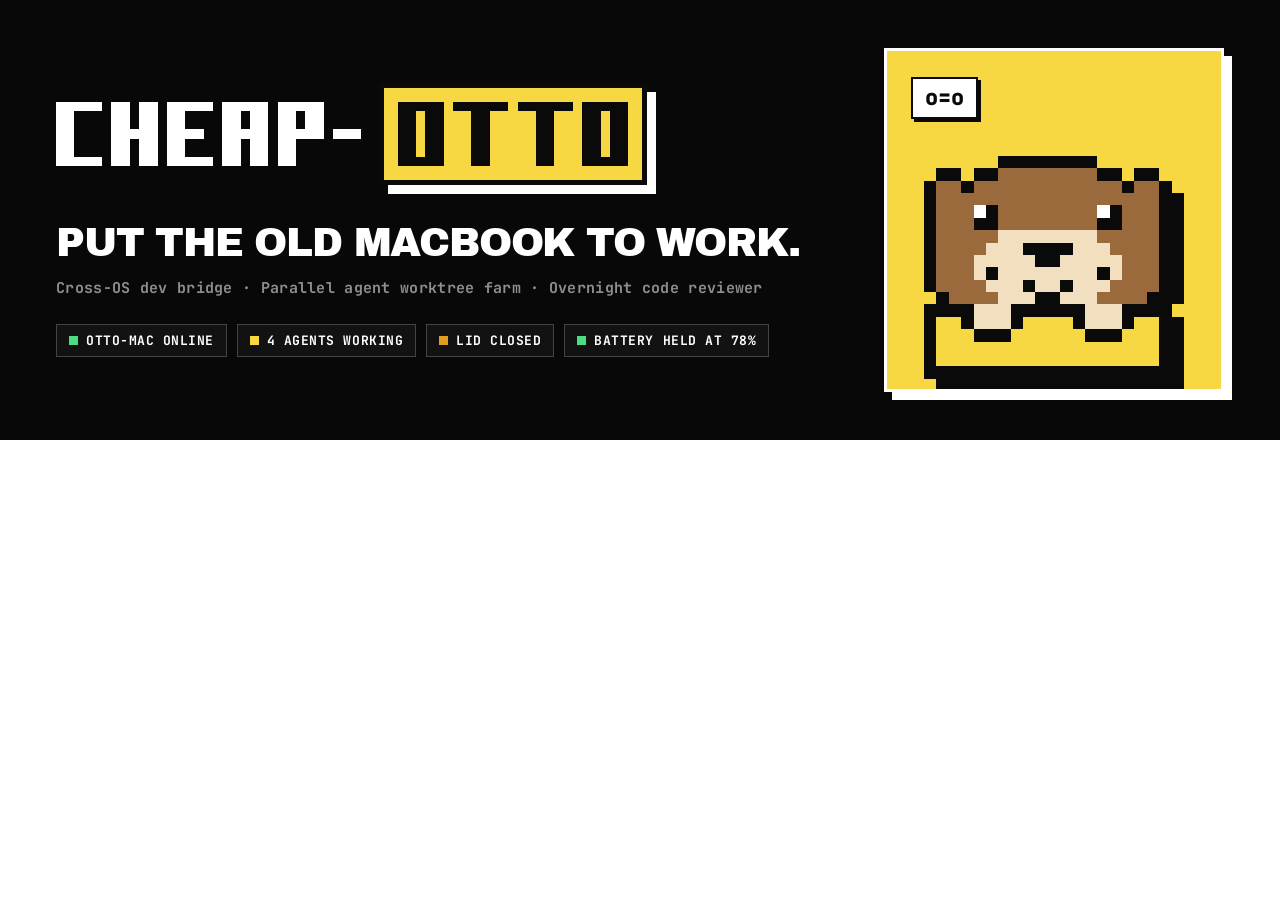
<file: scripts/brand/hero.html>
<!doctype html>
<!--
  Template for the README hero images and the GitHub social preview.
  Rendered to PNG by scripts/brand/render.sh with headless Chrome:
    ?k=night  -> .github/assets/readme-hero-dark.png   (1280x440 @2x)
    ?k=paper  -> .github/assets/readme-hero-light.png  (1280x440 @2x)
    ?k=social -> docs/assets/social-preview.png        (1280x640)
  Logos load from ../../docs/assets/ (override with ?a=<url>/), fonts from Google Fonts (network needed at render time).
-->
<html><head><meta charset="utf-8">
<link href="https://fonts.googleapis.com/css2?family=Archivo+Black&family=JetBrains+Mono:wght@400;700;800&display=block" rel="stylesheet">
<style>
  * { box-sizing: border-box; margin: 0; }
  html, body { width: 1280px; overflow: hidden; }
  body { font-family: "JetBrains Mono", monospace; }
  .night { --bg: #080808; --ink: #ffffff; --muted: #8e8e8e; --chip: #121212; --line: #444; }
  .paper { --bg: #f4f1e8; --ink: #0a0a0a; --muted: #5c5a52; --chip: #ebe7da; --line: #a8a290; }
  .hero { width: 1280px; height: 440px; background: var(--bg); color: var(--ink); position: relative; padding: 48px 56px; display: grid; grid-template-columns: 1fr 340px; gap: 32px; align-items: center; }
  .word { width: 600px; height: auto; display: block; }
  .tag { font: 400 40px/.95 "Archivo Black"; white-space: nowrap; letter-spacing: -.03em; text-transform: uppercase; margin: 30px 0 16px; }
  .sub { font-size: 15px; white-space: nowrap; color: var(--muted); font-weight: 700; letter-spacing: .02em; }
  .chips { display: flex; gap: 10px; margin-top: 26px; flex-wrap: wrap; }
  .chip { display: inline-flex; align-items: center; gap: 8px; padding: 7px 12px; border: 1.5px solid var(--line); background: var(--chip); font-size: 13px; text-transform: uppercase; letter-spacing: .04em; font-weight: 700; }
  .chip i { width: 9px; height: 9px; display: inline-block; background: #4ADE80; }
  .chip i.y { background: #F7D842; } .chip i.a { background: #DE9E1E; }
  .slab { position: relative; height: 344px; background: #F7D842; border: 3px solid var(--ink); box-shadow: 8px 8px 0 var(--ink); display: grid; place-items: end center; overflow: hidden; }
  .slab img { width: 260px; image-rendering: pixelated; display: block; margin-bottom: -2px; }
  .bubble { position: absolute; top: 26px; left: 24px; background: #fff; color: #0a0a0a; border: 2px solid #0a0a0a; box-shadow: 3px 3px 0 #0a0a0a; font: 800 22px/1 "JetBrains Mono"; padding: 8px 12px; }

  .social { width: 1280px; height: 640px; background: #F7D842; color: #0a0a0a; padding: 60px 64px; position: relative; overflow: hidden; }
  .social .word { width: 640px; }
  .social h1 { font: 400 92px/.9 "Archivo Black"; letter-spacing: -.035em; text-transform: uppercase; margin-top: 46px; max-width: 760px; }
  .social p { font-size: 22px; font-weight: 700; margin-top: 26px; max-width: 700px; line-height: 1.45; }
  .social .otter { position: absolute; right: 64px; bottom: 0; width: 360px; image-rendering: pixelated; }
  .social .bar { position: absolute; left: 0; right: 0; top: 0; height: 16px; background: #0a0a0a; }
  .social .chips .chip { background: #0a0a0a; color: #fff; border-color: #0a0a0a; }
  .social .url { position: absolute; right: 64px; top: 52px; font-weight: 800; font-size: 18px; background: #0a0a0a; color: #F7D842; padding: 8px 12px; }
</style></head>
<body>
<div id="v"></div>
<script>
  var q = new URLSearchParams(location.search), kind = q.get('k');
  if (['night', 'paper', 'social'].indexOf(kind) < 0) kind = 'night';
  var A = (q.get('a') || '../../docs/assets/').replace(/[&<>"']/g, function (c) {
    return '&#' + c.charCodeAt(0) + ';';
  });
  var v = document.getElementById('v');
  if (kind === 'social') {
    v.innerHTML = '<div class="social"><div class="bar"></div><img class="word" src="' + A + 'otto-wordmark-ink.svg"><span class="url">github.com/cokitron/cheap-otto</span>' +
      '<h1>Put the old MacBook to work.</h1>' +
      '<p>Cross-OS dev bridge · parallel agent worktree farm · overnight code reviewer. 100% reversible.</p>' +
      '<div class="chips"><span class="chip"><i></i>Windows ⇄ macOS</span><span class="chip"><i class="y"></i>claude · agy · kiro</span><span class="chip"><i></i>78% battery cap</span></div>' +
      '<img class="otter" src="' + A + 'otto-pixel.svg"></div>';
  } else {
    var dark = kind === 'night';
    v.innerHTML = '<div class="hero ' + kind + '"><div>' +
      '<img class="word" src="' + A + (dark ? 'otto-wordmark-white.svg' : 'otto-wordmark-ink.svg') + '">' +
      '<div class="tag">Put the old MacBook to work.</div>' +
      '<div class="sub">Cross-OS dev bridge · Parallel agent worktree farm · Overnight code reviewer</div>' +
      '<div class="chips"><span class="chip"><i></i>otto-mac online</span><span class="chip"><i class="y"></i>4 agents working</span><span class="chip"><i class="a"></i>lid closed</span><span class="chip"><i></i>battery held at 78%</span></div>' +
      '</div><div class="slab"><span class="bubble">o=o</span><img src="' + A + 'otto-pixel.svg"></div></div>';
  }
</script>
</body></html>
</file>
<file: docs/blog/blog.css>
/* cheap-otto blog: the tokens and atoms of docs/index.html, cut down for long-form pages. */
:root, [data-theme="night"] {
  --bg: #080808; --surface: #121212; --card: #161616; --press: #252525;
  --ink: #ffffff; --ink-dark: #0a0a0a; --on-dark: #ffffff; --muted: #8e8e8e; --muted-on-dark: #8e8e8e;
  --line-strong: #3a3a3a; --code-bg: #222222; --tile-dark: #171717;
  --yellow: #F7D842; --yellow-hover: #ffe159; --amber: #DE9E1E; --coral: #F07A74; --mint: #4ADE80; --cyan: #38BDF8;
  --link: #F7D842; --focus: #F7D842;
  --shadow-sm: 2px 2px 0 #ffffff; --shadow: 4px 4px 0 #ffffff; --shadow-lg: 6px 6px 0 #ffffff;
  --font-display: "Archivo Black", "Arial Black", Impact, system-ui, sans-serif;
  --font-mono: "JetBrains Mono", "IBM Plex Mono", "SFMono-Regular", "Cascadia Mono", Menlo, Consolas, ui-monospace, monospace;
  color-scheme: dark;
}
[data-theme="paper"] {
  --bg: #f4f1e8; --surface: #ebe7da; --card: #ffffff; --press: #e3dfd2;
  --ink: #0a0a0a; --muted: #5c5a52; --line-strong: #b9b3a1; --code-bg: #e3dfd2; --tile-dark: #0a0a0a;
  --link: #0a0a0a; --focus: #0a0a0a;
  --shadow-sm: 2px 2px 0 #0a0a0a; --shadow: 4px 4px 0 #0a0a0a; --shadow-lg: 6px 6px 0 #0a0a0a;
  color-scheme: light;
}

* { box-sizing: border-box; border-radius: 0; }
body { margin: 0; background: var(--bg); color: var(--ink); font: 14px/1.7 var(--font-mono); -webkit-font-smoothing: antialiased; overflow-x: hidden; }
a { color: var(--link); text-underline-offset: 3px; }
a:hover { background: var(--yellow); color: var(--ink-dark); text-decoration: none; }
:focus-visible { outline: 3px solid var(--focus); outline-offset: 2px; }
code { font-family: var(--font-mono); background: var(--code-bg); border: 1px solid var(--line-strong); padding: 1px 5px; font-size: 12.5px; overflow-wrap: anywhere; }
.wrap { max-width: 860px; margin: 0 auto; padding: 0 22px; }
@media (max-width: 600px) { .wrap { padding: 0 16px; } }

/* header */
header.top { position: sticky; top: 0; z-index: 50; background: var(--bg); border-bottom: 2px solid var(--ink); }
.top-in { display: flex; align-items: center; justify-content: space-between; gap: 12px; padding: 10px 22px; max-width: 1240px; margin: 0 auto; }
@media (max-width: 520px) { .top-in { padding: 10px 16px; } }
.brandmark { display: inline-flex; background: var(--ink); color: var(--bg); font: 400 13px/1 var(--font-display); letter-spacing: .04em; padding: 7px 10px; text-transform: uppercase; text-decoration: none; border: 2px solid var(--ink); }
.brandmark:hover { background: var(--ink); color: var(--bg); }
.brandmark b { background: var(--yellow); color: var(--ink-dark); padding: 1px 4px; font-weight: 400; margin-left: 2px; }
.modenav { display: inline-flex; border: 2px solid var(--ink); background: var(--surface); box-shadow: var(--shadow-sm); }
.modenav a, .modenav button { border: 0; border-right: 2px solid var(--ink); background: transparent; color: var(--muted); padding: 7px 12px; font: 700 12px/1.2 var(--font-mono); letter-spacing: .04em; text-transform: uppercase; text-decoration: none; cursor: pointer; }
.modenav > :last-child { border-right: 0; }
.modenav a:hover, .modenav button:hover { background: var(--press); color: var(--ink); }
.modenav .on { background: var(--yellow); color: var(--ink-dark); }
.top-nav { display: flex; gap: 10px; align-items: center; flex-wrap: wrap; justify-content: flex-end; }

/* article */
.post-head { padding: 56px 0 8px; }
.sechead { display: flex; align-items: baseline; gap: 12px; flex-wrap: wrap; margin: 0 0 10px; }
.sectag { background: var(--ink); color: var(--bg); font: 400 14px/1.3 var(--font-display); letter-spacing: .04em; padding: 3px 9px; text-transform: uppercase; }
.secsub { color: var(--muted); font-size: 12.5px; }
h1 { font: 400 clamp(38px, 8vw, 84px)/.92 var(--font-display); letter-spacing: -.03em; text-transform: uppercase; margin: 16px 0 18px; }
h2 { font: 400 clamp(24px, 4vw, 34px)/1 var(--font-display); letter-spacing: -.02em; text-transform: uppercase; margin: 56px 0 14px; }
h3 { font: 800 13px/1.4 var(--font-mono); letter-spacing: .06em; text-transform: uppercase; margin: 28px 0 8px; }
.lede { font-size: 16px; line-height: 1.65; margin: 0 0 8px; }
p, li { max-width: 72ch; }
ul.tight { padding-left: 20px; }
ul.tight li { margin: 4px 0; }
.label { font-size: 11.5px; font-weight: 800; letter-spacing: .06em; text-transform: uppercase; }
.card { background: var(--card); border: 2px solid var(--ink); box-shadow: var(--shadow); }

/* stat tiles: big number plus a word */
.stats { display: grid; grid-template-columns: repeat(4, minmax(0, 1fr)); gap: 14px; margin: 30px 0 8px; }
@media (max-width: 760px) { .stats { grid-template-columns: repeat(2, minmax(0, 1fr)); } }
.stat { padding: 14px 14px 12px; }
.stat .num { display: block; font: 400 clamp(26px, 4.4vw, 40px)/1 var(--font-display); letter-spacing: -.02em; margin: 8px 0 6px; }
.stat p { margin: 0; color: var(--muted); font-size: 12px; line-height: 1.5; }
.stat.y { background: var(--yellow); color: var(--ink-dark); }
.stat.y p { color: var(--ink-dark); }

/* terminal */
.term { background: var(--tile-dark); color: var(--on-dark); border: 2px solid var(--ink); box-shadow: var(--shadow); font: 12.5px/1.65 var(--font-mono); margin: 18px 0; min-width: 0; }
.term-bar { display: flex; justify-content: space-between; gap: 10px; padding: 6px 12px; border-bottom: 2px solid var(--ink); background: var(--yellow); color: var(--ink-dark); font-weight: 800; font-size: 11px; letter-spacing: .06em; text-transform: uppercase; }
.term pre { margin: 0; padding: 14px 16px; overflow-x: auto; white-space: pre; }
.term .p { color: var(--yellow); } .term .c { color: var(--muted-on-dark); } .term .ok { color: var(--mint); }

/* PR ledger */
.ledger { width: 100%; border-collapse: collapse; margin: 14px 0; background: var(--card); border: 2px solid var(--ink); box-shadow: var(--shadow); font-size: 12.5px; }
.ledger th, .ledger td { text-align: left; vertical-align: top; padding: 9px 12px; border-bottom: 1.5px solid var(--line-strong); }
.ledger th { background: var(--surface); font-weight: 800; letter-spacing: .06em; text-transform: uppercase; font-size: 11px; }
.ledger td:first-child { white-space: nowrap; font-weight: 800; }
.ledger tr.phase td { background: var(--ink); color: var(--bg); font-weight: 800; letter-spacing: .06em; text-transform: uppercase; font-size: 11px; }
.scroll-x { overflow-x: auto; }
@media (max-width: 600px) { .ledger th, .ledger td { padding: 8px 8px; } }

/* post list */
.posts { list-style: none; padding: 0; margin: 28px 0; display: grid; gap: 18px; }
.post-card { display: block; padding: 18px 20px; text-decoration: none; color: var(--ink); transition: transform 60ms ease, box-shadow 60ms ease; }
.post-card:hover { background: var(--card); color: var(--ink); transform: translate(-1px,-1px); box-shadow: var(--shadow-lg); }
.post-card .t { display: block; font: 400 clamp(22px, 4vw, 30px)/1.05 var(--font-display); text-transform: uppercase; letter-spacing: -.02em; margin: 8px 0; }
.post-card p { margin: 0; color: var(--muted); }
@media (prefers-reduced-motion: reduce) { .post-card { transition: none; } .post-card:hover { transform: none; } }

/* footer */
footer { margin-top: 96px; background: var(--yellow); color: var(--ink-dark); border-top: 3px solid var(--ink); }
.foot-in { display: flex; flex-wrap: wrap; justify-content: space-between; gap: 8px 18px; padding: 22px; max-width: 1240px; margin: 0 auto; font-weight: 700; font-size: 12px; text-transform: uppercase; letter-spacing: .04em; }
.foot-in a { color: var(--ink-dark); }
.foot-in a:hover { background: var(--ink-dark); color: var(--yellow); }
</file>
